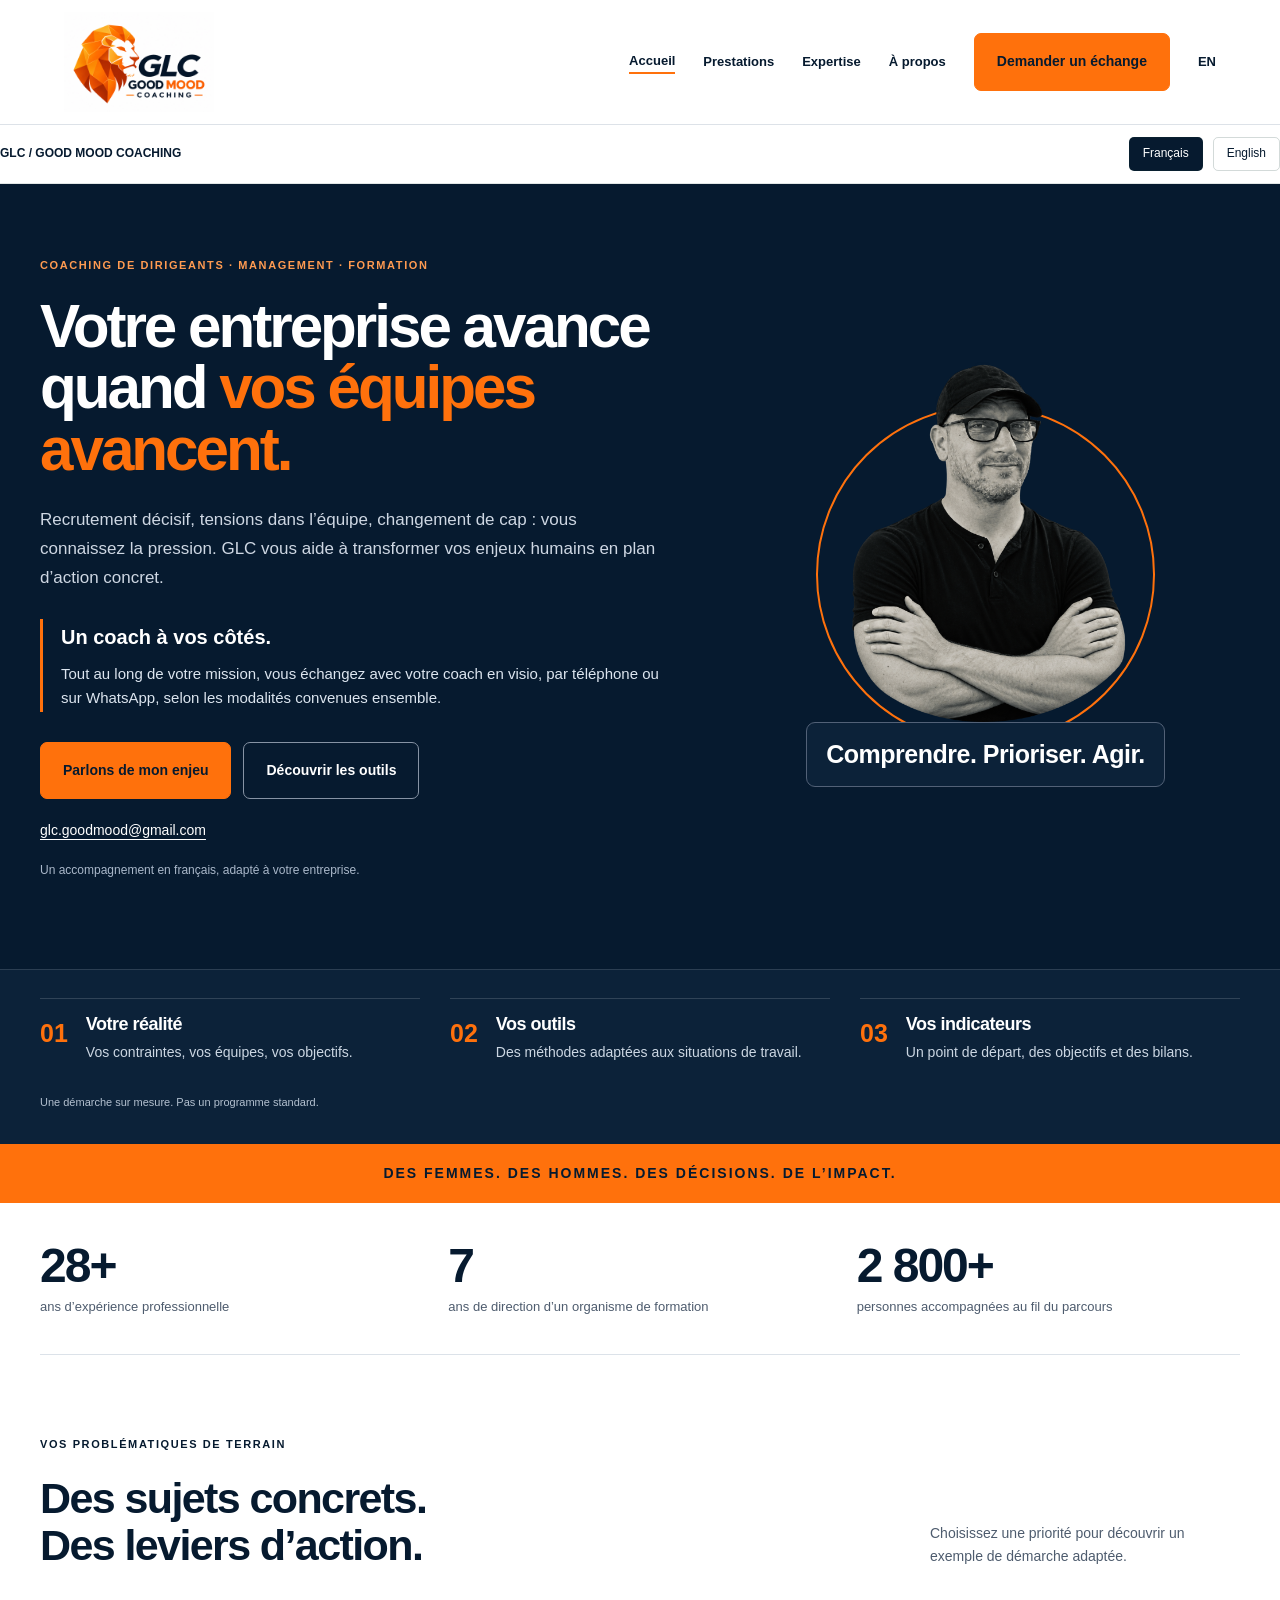
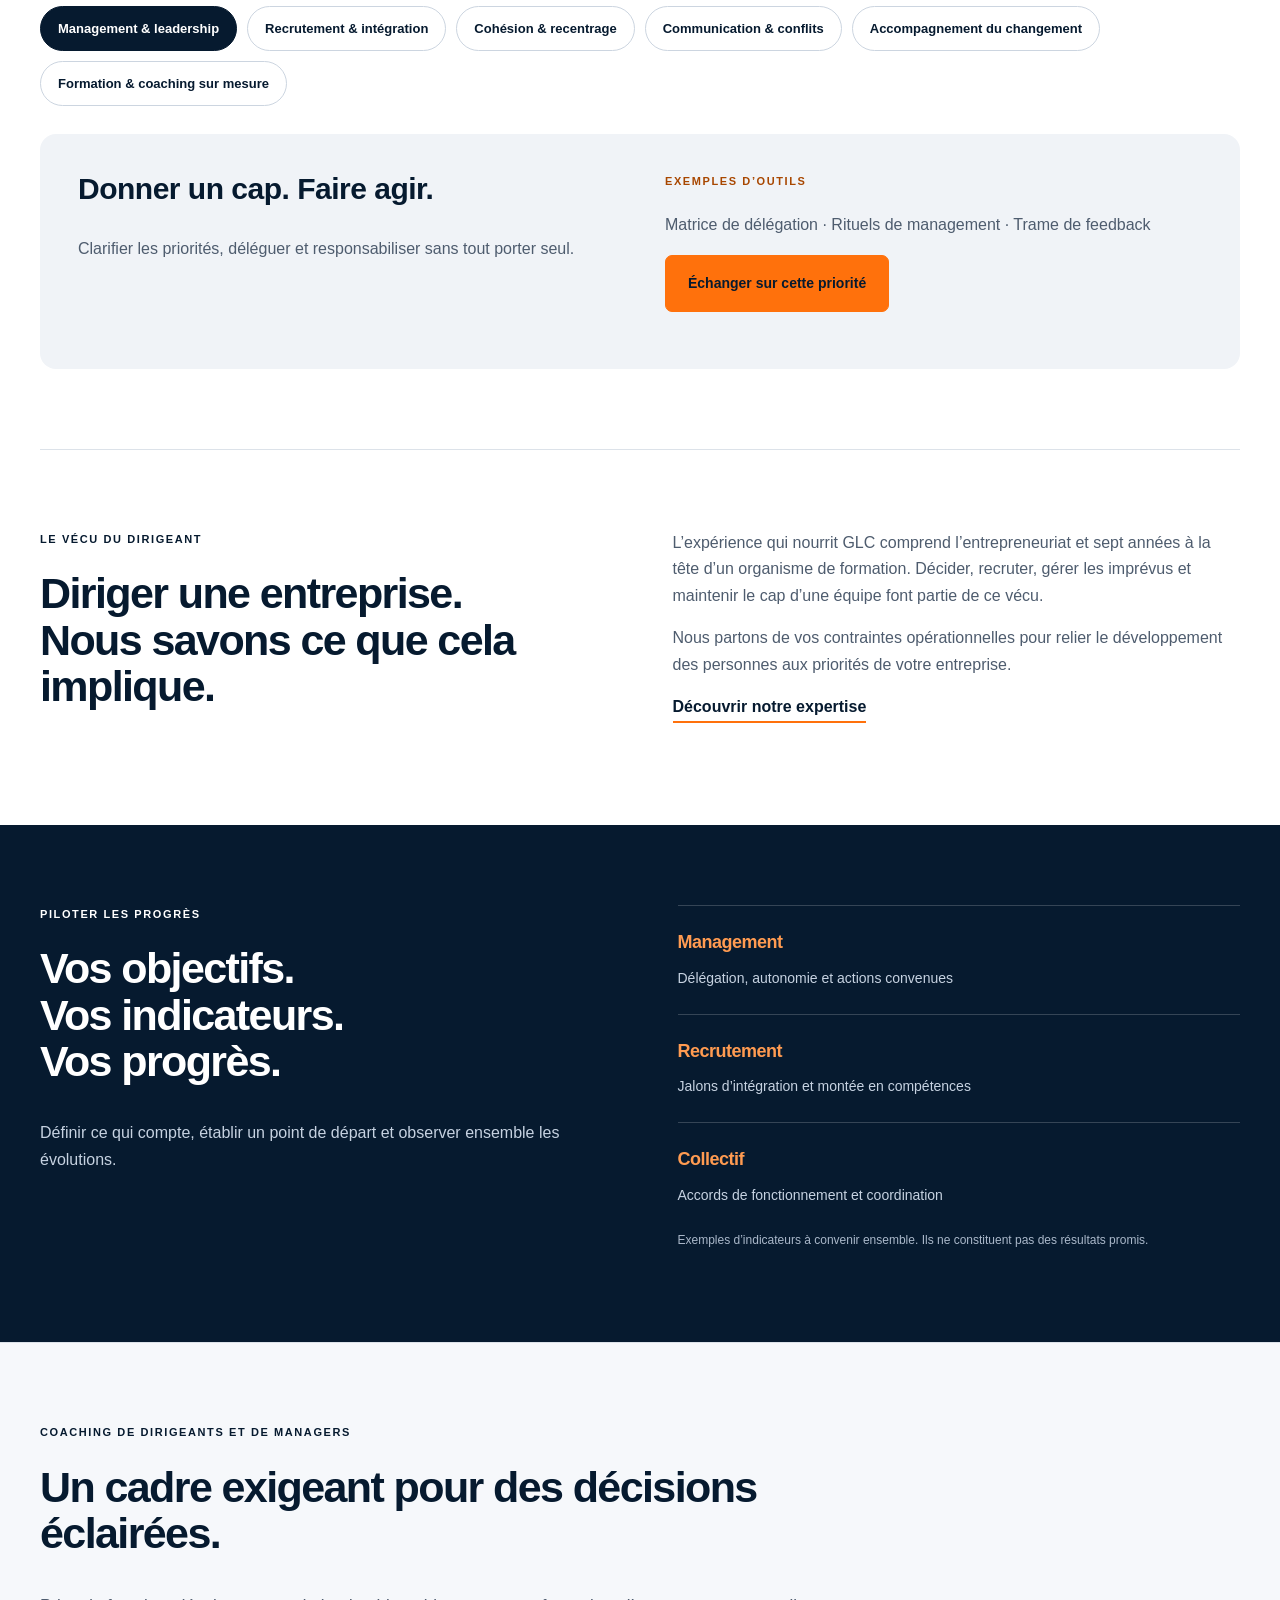
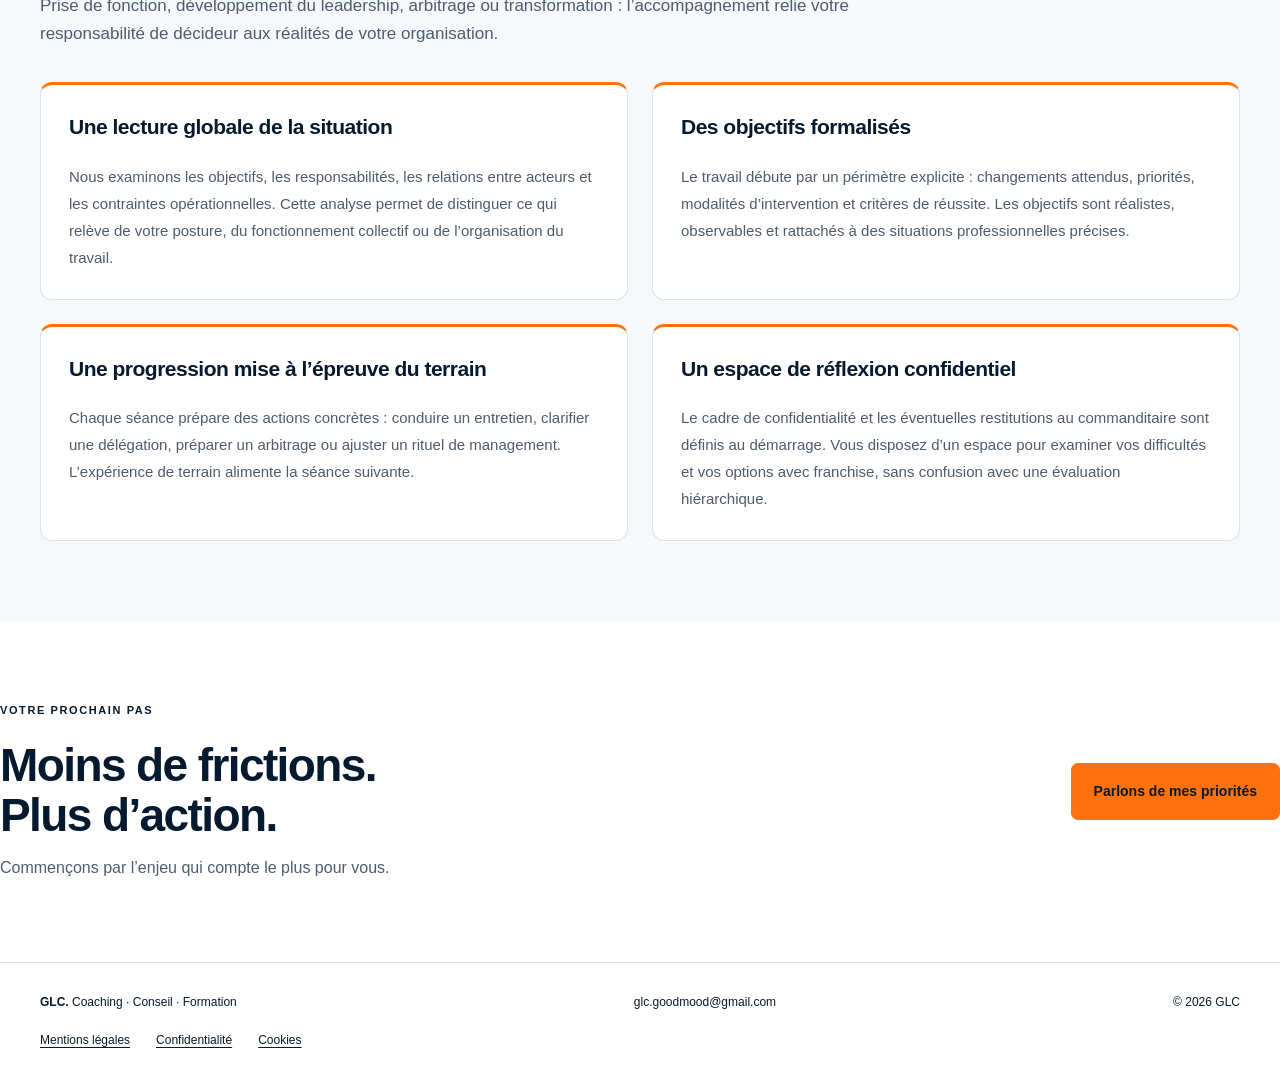
<file: index.html>
<!doctype html><html lang="fr"><head><meta charset="UTF-8"><meta name="viewport" content="width=device-width, initial-scale=1"><title>Coaching de dirigeants & formation des managers | GLC</title><meta name="description" content="GLC : coaching de dirigeants, formation de managers et accompagnement des équipes. Plus de 28 ans d’expérience au service de l’humain et des organisations."><meta name="theme-color" content="#061a2f"><link rel="stylesheet" href="style.css"></head><body><header><a class="logo" href="index.html" aria-label="GLC accueil"><img src="glc-good-mood-coaching.jpeg" alt="GLC Good Mood Coaching" width="1536" height="1024"></a><nav aria-label="Navigation principale"><a href="index.html" aria-current="page" >Accueil</a><a href="prestations.html" >Prestations</a><a href="expertise.html" >Expertise</a><a href="a-propos.html" >À propos</a><a href="contact.html" class="btn" >Demander un échange</a><a href="en-index.html" lang="en" aria-label="Read this page in English">EN</a></nav></header><main><div class="language-entry wrap"><b>GLC / GOOD MOOD COACHING</b><span><a href="index.html" aria-current="true">Français</a><a href="en-index.html" >English</a></span></div><section class="hero-band"><div class="wrap hero"><div><span class="eyebrow">Coaching de dirigeants · Management · Formation</span><h1>Votre entreprise avance<br>quand <em>vos équipes avancent.</em></h1><p class="intro">Recrutement décisif, tensions dans l’équipe, changement de cap : vous connaissez la pression. GLC vous aide à transformer vos enjeux humains en plan d’action concret.</p><div class="coach-availability"><strong>Un coach à vos côtés.</strong><p>Tout au long de votre mission, vous échangez avec votre coach en visio, par téléphone ou sur WhatsApp, selon les modalités convenues ensemble.</p></div><div class="actions"><a class="btn" href="contact.html">Parlons de mon enjeu</a><a class="btn light" href="#outils">Découvrir les outils</a></div><a class="hero-email" href="mailto:glc.goodmood@gmail.com">glc.goodmood@gmail.com</a><p class="note">Un accompagnement en français, adapté à votre entreprise.</p></div><div class="hero-companion"><div class="welcome-portrait"><div class="portrait-medallion"><img src="greg-portrait-transparent.png" alt="Coach GLC" width="1254" height="1254"></div></div><p class="portrait-signature">Comprendre. Prioriser. Agir.</p></div></div></section><section class="method-overview" aria-label="Notre démarche"><div class="wrap"><aside class="impact-board"><span class="eyebrow">VOTRE ENJEU → VOTRE PLAN</span><h2>Comprendre. Prioriser. Agir.</h2><div class="board-row"><b>01</b><div><h3>Votre réalité</h3><p>Vos contraintes, vos équipes, vos objectifs.</p></div></div><div class="board-row"><b>02</b><div><h3>Vos outils</h3><p>Des méthodes adaptées aux situations de travail.</p></div></div><div class="board-row"><b>03</b><div><h3>Vos indicateurs</h3><p>Un point de départ, des objectifs et des bilans.</p></div></div><span class="board-note">Une démarche sur mesure. Pas un programme standard.</span></aside></div></section><div class="signal-strip">DES FEMMES. DES HOMMES. DES DÉCISIONS. DE L’IMPACT.</div><div class="wrap"><div class="stats"><div class="stat"><b>28+</b><span>ans d’expérience professionnelle</span></div><div class="stat"><b>7</b><span>ans de direction d’un organisme de formation</span></div><div class="stat"><b>2 800+</b><span>personnes accompagnées au fil du parcours</span></div></div><section class="section" id="outils"><div class="section-head"><div><span class="eyebrow">VOS PROBLÉMATIQUES DE TERRAIN</span><h2>Des sujets concrets.<br>Des leviers d’action.</h2></div><p>Choisissez une priorité pour découvrir un exemple de démarche adaptée.</p></div><div class="challenge-tabs" role="group" aria-label="Votre priorité"><button class="challenge-tab" type="button" data-index="0" aria-pressed="true">Management & leadership</button><button class="challenge-tab" type="button" data-index="1" aria-pressed="false">Recrutement & intégration</button><button class="challenge-tab" type="button" data-index="2" aria-pressed="false">Cohésion & recentrage</button><button class="challenge-tab" type="button" data-index="3" aria-pressed="false">Communication & conflits</button><button class="challenge-tab" type="button" data-index="4" aria-pressed="false">Accompagnement du changement</button><button class="challenge-tab" type="button" data-index="5" aria-pressed="false">Formation & coaching sur mesure</button><div class="challenge-panel" id="challenge-panel" aria-live="polite"></div></div></section><section class="section founder"><div><span class="eyebrow">LE VÉCU DU DIRIGEANT</span><h2>Diriger une entreprise.<br>Nous savons ce que cela implique.</h2></div><div><p>L’expérience qui nourrit GLC comprend l’entrepreneuriat et sept années à la tête d’un organisme de formation. Décider, recruter, gérer les imprévus et maintenir le cap d’une équipe font partie de ce vécu.</p><p>Nous partons de vos contraintes opérationnelles pour relier le développement des personnes aux priorités de votre entreprise.</p><a href="expertise.html" class="text-link">Découvrir notre expertise</a></div></section></div><section class="dark section"><div class="wrap split"><div><span class="eyebrow">PILOTER LES PROGRÈS</span><h2>Vos objectifs.<br>Vos indicateurs.<br>Vos progrès.</h2><p>Définir ce qui compte, établir un point de départ et observer ensemble les évolutions.</p></div><div class="metrics-list"><div class="step"><h3>Management</h3><p>Délégation, autonomie et actions convenues</p></div><div class="step"><h3>Recrutement</h3><p>Jalons d’intégration et montée en compétences</p></div><div class="step"><h3>Collectif</h3><p>Accords de fonctionnement et coordination</p></div><p class="note">Exemples d’indicateurs à convenir ensemble. Ils ne constituent pas des résultats promis.</p></div></div></section><section class="section professional-section"><div class="wrap"><span class="eyebrow">COACHING DE DIRIGEANTS ET DE MANAGERS</span><h2>Un cadre exigeant pour des décisions éclairées.</h2><p class="section-intro">Prise de fonction, développement du leadership, arbitrage ou transformation : l’accompagnement relie votre responsabilité de décideur aux réalités de votre organisation.</p><div class="professional-grid"><article class="professional-card"><h3>Une lecture globale de la situation</h3><p>Nous examinons les objectifs, les responsabilités, les relations entre acteurs et les contraintes opérationnelles. Cette analyse permet de distinguer ce qui relève de votre posture, du fonctionnement collectif ou de l’organisation du travail.</p></article><article class="professional-card"><h3>Des objectifs formalisés</h3><p>Le travail débute par un périmètre explicite : changements attendus, priorités, modalités d’intervention et critères de réussite. Les objectifs sont réalistes, observables et rattachés à des situations professionnelles précises.</p></article><article class="professional-card"><h3>Une progression mise à l’épreuve du terrain</h3><p>Chaque séance prépare des actions concrètes : conduire un entretien, clarifier une délégation, préparer un arbitrage ou ajuster un rituel de management. L’expérience de terrain alimente la séance suivante.</p></article><article class="professional-card"><h3>Un espace de réflexion confidentiel</h3><p>Le cadre de confidentialité et les éventuelles restitutions au commanditaire sont définis au démarrage. Vous disposez d’un espace pour examiner vos difficultés et vos options avec franchise, sans confusion avec une évaluation hiérarchique.</p></article></div></div></section><section class="section wrap cta"><div><span class="eyebrow">VOTRE PROCHAIN PAS</span><h2>Moins de frictions.<br>Plus d’action.</h2><p>Commençons par l’enjeu qui compte le plus pour vous.</p></div><a class="btn" href="contact.html">Parlons de mes priorités</a></section><script>const challenges=[["management", "Management & leadership", "Donner un cap. Faire agir.", "Clarifier les priorités, déléguer et responsabiliser sans tout porter seul.", "Matrice de délégation · Rituels de management · Trame de feedback", "Autonomie, actions réalisées, temps consacré aux urgences"], ["recrutement", "Recrutement & intégration", "Choisir avec méthode. Intégrer avec soin.", "Objectiver les critères de recrutement et anticiper les difficultés d’intégration.", "Fiche de poste · Grille d’entretien structurée · Parcours 30/60/90 jours", "Jalons d’intégration, compétences acquises, points de vigilance"], ["equipes", "Cohésion & recentrage", "Une équipe. Un cap. Des engagements.", "Clarifier les rôles, recréer du dialogue et recentrer l’équipe sur ses objectifs.", "Cartographie des rôles · Atelier d’alignement · Engagements collectifs", "Clarté des responsabilités, coopération, suivi des engagements"], ["conflits", "Communication & conflits", "Sortir des tensions. Retrouver l’action.", "Comprendre les désaccords et préparer des échanges exigeants et constructifs.", "Analyse des situations · Trame d’entretien difficile · Accords de fonctionnement", "Points de blocage, accords suivis, qualité du dialogue"], ["changement", "Accompagnement du changement", "Transformer sans perdre le collectif.", "Donner du sens, écouter les résistances et préparer les managers à la transition.", "Cartographie des acteurs · Analyse des impacts · Plan de communication", "Adoption des nouvelles pratiques, freins identifiés, avancement"], ["formation", "Formation & coaching sur mesure", "Des outils qui sortent de la salle.", "Développer les compétences à partir de vos situations, de vos métiers et de vos contraintes.", "Diagnostic des besoins · Mises en situation · Plan de transfert au poste", "Compétences observées, application au travail, progression individuelle"]];const panel=document.getElementById('challenge-panel');function selectChallenge(i){const s=challenges[i];document.querySelectorAll('.challenge-tab').forEach((b,n)=>b.setAttribute('aria-pressed',String(n===i)));panel.replaceChildren();const copy=document.createElement('div');const h=document.createElement('h3');h.textContent=s[2];const p=document.createElement('p');p.textContent=s[3];copy.append(h,p);const tool=document.createElement('div');const label=document.createElement('span');label.className='eyebrow';label.textContent="EXEMPLES D\u2019OUTILS";const desc=document.createElement('p');desc.textContent=s[4];const a=document.createElement('a');a.className='btn';a.href='contact.html?besoin='+s[0];a.textContent="\u00c9changer sur cette priorit\u00e9";tool.append(label,desc,a);panel.append(copy,tool);}document.querySelectorAll('.challenge-tab').forEach(b=>b.addEventListener('click',()=>selectChallenge(Number(b.dataset.index))));selectChallenge(0);</script></main><footer><div class="wrap foot"><span><b>GLC.</b> Coaching · Conseil · Formation</span><a href="mailto:glc.goodmood@gmail.com">glc.goodmood@gmail.com</a><span>© 2026 GLC</span></div><div class="wrap legal-links"><a href="mentions-legales.html">Mentions légales</a><a href="mentions-legales.html#confidentialite">Confidentialité</a><a href="mentions-legales.html#cookies">Cookies</a></div></footer></body></html>
</file>
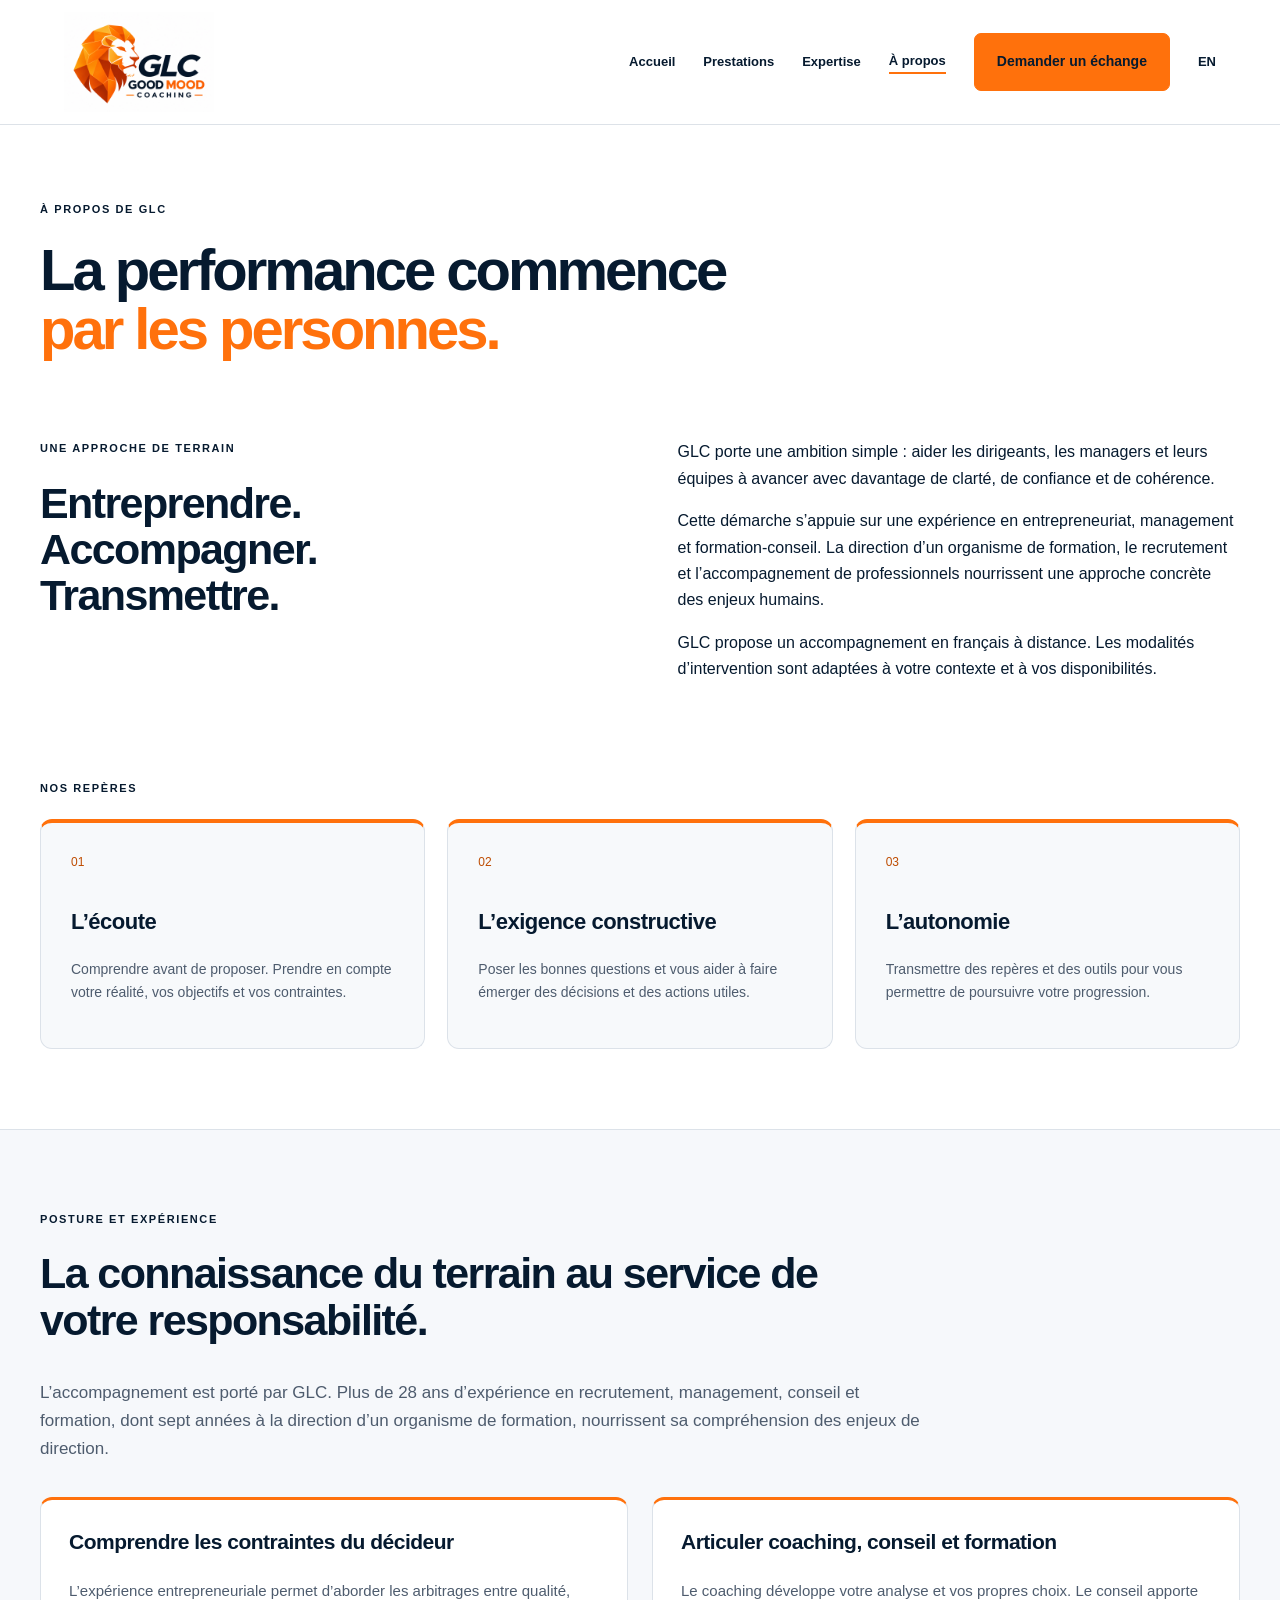
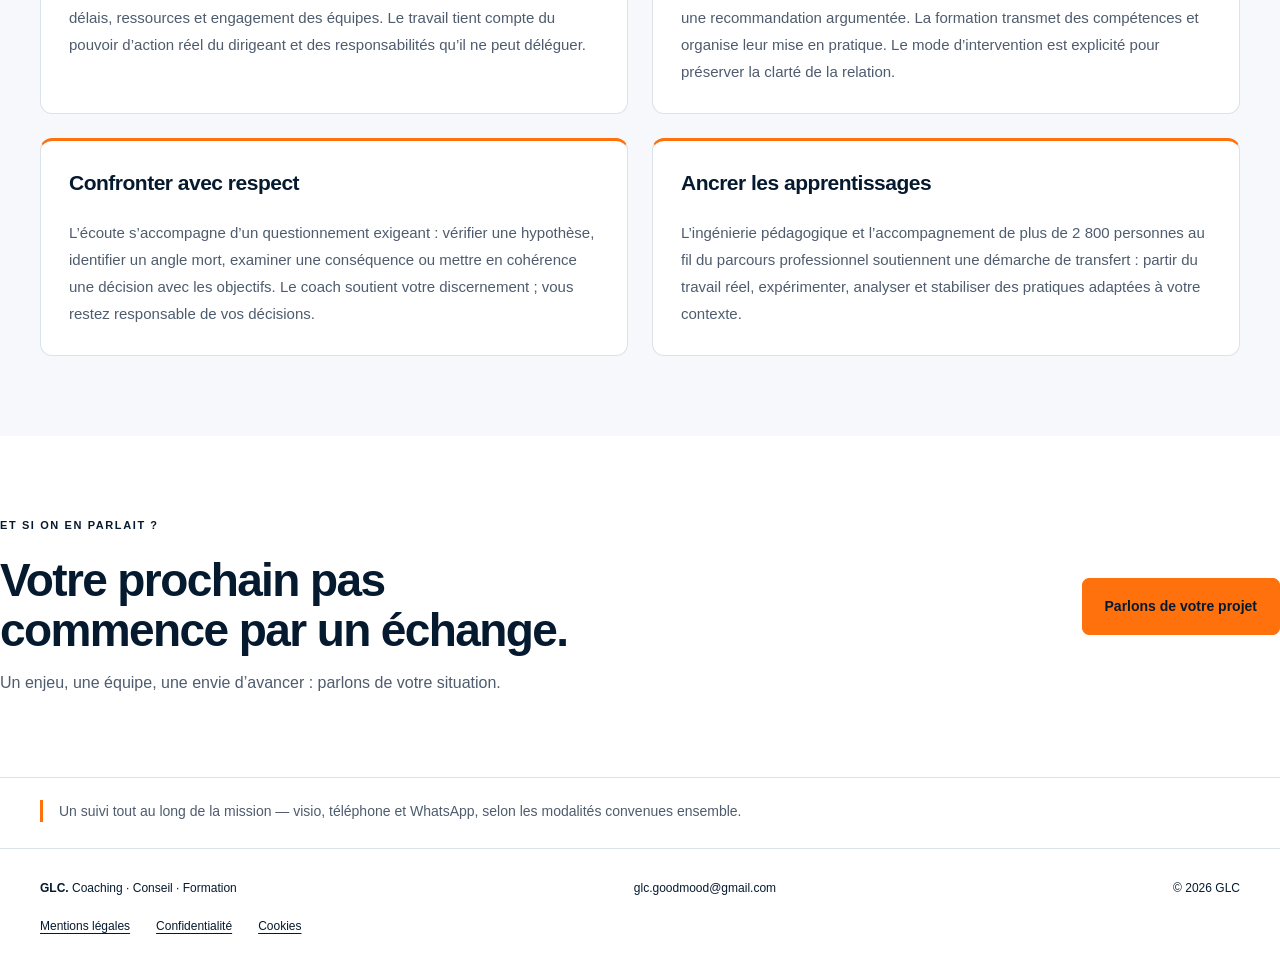
<file: a-propos.html>
<!doctype html><html lang="fr"><head><meta charset="UTF-8"><meta name="viewport" content="width=device-width, initial-scale=1"><title>À propos | GLC</title><meta name="description" content="GLC : coaching de dirigeants, formation de managers et accompagnement des équipes. Plus de 28 ans d’expérience au service de l’humain et des organisations."><meta name="theme-color" content="#061a2f"><link rel="stylesheet" href="style.css"></head><body><header><a class="logo" href="index.html" aria-label="GLC accueil"><img src="glc-good-mood-coaching.jpeg" alt="GLC Good Mood Coaching" width="1536" height="1024"></a><nav aria-label="Navigation principale"><a href="index.html" >Accueil</a><a href="prestations.html" >Prestations</a><a href="expertise.html" >Expertise</a><a href="a-propos.html" aria-current="page" >À propos</a><a href="contact.html" class="btn" >Demander un échange</a><a href="en-a-propos.html" lang="en" aria-label="Read this page in English">EN</a></nav></header><main><div class="wrap"><div class="page-head"><span class="eyebrow">À propos de GLC</span><h1>La performance commence<br><em>par les personnes.</em></h1></div><section class="split section" style="padding-top:10px"><div><span class="eyebrow">Une approche de terrain</span><h2>Entreprendre.<br>Accompagner.<br>Transmettre.</h2></div><div><p>GLC porte une ambition simple : aider les dirigeants, les managers et leurs équipes à avancer avec davantage de clarté, de confiance et de cohérence.</p><p>Cette démarche s’appuie sur une expérience en entrepreneuriat, management et formation-conseil. La direction d’un organisme de formation, le recrutement et l’accompagnement de professionnels nourrissent une approche concrète des enjeux humains.</p><p>GLC propose un accompagnement en français à distance. Les modalités d’intervention sont adaptées à votre contexte et à vos disponibilités.</p></div></section><section class="section" style="padding-top:0"><span class="eyebrow">Nos repères</span><div class="cards"><article class="card"><span class="num">01</span><h3>L’écoute</h3><p>Comprendre avant de proposer. Prendre en compte votre réalité, vos objectifs et vos contraintes.</p></article><article class="card"><span class="num">02</span><h3>L’exigence constructive</h3><p>Poser les bonnes questions et vous aider à faire émerger des décisions et des actions utiles.</p></article><article class="card"><span class="num">03</span><h3>L’autonomie</h3><p>Transmettre des repères et des outils pour vous permettre de poursuivre votre progression.</p></article></div></section></div><section class="section professional-section"><div class="wrap"><span class="eyebrow">POSTURE ET EXPÉRIENCE</span><h2>La connaissance du terrain au service de votre responsabilité.</h2><p class="section-intro">L’accompagnement est porté par GLC. Plus de 28 ans d’expérience en recrutement, management, conseil et formation, dont sept années à la direction d’un organisme de formation, nourrissent sa compréhension des enjeux de direction.</p><div class="professional-grid"><article class="professional-card"><h3>Comprendre les contraintes du décideur</h3><p>L’expérience entrepreneuriale permet d’aborder les arbitrages entre qualité, délais, ressources et engagement des équipes. Le travail tient compte du pouvoir d’action réel du dirigeant et des responsabilités qu’il ne peut déléguer.</p></article><article class="professional-card"><h3>Articuler coaching, conseil et formation</h3><p>Le coaching développe votre analyse et vos propres choix. Le conseil apporte une recommandation argumentée. La formation transmet des compétences et organise leur mise en pratique. Le mode d’intervention est explicité pour préserver la clarté de la relation.</p></article><article class="professional-card"><h3>Confronter avec respect</h3><p>L’écoute s’accompagne d’un questionnement exigeant : vérifier une hypothèse, identifier un angle mort, examiner une conséquence ou mettre en cohérence une décision avec les objectifs. Le coach soutient votre discernement ; vous restez responsable de vos décisions.</p></article><article class="professional-card"><h3>Ancrer les apprentissages</h3><p>L’ingénierie pédagogique et l’accompagnement de plus de 2 800 personnes au fil du parcours professionnel soutiennent une démarche de transfert : partir du travail réel, expérimenter, analyser et stabiliser des pratiques adaptées à votre contexte.</p></article></div></div></section><section class="section wrap cta"><div><span class="eyebrow">Et si on en parlait ?</span><h2>Votre prochain pas<br>commence par un échange.</h2><p>Un enjeu, une équipe, une envie d’avancer : parlons de votre situation.</p></div><a class="btn" href="contact.html">Parlons de votre projet</a></section><aside class="availability-reminder wrap"><p>Un suivi tout au long de la mission — visio, téléphone et WhatsApp, selon les modalités convenues ensemble.</p></aside></main><footer><div class="wrap foot"><span><b>GLC.</b> Coaching · Conseil · Formation</span><a href="mailto:glc.goodmood@gmail.com">glc.goodmood@gmail.com</a><span>© 2026 GLC</span></div><div class="wrap legal-links"><a href="mentions-legales.html">Mentions légales</a><a href="mentions-legales.html#confidentialite">Confidentialité</a><a href="mentions-legales.html#cookies">Cookies</a></div></footer></body></html>
</file>
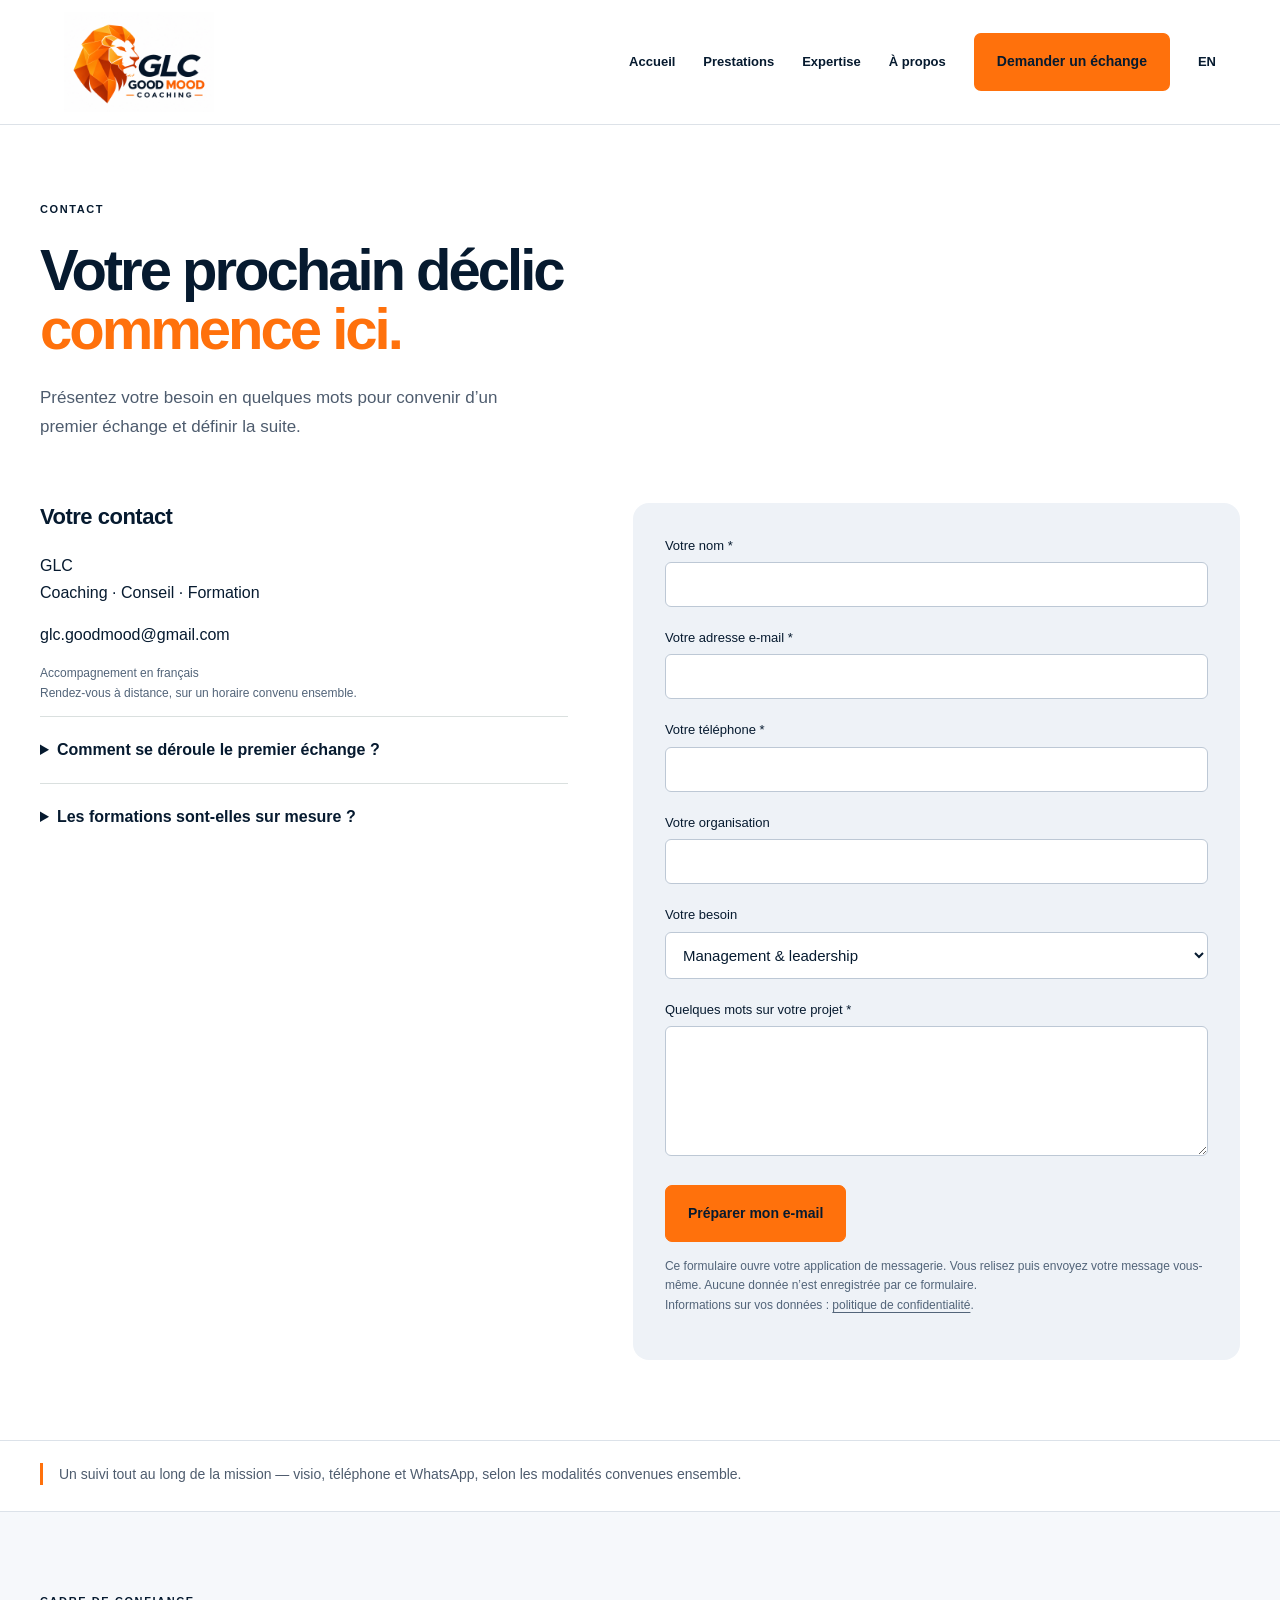
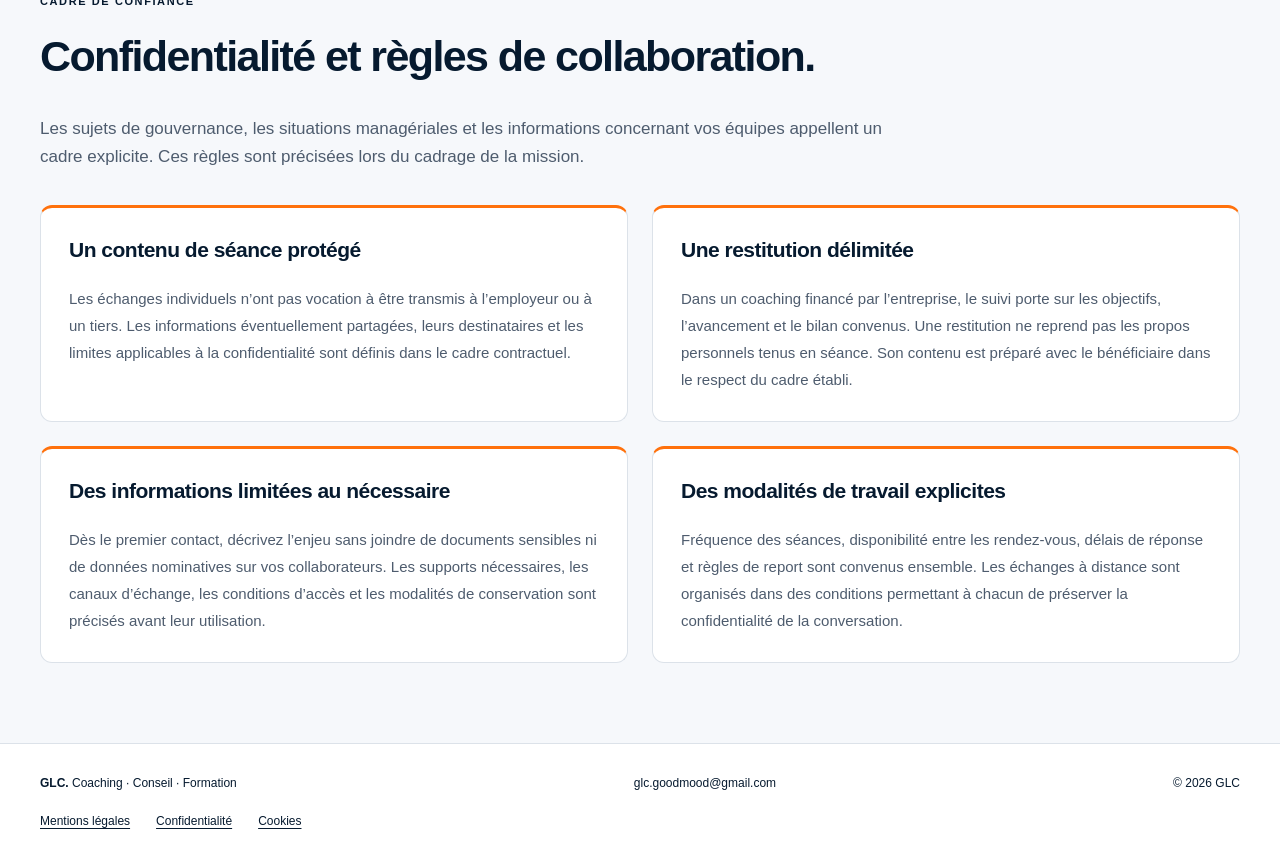
<file: contact.html>
<!doctype html><html lang="fr"><head><meta charset="UTF-8"><meta name="viewport" content="width=device-width, initial-scale=1"><title>Contact | GLC</title><meta name="description" content="GLC : coaching de dirigeants, formation de managers et accompagnement des équipes. Plus de 28 ans d’expérience au service de l’humain et des organisations."><meta name="theme-color" content="#061a2f"><link rel="stylesheet" href="style.css"></head><body><header><a class="logo" href="index.html" aria-label="GLC accueil"><img src="glc-good-mood-coaching.jpeg" alt="GLC Good Mood Coaching" width="1536" height="1024"></a><nav aria-label="Navigation principale"><a href="index.html" >Accueil</a><a href="prestations.html" >Prestations</a><a href="expertise.html" >Expertise</a><a href="a-propos.html" >À propos</a><a href="#contact-form" aria-current="page" class="btn" >Demander un échange</a><a href="en-contact.html" lang="en" aria-label="Read this page in English">EN</a></nav></header><main><div class="wrap"><div class="page-head"><span class="eyebrow">Contact</span><h1>Votre prochain déclic<br><em>commence ici.</em></h1><p class="intro">Présentez votre besoin en quelques mots pour convenir d’un premier échange et définir la suite.</p></div><div class="contact"><div><h3>Votre contact</h3><p>GLC<br>Coaching · Conseil · Formation</p><p><a href="mailto:glc.goodmood@gmail.com">glc.goodmood@gmail.com</a></p><p class="note">Accompagnement en français<br>Rendez-vous à distance, sur un horaire convenu ensemble.</p><details><summary>Comment se déroule le premier échange ?</summary><p>Nous faisons le point sur votre contexte, vos attentes et les possibilités d’accompagnement. Les modalités et le devis sont ensuite définis selon votre besoin.</p></details><details><summary>Les formations sont-elles sur mesure ?</summary><p>Oui. Le programme se construit autour de vos objectifs, du public concerné et des situations rencontrées sur le terrain.</p></details></div><form id="contact-form"><label for="name">Votre nom *</label><input id="name" name="name" autocomplete="name" required><label for="email">Votre adresse e-mail *</label><input id="email" type="email" name="email" autocomplete="email" required><label for="phone">Votre téléphone *</label><input id="phone" name="phone" type="tel" autocomplete="tel" required minlength="6" maxlength="25"><label for="org">Votre organisation</label><input id="org" name="org" autocomplete="organization"><label for="need">Votre besoin</label><select id="need"><option value="management">Management & leadership</option><option value="recrutement">Recrutement & intégration</option><option value="equipes">Cohésion & recentrage</option><option value="conflits">Communication & conflits</option><option value="changement">Accompagnement du changement</option><option value="formation">Formation & coaching sur mesure</option><option value="coaching">Coaching de dirigeants</option><option value="conseil">Conseil & ingénierie pédagogique</option><option value="autre">Autre demande</option></select><label for="message">Quelques mots sur votre projet *</label><textarea id="message" required></textarea><button class="btn" type="submit">Préparer mon e-mail</button><p class="note" style="margin:15px 0 0">Ce formulaire ouvre votre application de messagerie. Vous relisez puis envoyez votre message vous-même. Aucune donnée n’est enregistrée par ce formulaire.</p><p class="note"> Informations sur vos données : <a href="mentions-legales.html#confidentialite">politique de confidentialité</a>.</p><p id="feedback" role="status" class="note"></p></form></div></div><script>const form=document.getElementById('contact-form');const need=document.getElementById('need');const q=new URLSearchParams(location.search).get('besoin');if([...need.options].some(o=>o.value===q))need.value=q;form.addEventListener('submit',e=>{e.preventDefault();const name=document.getElementById('name').value.trim();const email=document.getElementById('email').value.trim();const phone=document.getElementById('phone').value.trim();const org=document.getElementById('org').value.trim();const msg=document.getElementById('message').value.trim();const subject='Demande GLC — '+need.options[need.selectedIndex].text;const body='Bonjour GLC,\n\n'+msg+'\n\nNom : '+name+'\nTéléphone : '+phone+'\nE-mail : '+email+'\nOrganisation : '+org;location.href='mailto:glc.goodmood@gmail.com?subject='+encodeURIComponent(subject)+'&body='+encodeURIComponent(body);document.getElementById('feedback').textContent='Si votre messagerie ne s’ouvre pas, écrivez directement à glc.goodmood@gmail.com.'});</script><aside class="availability-reminder wrap"><p>Un suivi tout au long de la mission — visio, téléphone et WhatsApp, selon les modalités convenues ensemble.</p></aside><section class="section professional-section"><div class="wrap"><span class="eyebrow">CADRE DE CONFIANCE</span><h2>Confidentialité et règles de collaboration.</h2><p class="section-intro">Les sujets de gouvernance, les situations managériales et les informations concernant vos équipes appellent un cadre explicite. Ces règles sont précisées lors du cadrage de la mission.</p><div class="professional-grid"><article class="professional-card"><h3>Un contenu de séance protégé</h3><p>Les échanges individuels n’ont pas vocation à être transmis à l’employeur ou à un tiers. Les informations éventuellement partagées, leurs destinataires et les limites applicables à la confidentialité sont définis dans le cadre contractuel.</p></article><article class="professional-card"><h3>Une restitution délimitée</h3><p>Dans un coaching financé par l’entreprise, le suivi porte sur les objectifs, l’avancement et le bilan convenus. Une restitution ne reprend pas les propos personnels tenus en séance. Son contenu est préparé avec le bénéficiaire dans le respect du cadre établi.</p></article><article class="professional-card"><h3>Des informations limitées au nécessaire</h3><p>Dès le premier contact, décrivez l’enjeu sans joindre de documents sensibles ni de données nominatives sur vos collaborateurs. Les supports nécessaires, les canaux d’échange, les conditions d’accès et les modalités de conservation sont précisés avant leur utilisation.</p></article><article class="professional-card"><h3>Des modalités de travail explicites</h3><p>Fréquence des séances, disponibilité entre les rendez-vous, délais de réponse et règles de report sont convenus ensemble. Les échanges à distance sont organisés dans des conditions permettant à chacun de préserver la confidentialité de la conversation.</p></article></div></div></section></main><footer><div class="wrap foot"><span><b>GLC.</b> Coaching · Conseil · Formation</span><a href="mailto:glc.goodmood@gmail.com">glc.goodmood@gmail.com</a><span>© 2026 GLC</span></div><div class="wrap legal-links"><a href="mentions-legales.html">Mentions légales</a><a href="mentions-legales.html#confidentialite">Confidentialité</a><a href="mentions-legales.html#cookies">Cookies</a></div></footer></body></html>
</file>
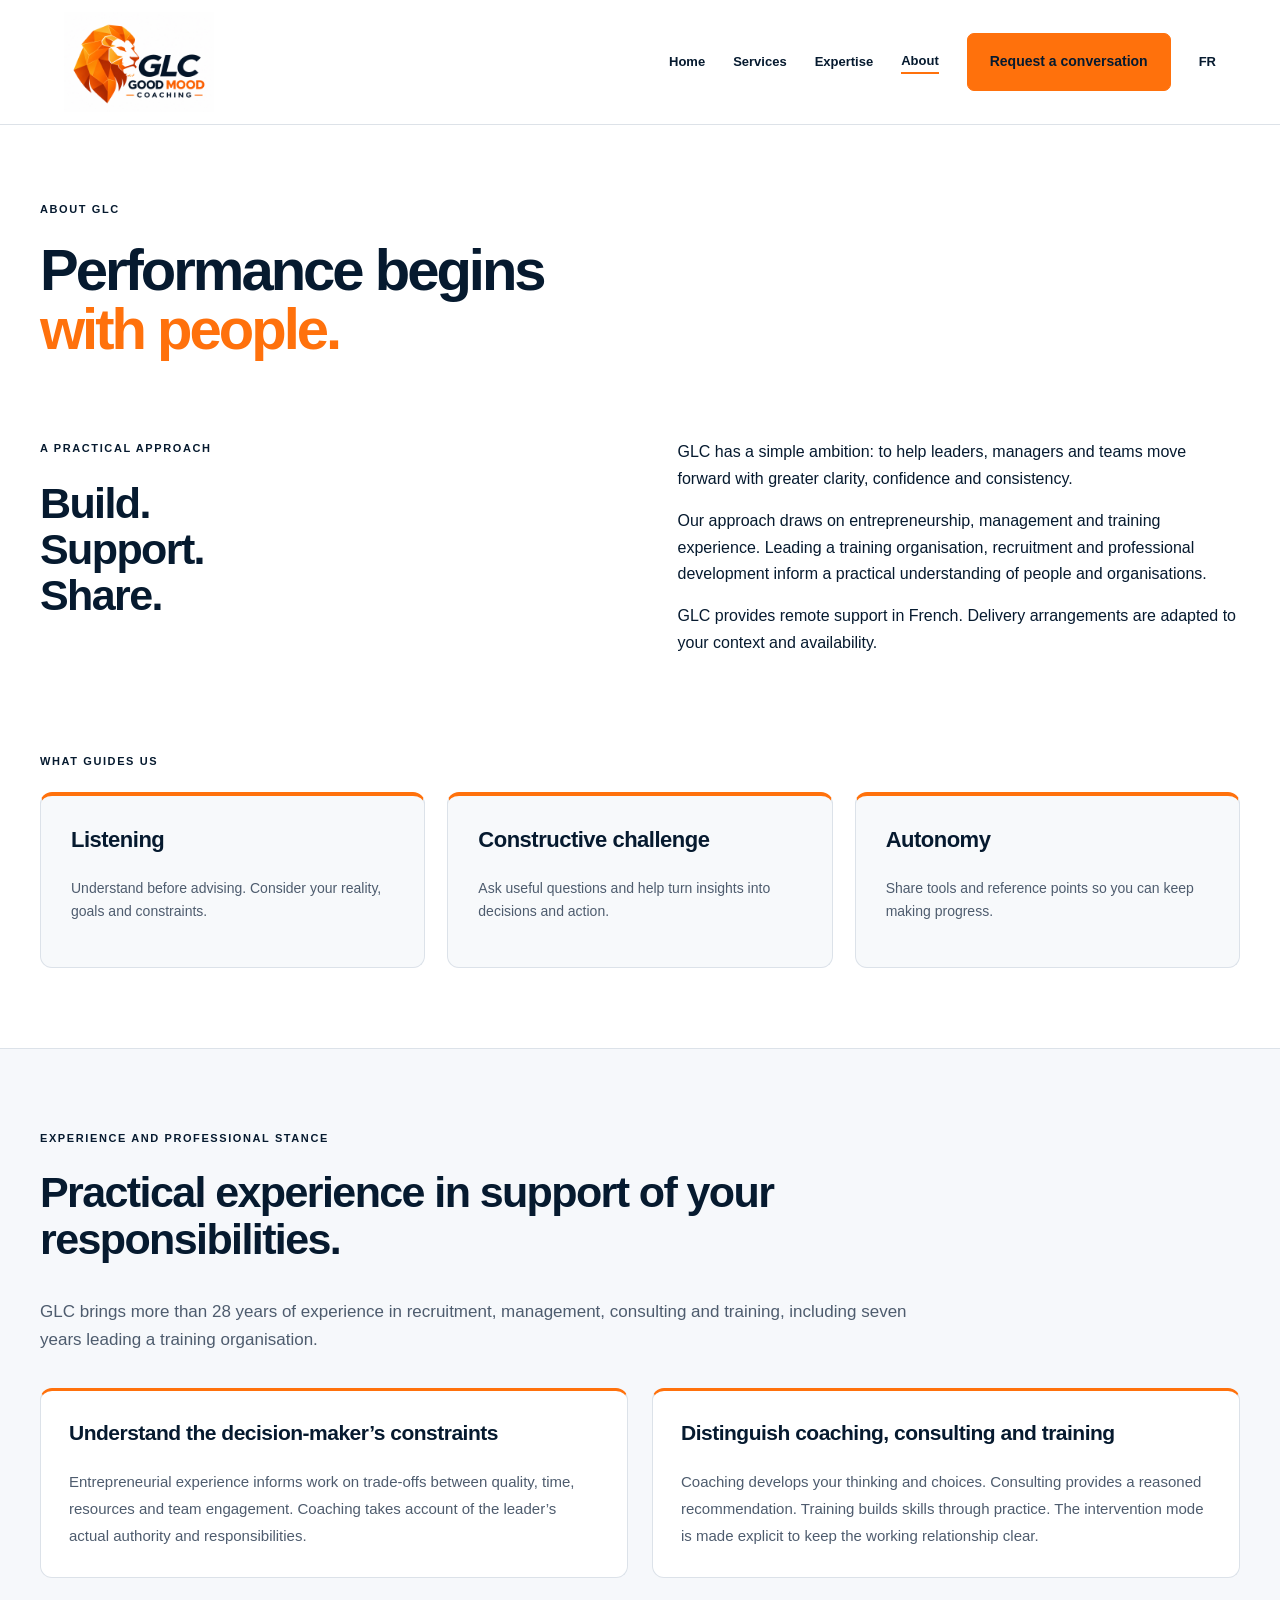
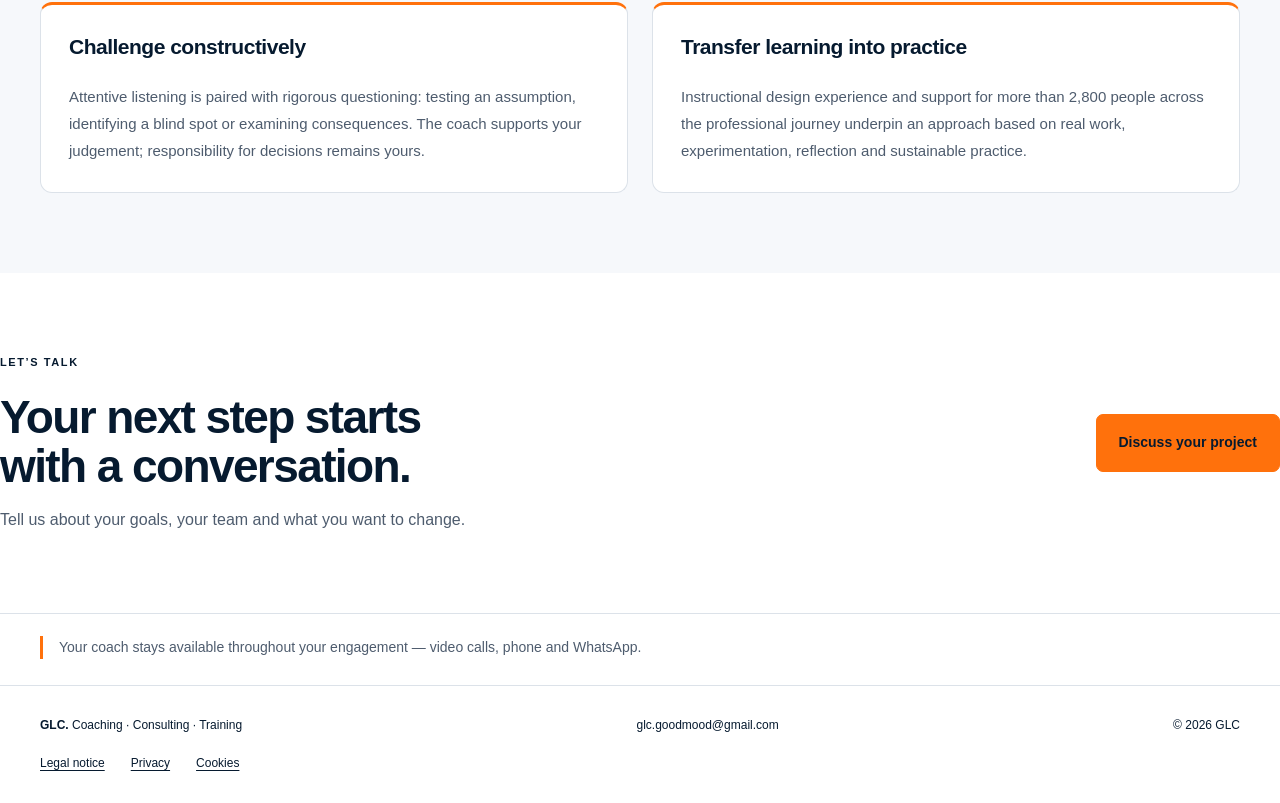
<file: en-a-propos.html>
<!doctype html><html lang="en"><head><meta charset="UTF-8"><meta name="viewport" content="width=device-width, initial-scale=1"><title>About | GLC</title><meta name="description" content="GLC — Executive coaching, manager training and team development. Practical support built on more than 28 years of professional experience."><link rel="stylesheet" href="style.css"></head><body><header><a class="logo" href="en-index.html"><img src="glc-good-mood-coaching.jpeg" alt="GLC Good Mood Coaching" width="1536" height="1024"></a><nav aria-label="Main navigation"><a href="en-index.html" >Home</a><a href="en-prestations.html" >Services</a><a href="en-expertise.html" >Expertise</a><a href="en-a-propos.html" aria-current="page" >About</a><a href="en-contact.html" class="btn" >Request a conversation</a><a href="a-propos.html" lang="fr" aria-label="Lire cette page en français">FR</a></nav></header><main><div class="wrap"><div class="page-head"><span class="eyebrow">About GLC</span><h1>Performance begins<br><em>with people.</em></h1></div><section class="split section" style="padding-top:10px"><div><span class="eyebrow">A practical approach</span><h2>Build.<br>Support.<br>Share.</h2></div><div><p>GLC has a simple ambition: to help leaders, managers and teams move forward with greater clarity, confidence and consistency.</p><p>Our approach draws on entrepreneurship, management and training experience. Leading a training organisation, recruitment and professional development inform a practical understanding of people and organisations.</p><p>GLC provides remote support in French. Delivery arrangements are adapted to your context and availability.</p></div></section><section class="section" style="padding-top:0"><span class="eyebrow">What guides us</span><div class="cards"><article class="card"><h3>Listening</h3><p>Understand before advising. Consider your reality, goals and constraints.</p></article><article class="card"><h3>Constructive challenge</h3><p>Ask useful questions and help turn insights into decisions and action.</p></article><article class="card"><h3>Autonomy</h3><p>Share tools and reference points so you can keep making progress.</p></article></div></section></div><section class="section professional-section"><div class="wrap"><span class="eyebrow">EXPERIENCE AND PROFESSIONAL STANCE</span><h2>Practical experience in support of your responsibilities.</h2><p class="section-intro">GLC brings more than 28 years of experience in recruitment, management, consulting and training, including seven years leading a training organisation.</p><div class="professional-grid"><article class="professional-card"><h3>Understand the decision-maker’s constraints</h3><p>Entrepreneurial experience informs work on trade-offs between quality, time, resources and team engagement. Coaching takes account of the leader’s actual authority and responsibilities.</p></article><article class="professional-card"><h3>Distinguish coaching, consulting and training</h3><p>Coaching develops your thinking and choices. Consulting provides a reasoned recommendation. Training builds skills through practice. The intervention mode is made explicit to keep the working relationship clear.</p></article><article class="professional-card"><h3>Challenge constructively</h3><p>Attentive listening is paired with rigorous questioning: testing an assumption, identifying a blind spot or examining consequences. The coach supports your judgement; responsibility for decisions remains yours.</p></article><article class="professional-card"><h3>Transfer learning into practice</h3><p>Instructional design experience and support for more than 2,800 people across the professional journey underpin an approach based on real work, experimentation, reflection and sustainable practice.</p></article></div></div></section><section class="section wrap cta"><div><span class="eyebrow">Let’s talk</span><h2>Your next step starts<br>with a conversation.</h2><p>Tell us about your goals, your team and what you want to change.</p></div><a class="btn" href="en-contact.html">Discuss your project</a></section><aside class="availability-reminder wrap"><p>Your coach stays available throughout your engagement — video calls, phone and WhatsApp.</p></aside></main><footer><div class="wrap foot"><span><b>GLC.</b> Coaching · Consulting · Training</span><a href="mailto:glc.goodmood@gmail.com">glc.goodmood@gmail.com</a><span>© 2026 GLC</span></div><div class="wrap legal-links"><a href="en-mentions-legales.html">Legal notice</a><a href="en-mentions-legales.html#confidentialite">Privacy</a><a href="en-mentions-legales.html#cookies">Cookies</a></div></footer></body></html>
</file>
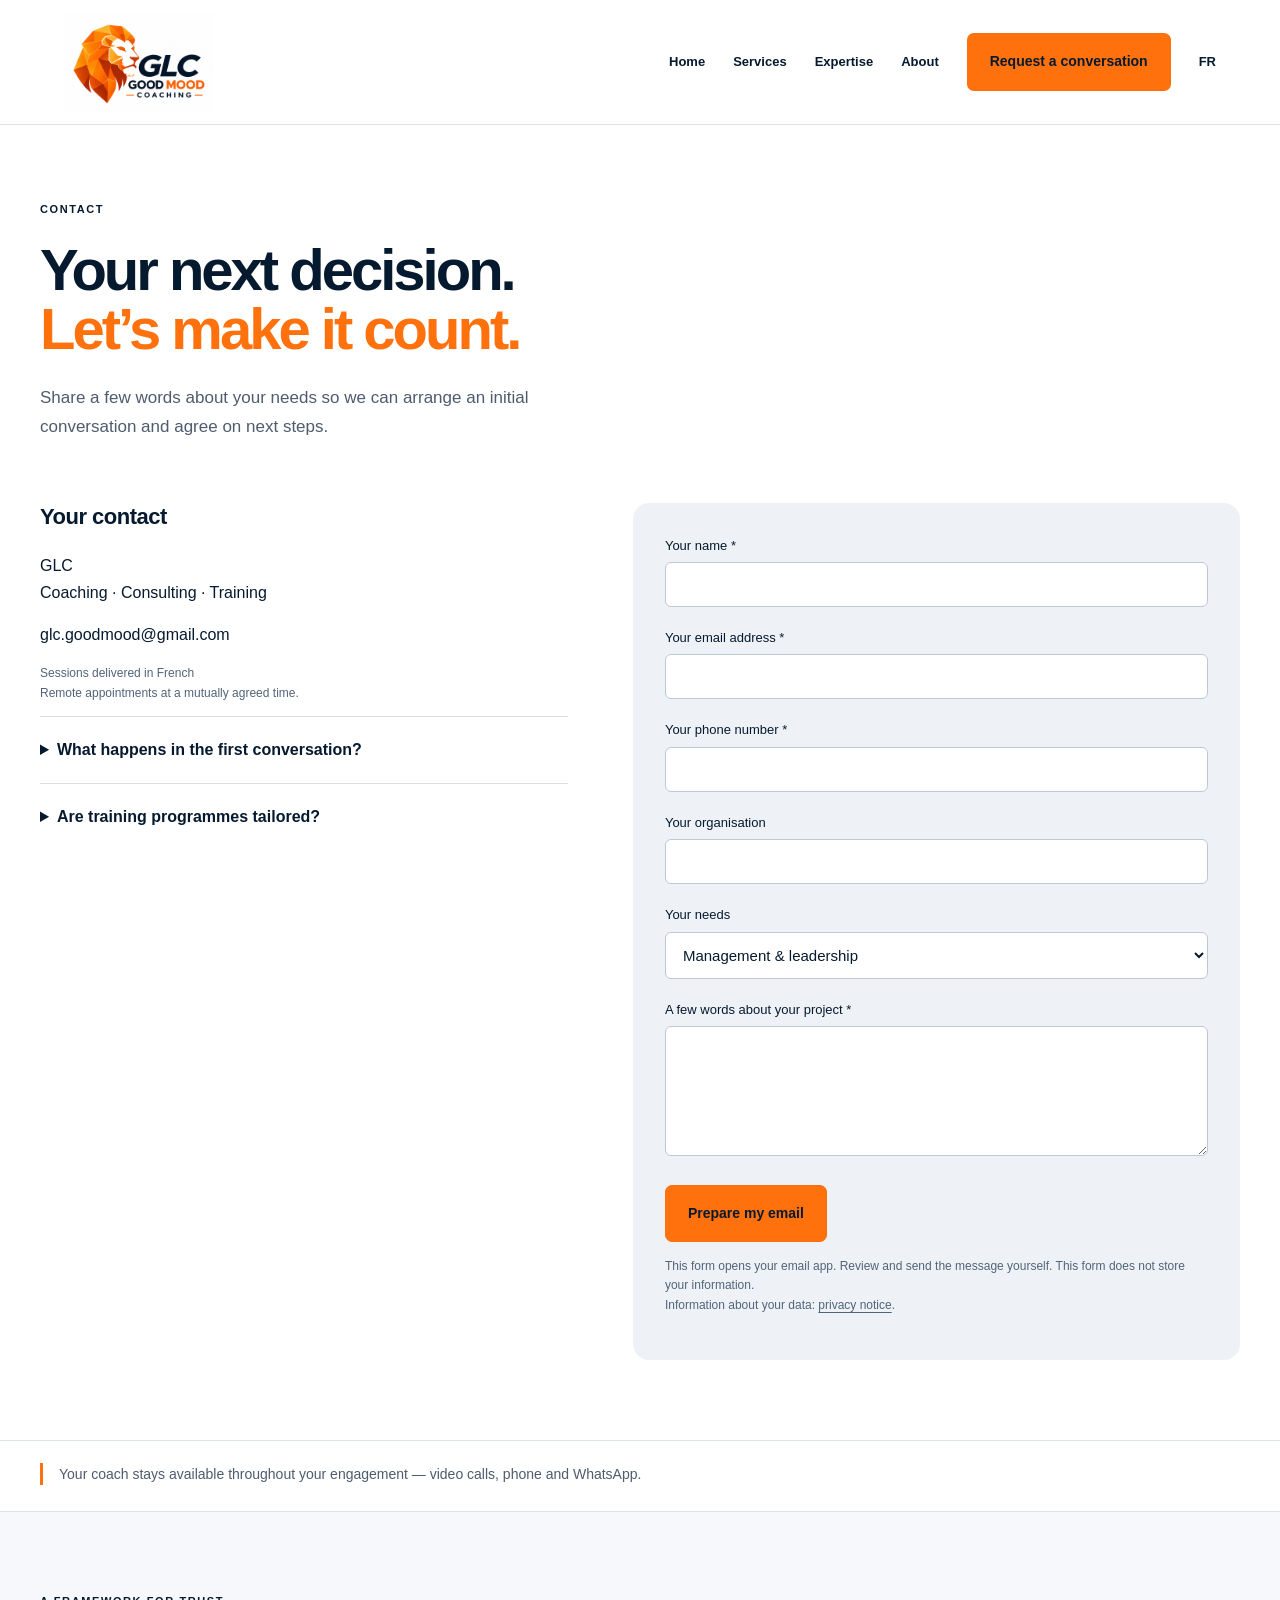
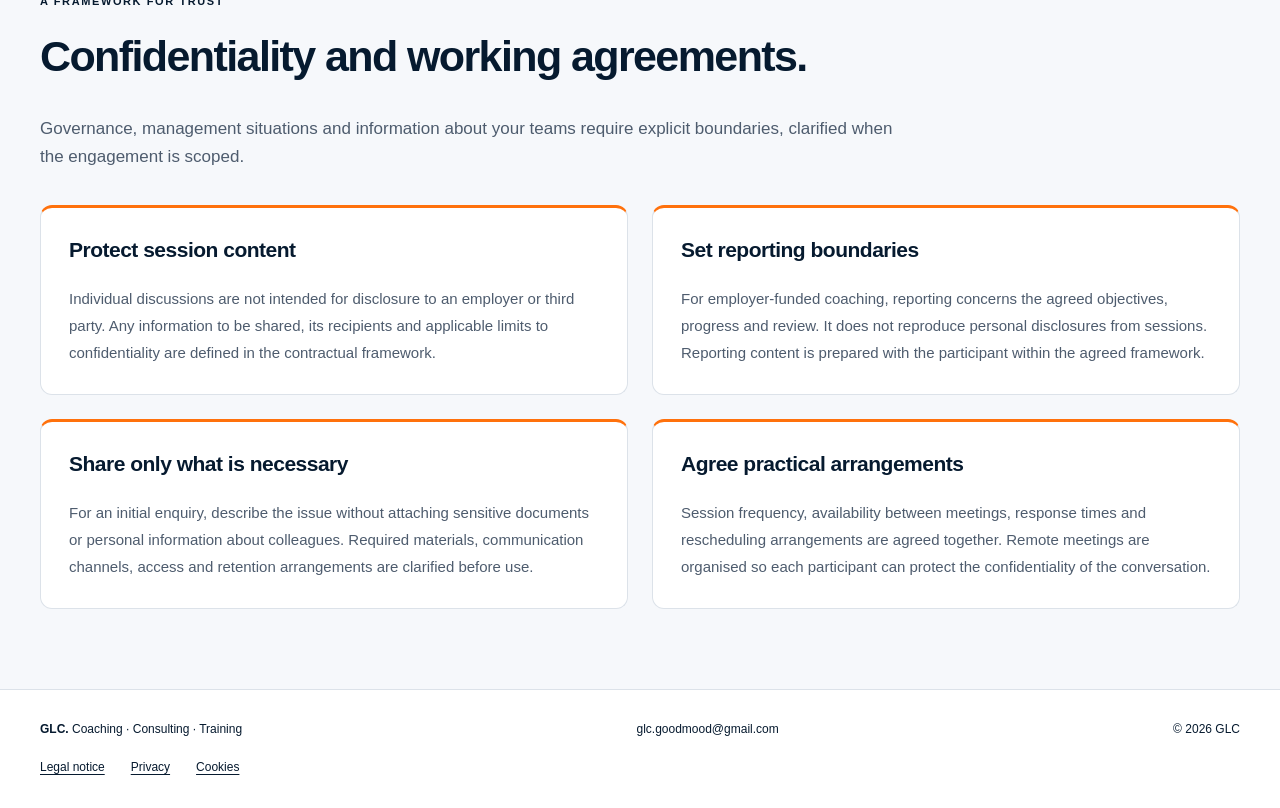
<file: en-contact.html>
<!doctype html><html lang="en"><head><meta charset="UTF-8"><meta name="viewport" content="width=device-width, initial-scale=1"><title>Contact | GLC</title><meta name="description" content="GLC — Executive coaching, manager training and team development. Practical support built on more than 28 years of professional experience."><link rel="stylesheet" href="style.css"></head><body><header><a class="logo" href="en-index.html"><img src="glc-good-mood-coaching.jpeg" alt="GLC Good Mood Coaching" width="1536" height="1024"></a><nav aria-label="Main navigation"><a href="en-index.html" >Home</a><a href="en-prestations.html" >Services</a><a href="en-expertise.html" >Expertise</a><a href="en-a-propos.html" >About</a><a href="#contact-form" aria-current="page" class="btn" >Request a conversation</a><a href="contact.html" lang="fr" aria-label="Lire cette page en français">FR</a></nav></header><main><div class="wrap"><div class="page-head"><span class="eyebrow">Contact</span><h1>Your next decision.<br><em>Let’s make it count.</em></h1><p class="intro">Share a few words about your needs so we can arrange an initial conversation and agree on next steps.</p></div><div class="contact"><div><h3>Your contact</h3><p>GLC<br>Coaching · Consulting · Training</p><p><a href="mailto:glc.goodmood@gmail.com">glc.goodmood@gmail.com</a></p><p class="note">Sessions delivered in French<br>Remote appointments at a mutually agreed time.</p><details><summary>What happens in the first conversation?</summary><p>We discuss your context, expectations and possible ways to help. Arrangements and a quote are then tailored to your needs.</p></details><details><summary>Are training programmes tailored?</summary><p>Yes. Each programme is designed around your objectives, participants and real workplace situations.</p></details></div><form id="contact-form"><label for="name">Your name *</label><input id="name" name="name" autocomplete="name" required><label for="email">Your email address *</label><input id="email" type="email" name="email" autocomplete="email" required><label for="phone">Your phone number *</label><input id="phone" name="phone" type="tel" autocomplete="tel" required minlength="6" maxlength="25"><label for="org">Your organisation</label><input id="org" name="org" autocomplete="organization"><label for="need">Your needs</label><select id="need"><option value="management">Management & leadership</option><option value="recrutement">Recruitment & onboarding</option><option value="equipes">Team alignment & cohesion</option><option value="conflits">Communication & conflict</option><option value="changement">Change support</option><option value="formation">Tailored training & coaching</option><option value="coaching">Executive coaching</option><option value="conseil">Consulting & learning design</option><option value="autre">Other enquiry</option></select><label for="message">A few words about your project *</label><textarea id="message" required></textarea><button class="btn" type="submit">Prepare my email</button><p class="note" style="margin:15px 0 0">This form opens your email app. Review and send the message yourself. This form does not store your information.</p><p class="note"> Information about your data: <a href="en-mentions-legales.html#confidentialite">privacy notice</a>.</p><p id="feedback" role="status" class="note"></p></form></div></div><script>const form=document.getElementById('contact-form');const need=document.getElementById('need');const q=new URLSearchParams(location.search).get('besoin');if([...need.options].some(o=>o.value===q))need.value=q;form.addEventListener('submit',e=>{e.preventDefault();const name=document.getElementById('name').value.trim();const email=document.getElementById('email').value.trim();const phone=document.getElementById('phone').value.trim();const org=document.getElementById('org').value.trim();const msg=document.getElementById('message').value.trim();const subject='GLC enquiry — '+need.options[need.selectedIndex].text;const body='Hello GLC,\n\n'+msg+'\n\nName: '+name+'\nPhone: '+phone+'\nE-mail : '+email+'\nOrganisation: '+org;location.href='mailto:glc.goodmood@gmail.com?subject='+encodeURIComponent(subject)+'&body='+encodeURIComponent(body);document.getElementById('feedback').textContent='If your email app does not open, write directly to glc.goodmood@gmail.com.'});</script><aside class="availability-reminder wrap"><p>Your coach stays available throughout your engagement — video calls, phone and WhatsApp.</p></aside><section class="section professional-section"><div class="wrap"><span class="eyebrow">A FRAMEWORK FOR TRUST</span><h2>Confidentiality and working agreements.</h2><p class="section-intro">Governance, management situations and information about your teams require explicit boundaries, clarified when the engagement is scoped.</p><div class="professional-grid"><article class="professional-card"><h3>Protect session content</h3><p>Individual discussions are not intended for disclosure to an employer or third party. Any information to be shared, its recipients and applicable limits to confidentiality are defined in the contractual framework.</p></article><article class="professional-card"><h3>Set reporting boundaries</h3><p>For employer-funded coaching, reporting concerns the agreed objectives, progress and review. It does not reproduce personal disclosures from sessions. Reporting content is prepared with the participant within the agreed framework.</p></article><article class="professional-card"><h3>Share only what is necessary</h3><p>For an initial enquiry, describe the issue without attaching sensitive documents or personal information about colleagues. Required materials, communication channels, access and retention arrangements are clarified before use.</p></article><article class="professional-card"><h3>Agree practical arrangements</h3><p>Session frequency, availability between meetings, response times and rescheduling arrangements are agreed together. Remote meetings are organised so each participant can protect the confidentiality of the conversation.</p></article></div></div></section></main><footer><div class="wrap foot"><span><b>GLC.</b> Coaching · Consulting · Training</span><a href="mailto:glc.goodmood@gmail.com">glc.goodmood@gmail.com</a><span>© 2026 GLC</span></div><div class="wrap legal-links"><a href="en-mentions-legales.html">Legal notice</a><a href="en-mentions-legales.html#confidentialite">Privacy</a><a href="en-mentions-legales.html#cookies">Cookies</a></div></footer></body></html>
</file>
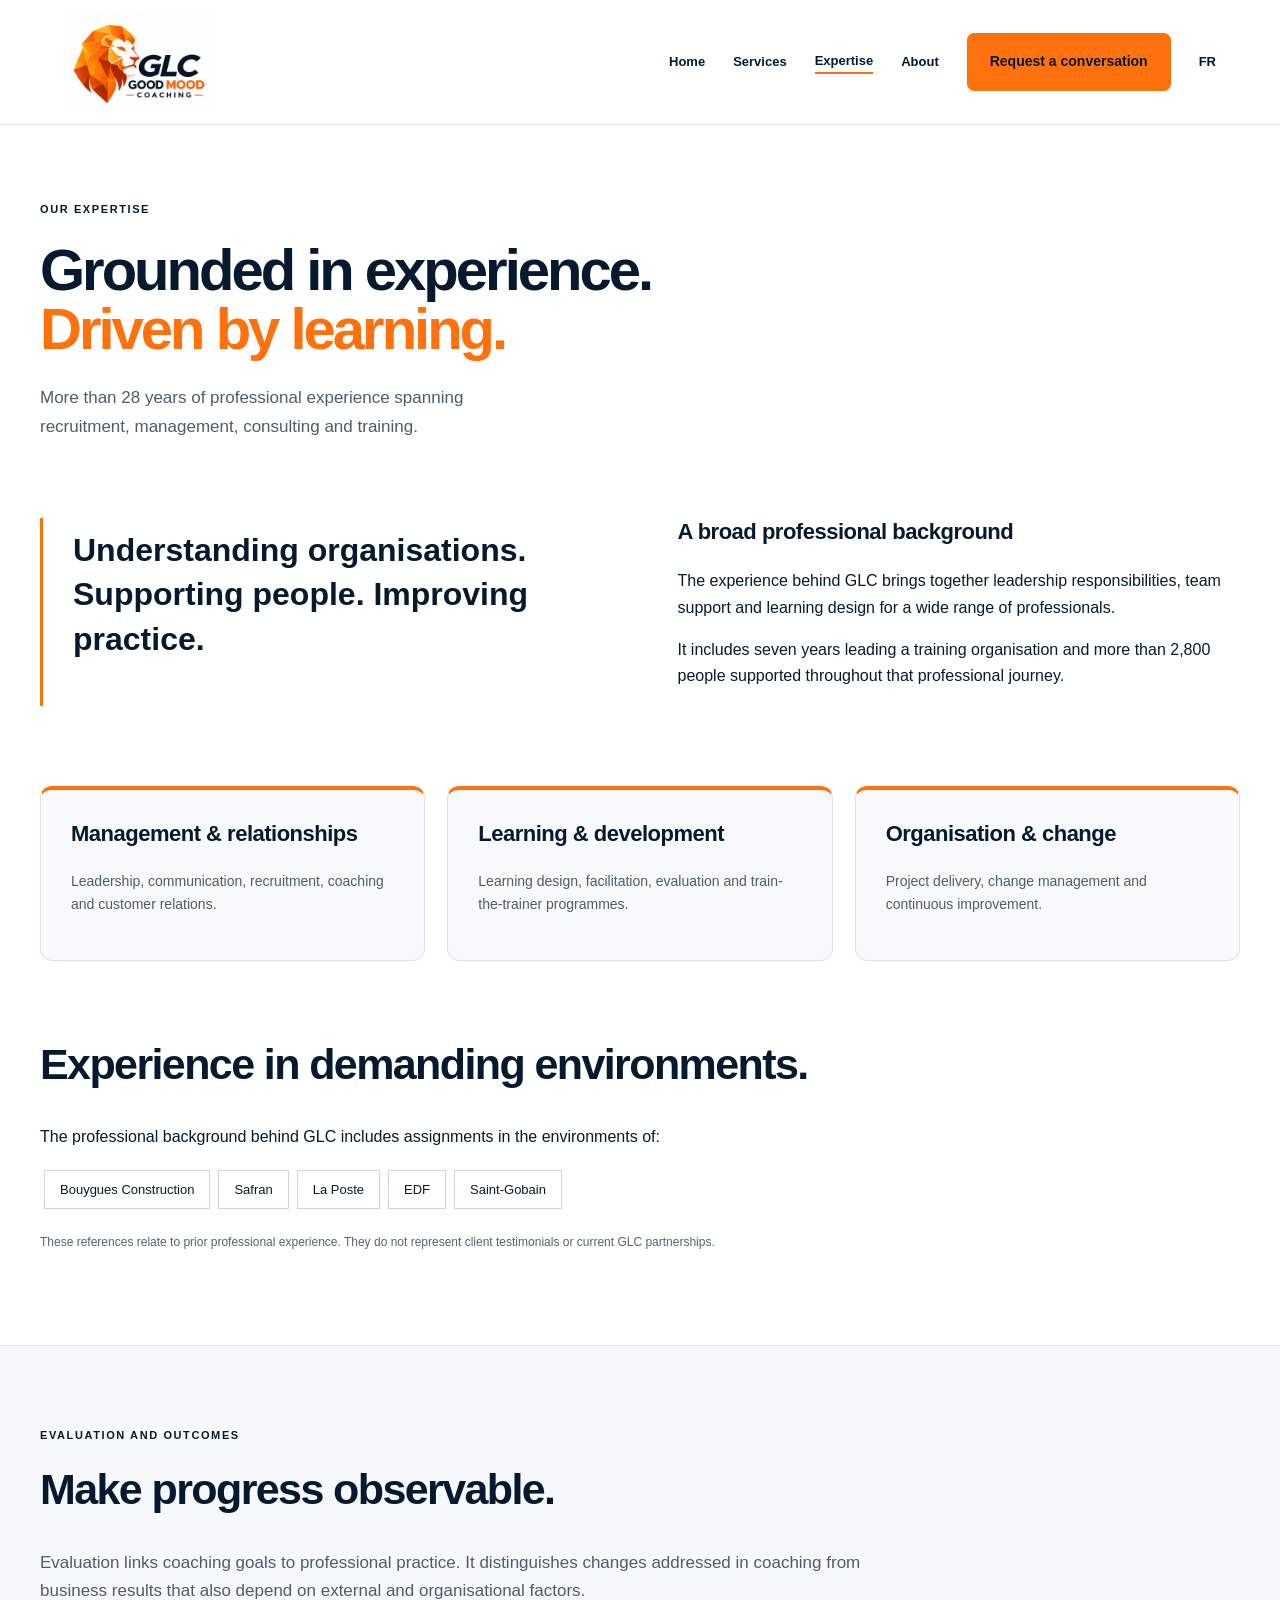
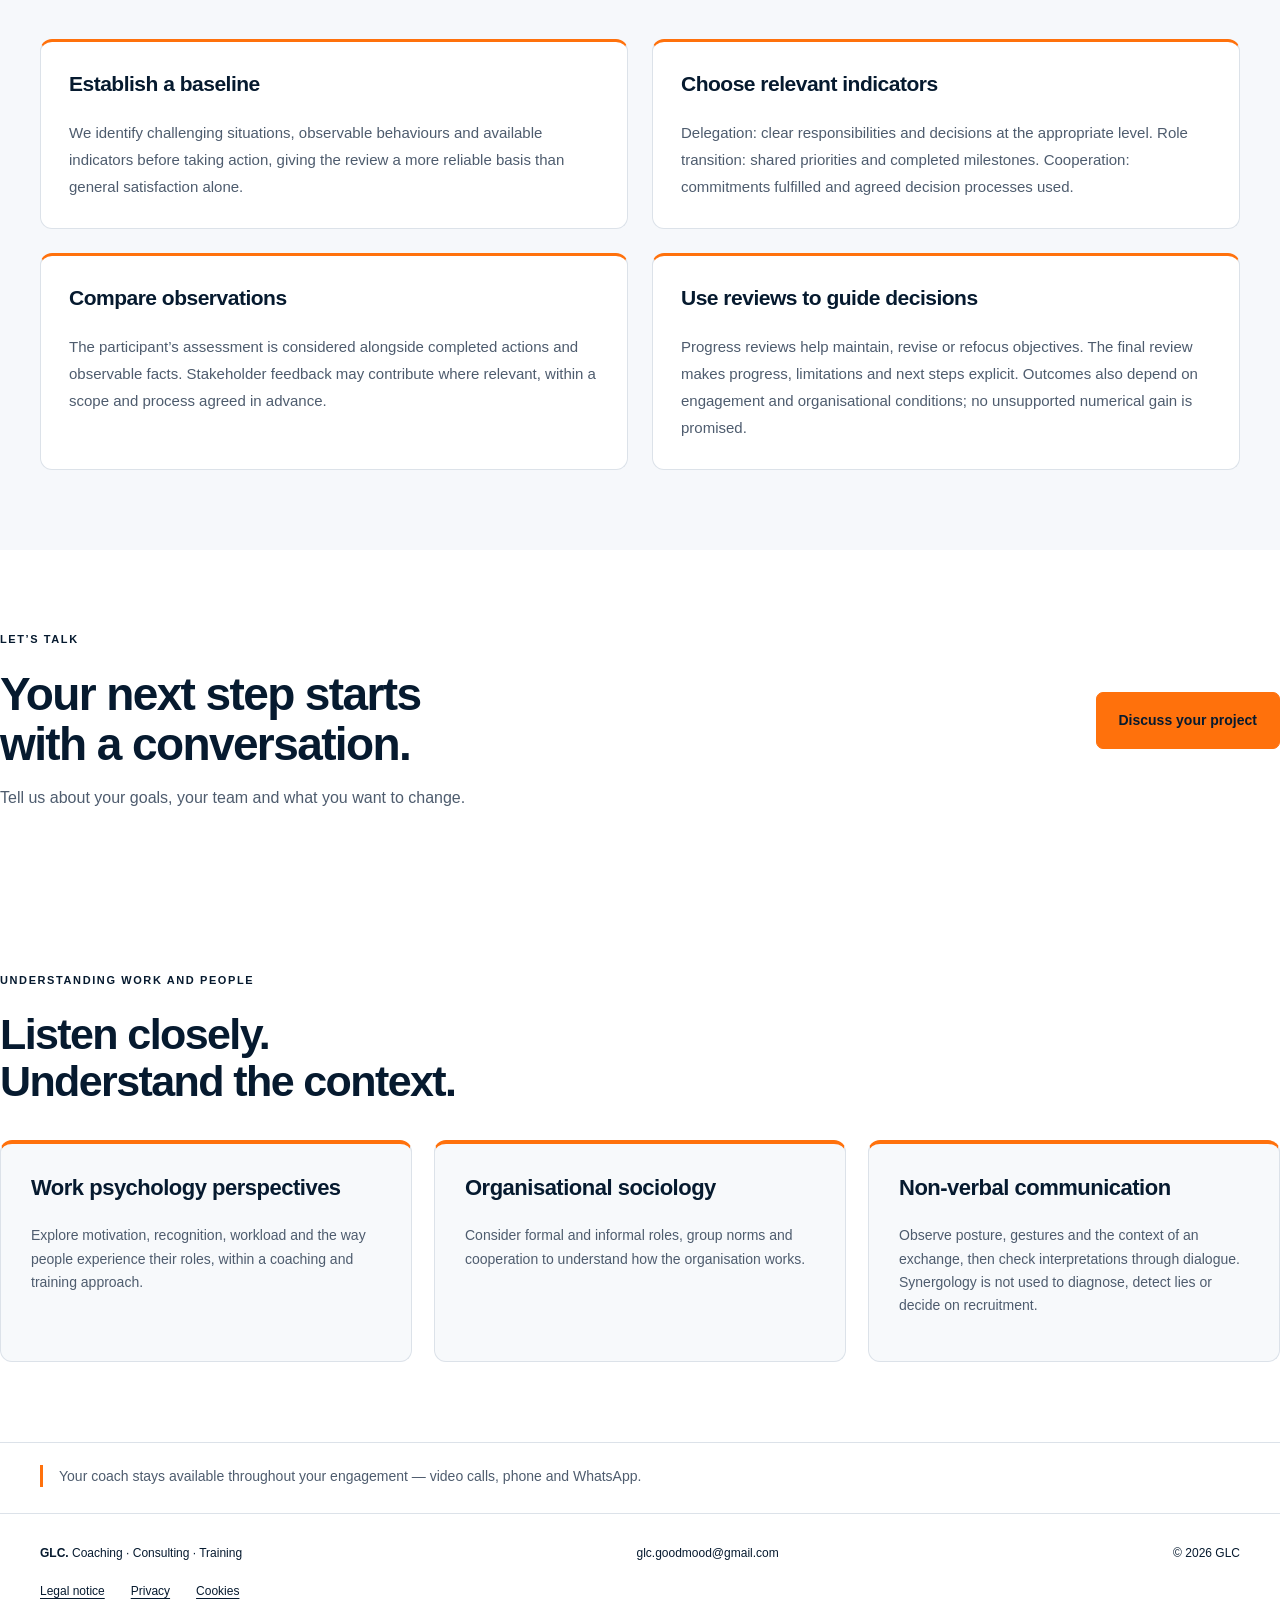
<file: en-expertise.html>
<!doctype html><html lang="en"><head><meta charset="UTF-8"><meta name="viewport" content="width=device-width, initial-scale=1"><title>Expertise | GLC</title><meta name="description" content="GLC — Executive coaching, manager training and team development. Practical support built on more than 28 years of professional experience."><link rel="stylesheet" href="style.css"></head><body><header><a class="logo" href="en-index.html"><img src="glc-good-mood-coaching.jpeg" alt="GLC Good Mood Coaching" width="1536" height="1024"></a><nav aria-label="Main navigation"><a href="en-index.html" >Home</a><a href="en-prestations.html" >Services</a><a href="en-expertise.html" aria-current="page" >Expertise</a><a href="en-a-propos.html" >About</a><a href="en-contact.html" class="btn" >Request a conversation</a><a href="expertise.html" lang="fr" aria-label="Lire cette page en français">FR</a></nav></header><main><div class="wrap"><div class="page-head"><span class="eyebrow">Our expertise</span><h1>Grounded in experience.<br><em>Driven by learning.</em></h1><p class="intro">More than 28 years of professional experience spanning recruitment, management, consulting and training.</p></div><section class="split section" style="padding-top:15px"><blockquote>Understanding organisations. Supporting people. Improving practice.</blockquote><div><h3>A broad professional background</h3><p>The experience behind GLC brings together leadership responsibilities, team support and learning design for a wide range of professionals.</p><p>It includes seven years leading a training organisation and more than 2,800 people supported throughout that professional journey.</p></div></section><section class="section" style="padding-top:0"><div class="cards"><article class="card"><h3>Management & relationships</h3><p>Leadership, communication, recruitment, coaching and customer relations.</p></article><article class="card"><h3>Learning & development</h3><p>Learning design, facilitation, evaluation and train-the-trainer programmes.</p></article><article class="card"><h3>Organisation & change</h3><p>Project delivery, change management and continuous improvement.</p></article></div></section><section class="section" style="padding-top:0"><h2>Experience in demanding environments.</h2><p>The professional background behind GLC includes assignments in the environments of:</p><div><span class="pill">Bouygues Construction</span><span class="pill">Safran</span><span class="pill">La Poste</span><span class="pill">EDF</span><span class="pill">Saint-Gobain</span></div><p class="note" style="margin-top:20px">These references relate to prior professional experience. They do not represent client testimonials or current GLC partnerships.</p></section></div><section class="section professional-section"><div class="wrap"><span class="eyebrow">EVALUATION AND OUTCOMES</span><h2>Make progress observable.</h2><p class="section-intro">Evaluation links coaching goals to professional practice. It distinguishes changes addressed in coaching from business results that also depend on external and organisational factors.</p><div class="professional-grid"><article class="professional-card"><h3>Establish a baseline</h3><p>We identify challenging situations, observable behaviours and available indicators before taking action, giving the review a more reliable basis than general satisfaction alone.</p></article><article class="professional-card"><h3>Choose relevant indicators</h3><p>Delegation: clear responsibilities and decisions at the appropriate level. Role transition: shared priorities and completed milestones. Cooperation: commitments fulfilled and agreed decision processes used.</p></article><article class="professional-card"><h3>Compare observations</h3><p>The participant’s assessment is considered alongside completed actions and observable facts. Stakeholder feedback may contribute where relevant, within a scope and process agreed in advance.</p></article><article class="professional-card"><h3>Use reviews to guide decisions</h3><p>Progress reviews help maintain, revise or refocus objectives. The final review makes progress, limitations and next steps explicit. Outcomes also depend on engagement and organisational conditions; no unsupported numerical gain is promised.</p></article></div></div></section><section class="section wrap cta"><div><span class="eyebrow">Let’s talk</span><h2>Your next step starts<br>with a conversation.</h2><p>Tell us about your goals, your team and what you want to change.</p></div><a class="btn" href="en-contact.html">Discuss your project</a></section><section class="wrap section"><span class="eyebrow">UNDERSTANDING WORK AND PEOPLE</span><h2>Listen closely.<br>Understand the context.</h2><div class="cards"><article class="card"><h3>Work psychology perspectives</h3><p>Explore motivation, recognition, workload and the way people experience their roles, within a coaching and training approach.</p></article><article class="card"><h3>Organisational sociology</h3><p>Consider formal and informal roles, group norms and cooperation to understand how the organisation works.</p></article><article class="card"><h3>Non-verbal communication</h3><p>Observe posture, gestures and the context of an exchange, then check interpretations through dialogue. Synergology is not used to diagnose, detect lies or decide on recruitment.</p></article></div></section><aside class="availability-reminder wrap"><p>Your coach stays available throughout your engagement — video calls, phone and WhatsApp.</p></aside></main><footer><div class="wrap foot"><span><b>GLC.</b> Coaching · Consulting · Training</span><a href="mailto:glc.goodmood@gmail.com">glc.goodmood@gmail.com</a><span>© 2026 GLC</span></div><div class="wrap legal-links"><a href="en-mentions-legales.html">Legal notice</a><a href="en-mentions-legales.html#confidentialite">Privacy</a><a href="en-mentions-legales.html#cookies">Cookies</a></div></footer></body></html>
</file>
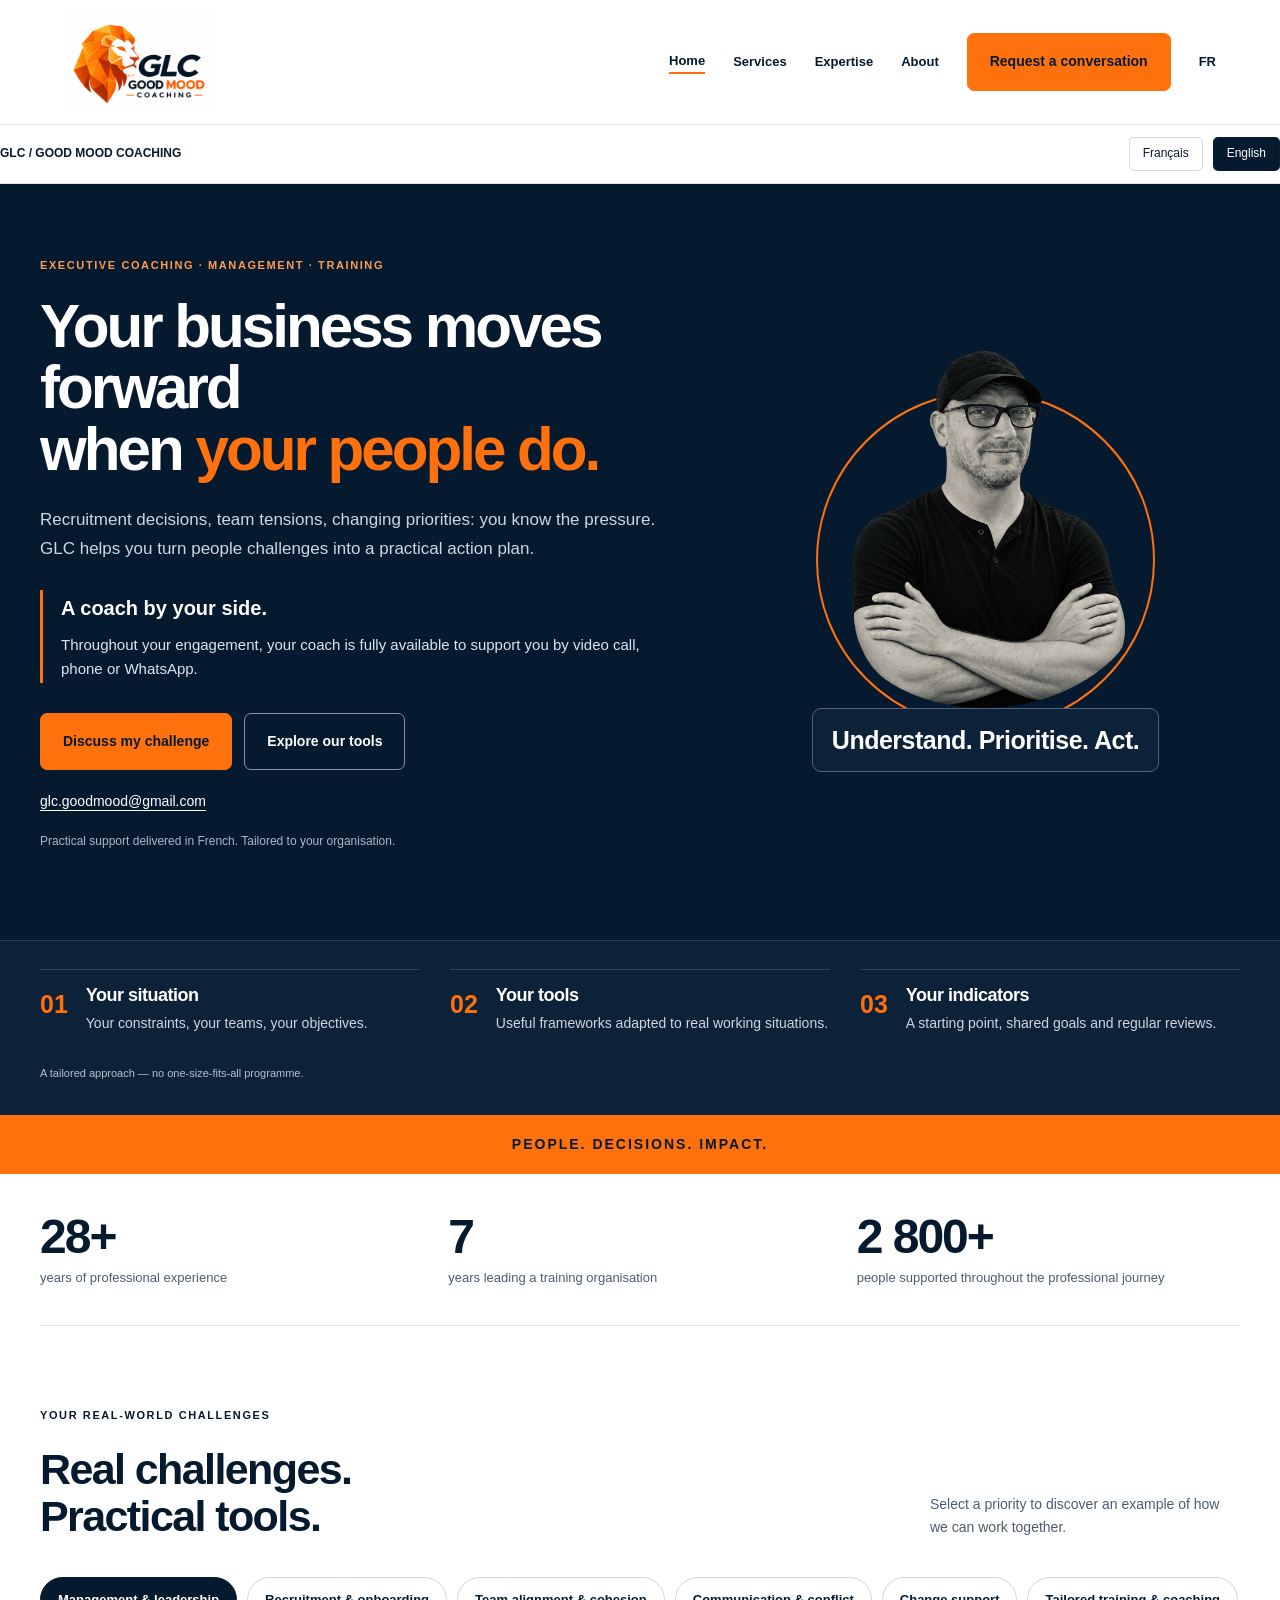
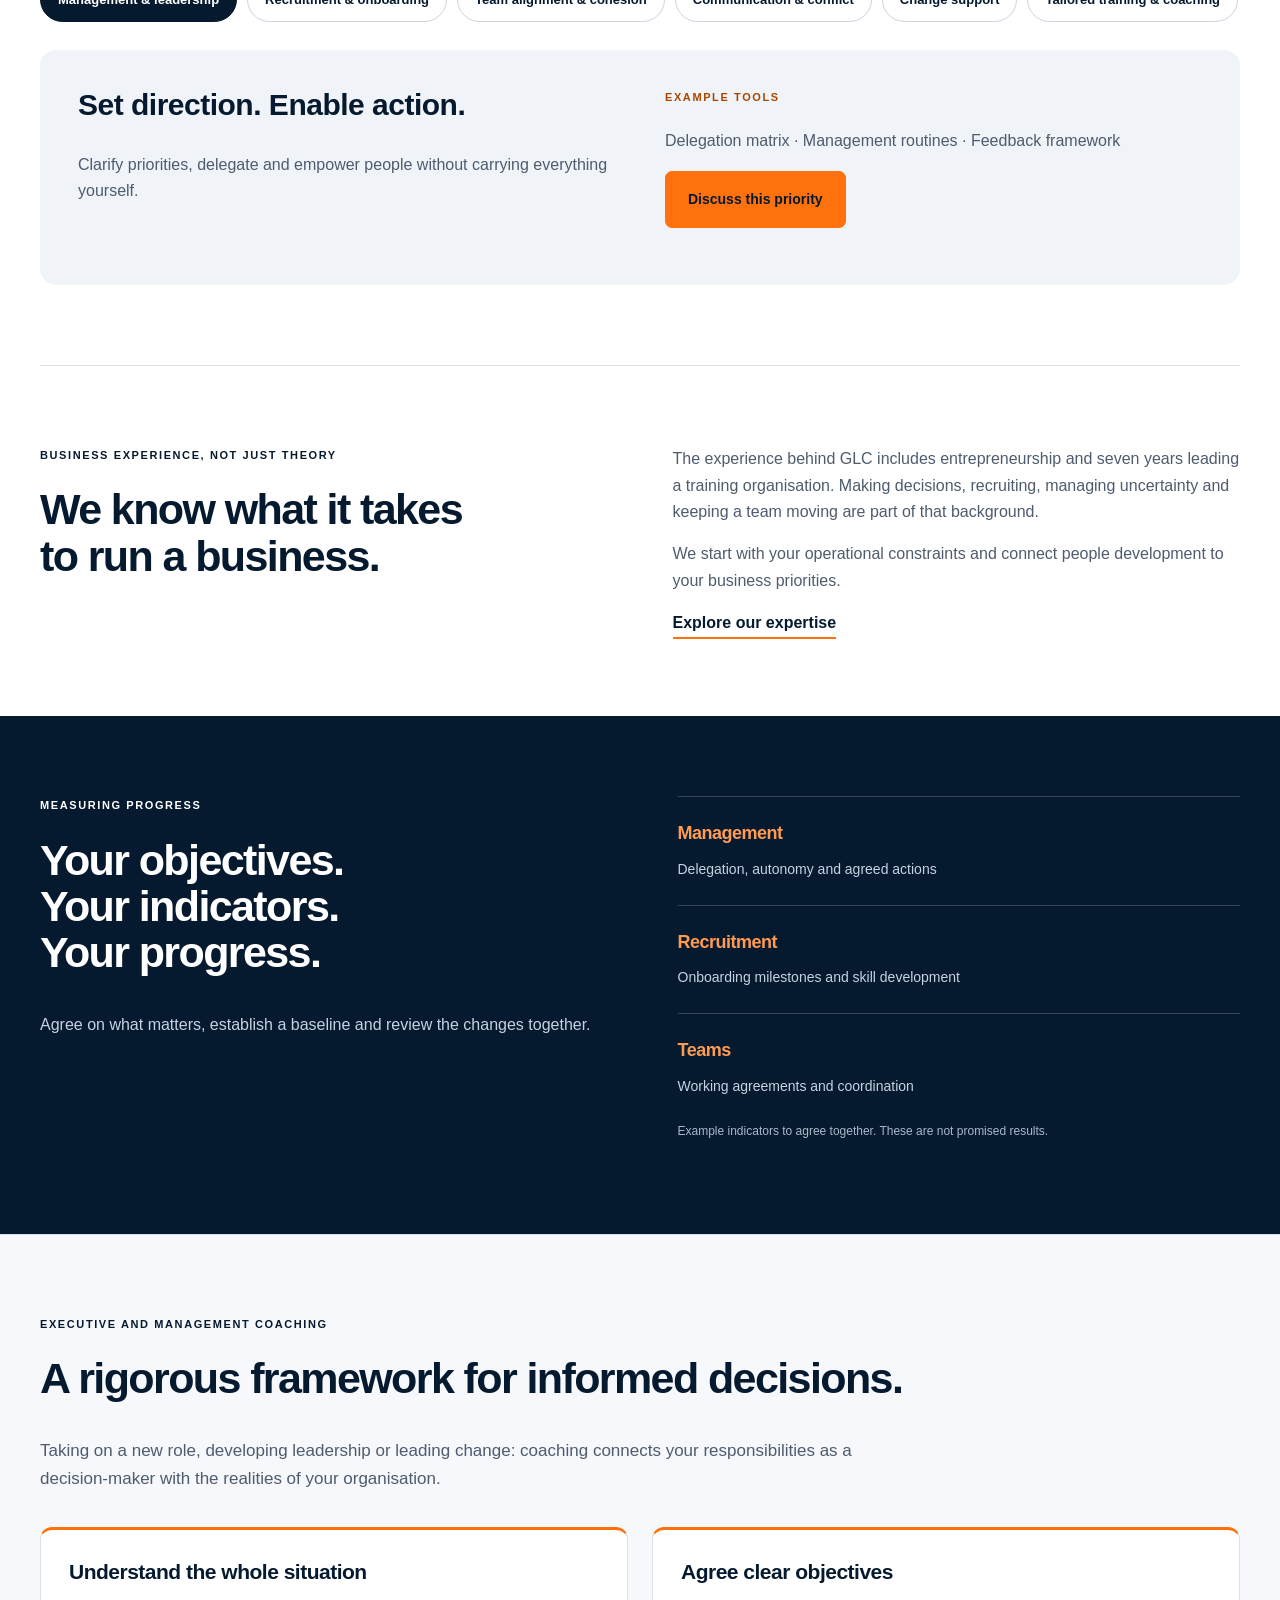
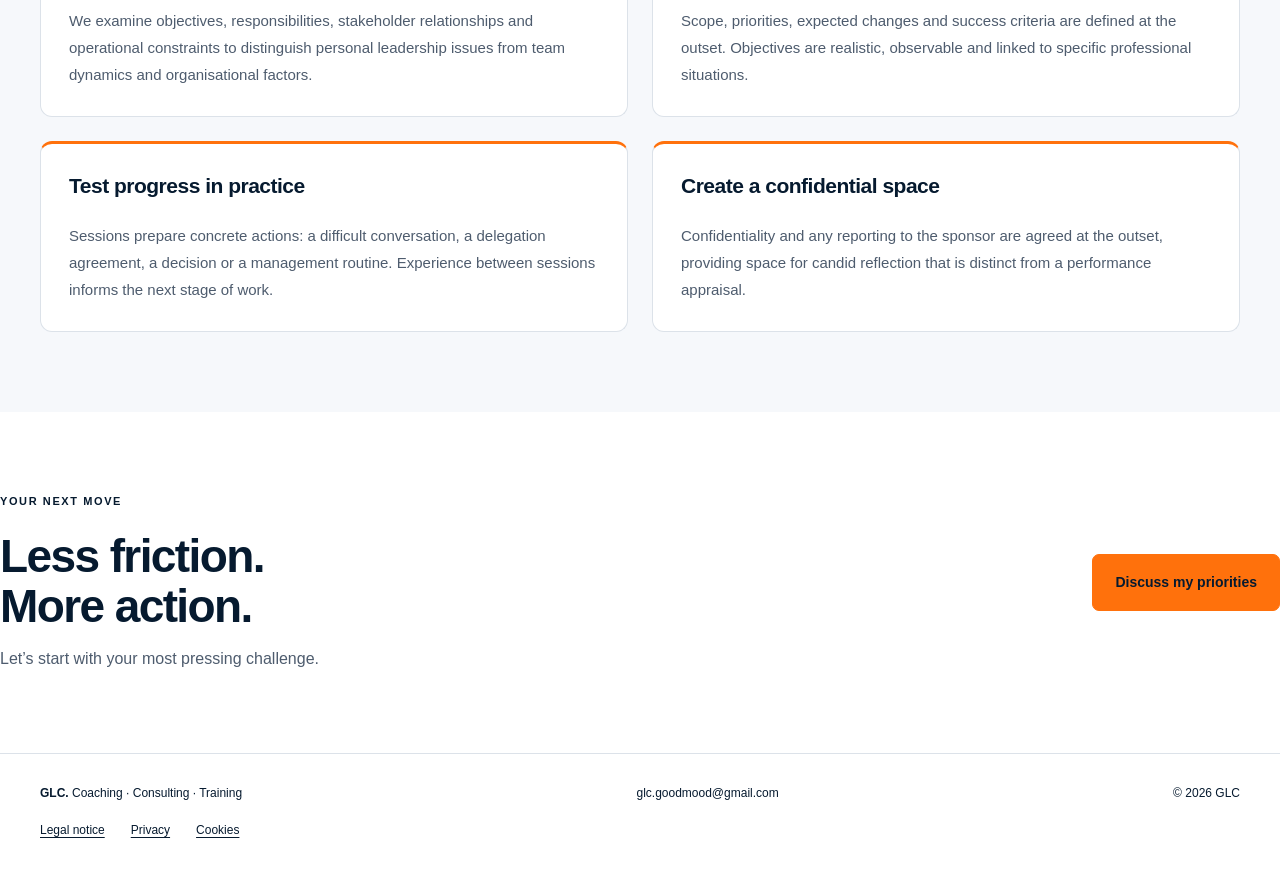
<file: en-index.html>
<!doctype html><html lang="en"><head><meta charset="UTF-8"><meta name="viewport" content="width=device-width, initial-scale=1"><title>Executive coaching & manager training | GLC</title><meta name="description" content="GLC — Executive coaching, manager training and team development. Practical support built on more than 28 years of professional experience."><link rel="stylesheet" href="style.css"></head><body><header><a class="logo" href="en-index.html"><img src="glc-good-mood-coaching.jpeg" alt="GLC Good Mood Coaching" width="1536" height="1024"></a><nav aria-label="Main navigation"><a href="en-index.html" aria-current="page" >Home</a><a href="en-prestations.html" >Services</a><a href="en-expertise.html" >Expertise</a><a href="en-a-propos.html" >About</a><a href="en-contact.html" class="btn" >Request a conversation</a><a href="index.html" lang="fr" aria-label="Lire cette page en français">FR</a></nav></header><main><div class="language-entry wrap"><b>GLC / GOOD MOOD COACHING</b><span><a href="index.html" >Français</a><a href="en-index.html" aria-current="true">English</a></span></div><section class="hero-band"><div class="wrap hero"><div><span class="eyebrow">Executive coaching · Management · Training</span><h1>Your business moves forward<br>when <em>your people do.</em></h1><p class="intro">Recruitment decisions, team tensions, changing priorities: you know the pressure. GLC helps you turn people challenges into a practical action plan.</p><div class="coach-availability"><strong>A coach by your side.</strong><p>Throughout your engagement, your coach is fully available to support you by video call, phone or WhatsApp.</p></div><div class="actions"><a class="btn" href="en-contact.html">Discuss my challenge</a><a class="btn light" href="#outils">Explore our tools</a></div><a class="hero-email" href="mailto:glc.goodmood@gmail.com">glc.goodmood@gmail.com</a><p class="note">Practical support delivered in French. Tailored to your organisation.</p></div><div class="hero-companion"><div class="welcome-portrait"><div class="portrait-medallion"><img src="greg-portrait-transparent.png" alt="Coach GLC" width="1254" height="1254"></div></div><p class="portrait-signature">Understand. Prioritise. Act.</p></div></div></section><section class="method-overview" aria-label="Our approach"><div class="wrap"><aside class="impact-board"><span class="eyebrow">YOUR CHALLENGE → YOUR PLAN</span><h2>Understand. Prioritise. Act.</h2><div class="board-row"><b>01</b><div><h3>Your situation</h3><p>Your constraints, your teams, your objectives.</p></div></div><div class="board-row"><b>02</b><div><h3>Your tools</h3><p>Useful frameworks adapted to real working situations.</p></div></div><div class="board-row"><b>03</b><div><h3>Your indicators</h3><p>A starting point, shared goals and regular reviews.</p></div></div><span class="board-note">A tailored approach — no one-size-fits-all programme.</span></aside></div></section><div class="signal-strip">PEOPLE. DECISIONS. IMPACT.</div><div class="wrap"><div class="stats"><div class="stat"><b>28+</b><span>years of professional experience</span></div><div class="stat"><b>7</b><span>years leading a training organisation</span></div><div class="stat"><b>2 800+</b><span>people supported throughout the professional journey</span></div></div><section class="section" id="outils"><div class="section-head"><div><span class="eyebrow">YOUR REAL-WORLD CHALLENGES</span><h2>Real challenges.<br>Practical tools.</h2></div><p>Select a priority to discover an example of how we can work together.</p></div><div class="challenge-tabs" role="group" aria-label="Your priority"><button class="challenge-tab" type="button" data-index="0" aria-pressed="true">Management & leadership</button><button class="challenge-tab" type="button" data-index="1" aria-pressed="false">Recruitment & onboarding</button><button class="challenge-tab" type="button" data-index="2" aria-pressed="false">Team alignment & cohesion</button><button class="challenge-tab" type="button" data-index="3" aria-pressed="false">Communication & conflict</button><button class="challenge-tab" type="button" data-index="4" aria-pressed="false">Change support</button><button class="challenge-tab" type="button" data-index="5" aria-pressed="false">Tailored training & coaching</button><div class="challenge-panel" id="challenge-panel" aria-live="polite"></div></div></section><section class="section founder"><div><span class="eyebrow">BUSINESS EXPERIENCE, NOT JUST THEORY</span><h2>We know what it takes<br>to run a business.</h2></div><div><p>The experience behind GLC includes entrepreneurship and seven years leading a training organisation. Making decisions, recruiting, managing uncertainty and keeping a team moving are part of that background.</p><p>We start with your operational constraints and connect people development to your business priorities.</p><a href="en-expertise.html" class="text-link">Explore our expertise</a></div></section></div><section class="dark section"><div class="wrap split"><div><span class="eyebrow">MEASURING PROGRESS</span><h2>Your objectives.<br>Your indicators.<br>Your progress.</h2><p>Agree on what matters, establish a baseline and review the changes together.</p></div><div class="metrics-list"><div class="step"><h3>Management</h3><p>Delegation, autonomy and agreed actions</p></div><div class="step"><h3>Recruitment</h3><p>Onboarding milestones and skill development</p></div><div class="step"><h3>Teams</h3><p>Working agreements and coordination</p></div><p class="note">Example indicators to agree together. These are not promised results.</p></div></div></section><section class="section professional-section"><div class="wrap"><span class="eyebrow">EXECUTIVE AND MANAGEMENT COACHING</span><h2>A rigorous framework for informed decisions.</h2><p class="section-intro">Taking on a new role, developing leadership or leading change: coaching connects your responsibilities as a decision-maker with the realities of your organisation.</p><div class="professional-grid"><article class="professional-card"><h3>Understand the whole situation</h3><p>We examine objectives, responsibilities, stakeholder relationships and operational constraints to distinguish personal leadership issues from team dynamics and organisational factors.</p></article><article class="professional-card"><h3>Agree clear objectives</h3><p>Scope, priorities, expected changes and success criteria are defined at the outset. Objectives are realistic, observable and linked to specific professional situations.</p></article><article class="professional-card"><h3>Test progress in practice</h3><p>Sessions prepare concrete actions: a difficult conversation, a delegation agreement, a decision or a management routine. Experience between sessions informs the next stage of work.</p></article><article class="professional-card"><h3>Create a confidential space</h3><p>Confidentiality and any reporting to the sponsor are agreed at the outset, providing space for candid reflection that is distinct from a performance appraisal.</p></article></div></div></section><section class="section wrap cta"><div><span class="eyebrow">YOUR NEXT MOVE</span><h2>Less friction.<br>More action.</h2><p>Let’s start with your most pressing challenge.</p></div><a class="btn" href="en-contact.html">Discuss my priorities</a></section><script>const challenges=[["management", "Management & leadership", "Set direction. Enable action.", "Clarify priorities, delegate and empower people without carrying everything yourself.", "Delegation matrix · Management routines · Feedback framework", "Autonomy, completed actions, time spent handling urgent issues"], ["recrutement", "Recruitment & onboarding", "Hire with structure. Integrate with care.", "Use clear recruitment criteria and anticipate onboarding difficulties.", "Role profile · Structured interview grid · 30/60/90-day onboarding plan", "Onboarding milestones, acquired skills, areas to watch"], ["equipes", "Team alignment & cohesion", "One team. One direction. Shared commitments.", "Clarify roles, rebuild dialogue and focus the team on shared objectives.", "Role mapping · Alignment workshop · Team commitments", "Role clarity, cooperation, progress against commitments"], ["conflits", "Communication & conflict", "Move beyond tension. Get back to action.", "Understand disagreements and prepare constructive, focused conversations.", "Situation analysis · Difficult-conversation framework · Working agreements", "Blockers, follow-through on agreements, quality of dialogue"], ["changement", "Change support", "Transform without losing your team.", "Make change meaningful, listen to concerns and prepare managers for transition.", "Stakeholder mapping · Impact assessment · Communication plan", "Adoption of practices, identified barriers, progress"], ["formation", "Tailored training & coaching", "Tools that work beyond the workshop.", "Build skills around your situations, roles and practical constraints.", "Needs assessment · Role-play · Workplace application plan", "Observed skills, workplace application, individual progress"]];const panel=document.getElementById('challenge-panel');function selectChallenge(i){const s=challenges[i];document.querySelectorAll('.challenge-tab').forEach((b,n)=>b.setAttribute('aria-pressed',String(n===i)));panel.replaceChildren();const copy=document.createElement('div');const h=document.createElement('h3');h.textContent=s[2];const p=document.createElement('p');p.textContent=s[3];copy.append(h,p);const tool=document.createElement('div');const label=document.createElement('span');label.className='eyebrow';label.textContent="EXAMPLE TOOLS";const desc=document.createElement('p');desc.textContent=s[4];const a=document.createElement('a');a.className='btn';a.href='en-contact.html?besoin='+s[0];a.textContent="Discuss this priority";tool.append(label,desc,a);panel.append(copy,tool);}document.querySelectorAll('.challenge-tab').forEach(b=>b.addEventListener('click',()=>selectChallenge(Number(b.dataset.index))));selectChallenge(0);</script></main><footer><div class="wrap foot"><span><b>GLC.</b> Coaching · Consulting · Training</span><a href="mailto:glc.goodmood@gmail.com">glc.goodmood@gmail.com</a><span>© 2026 GLC</span></div><div class="wrap legal-links"><a href="en-mentions-legales.html">Legal notice</a><a href="en-mentions-legales.html#confidentialite">Privacy</a><a href="en-mentions-legales.html#cookies">Cookies</a></div></footer></body></html>
</file>
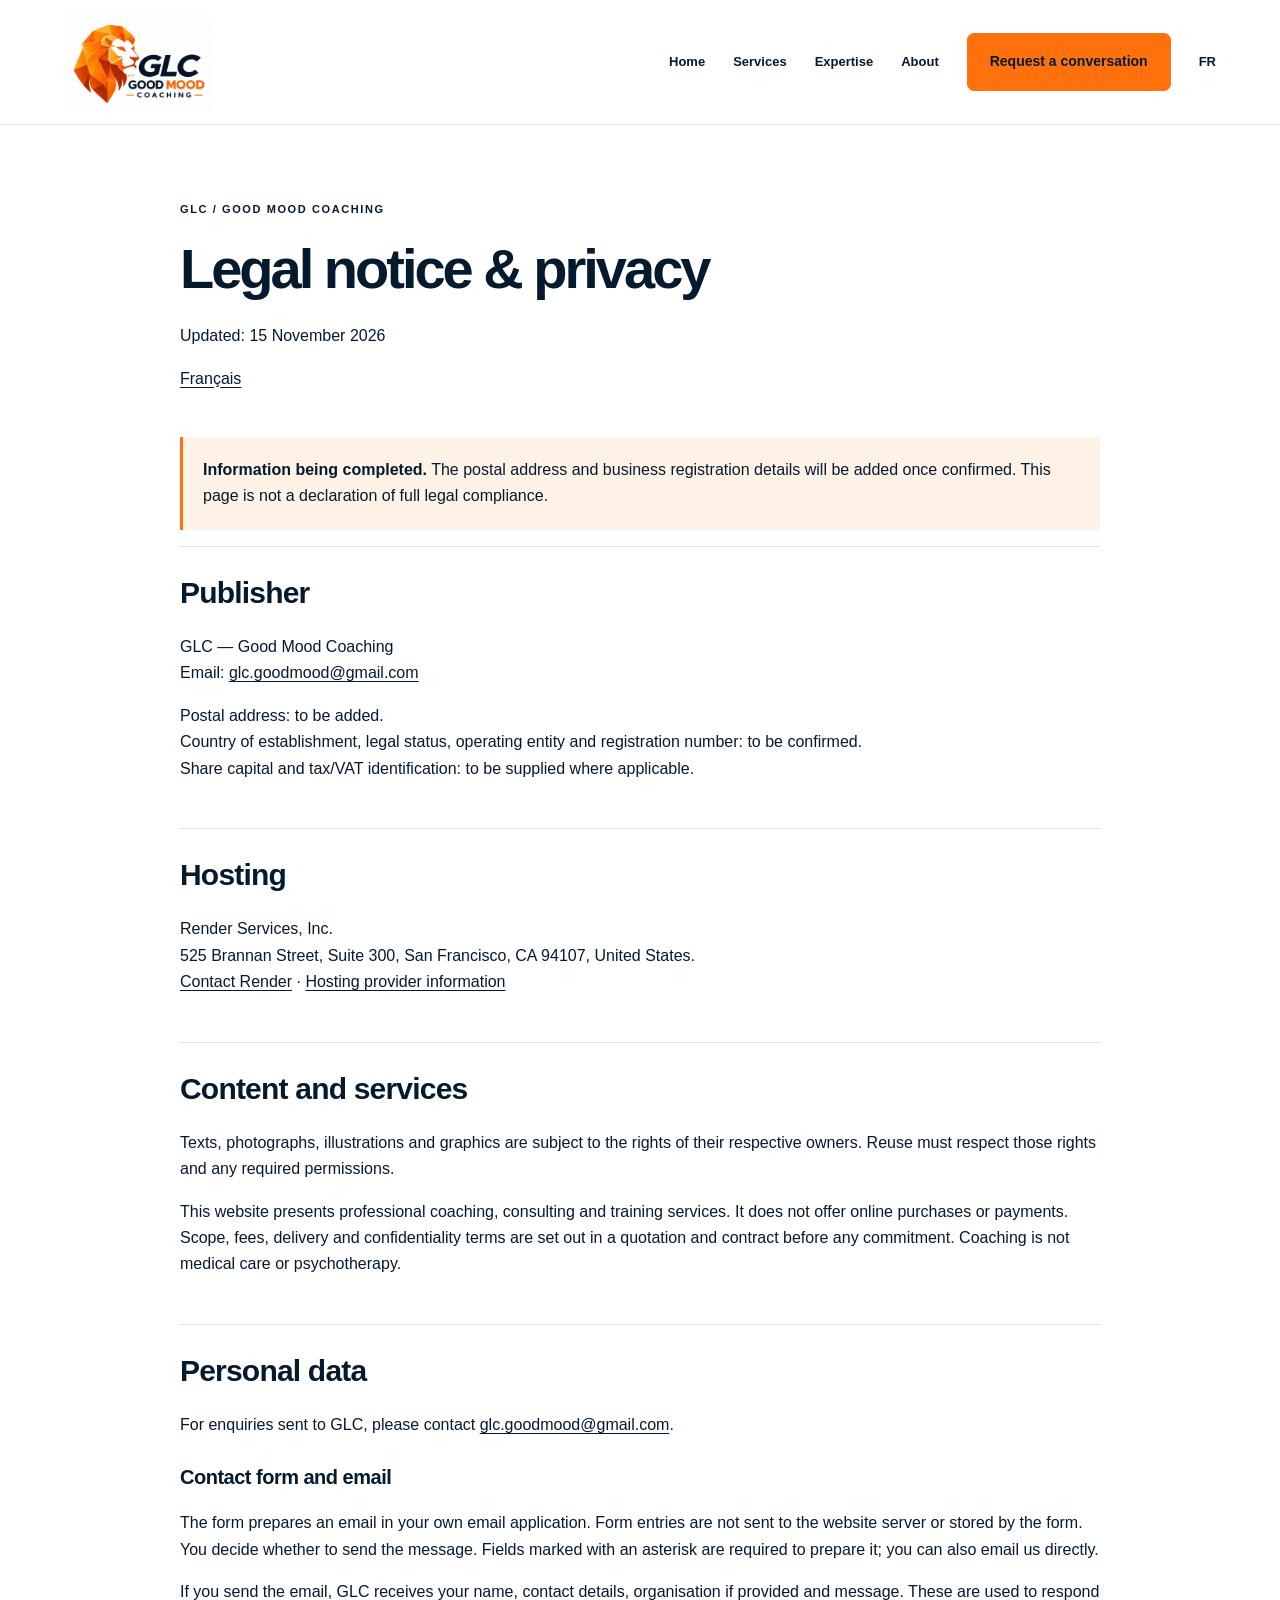
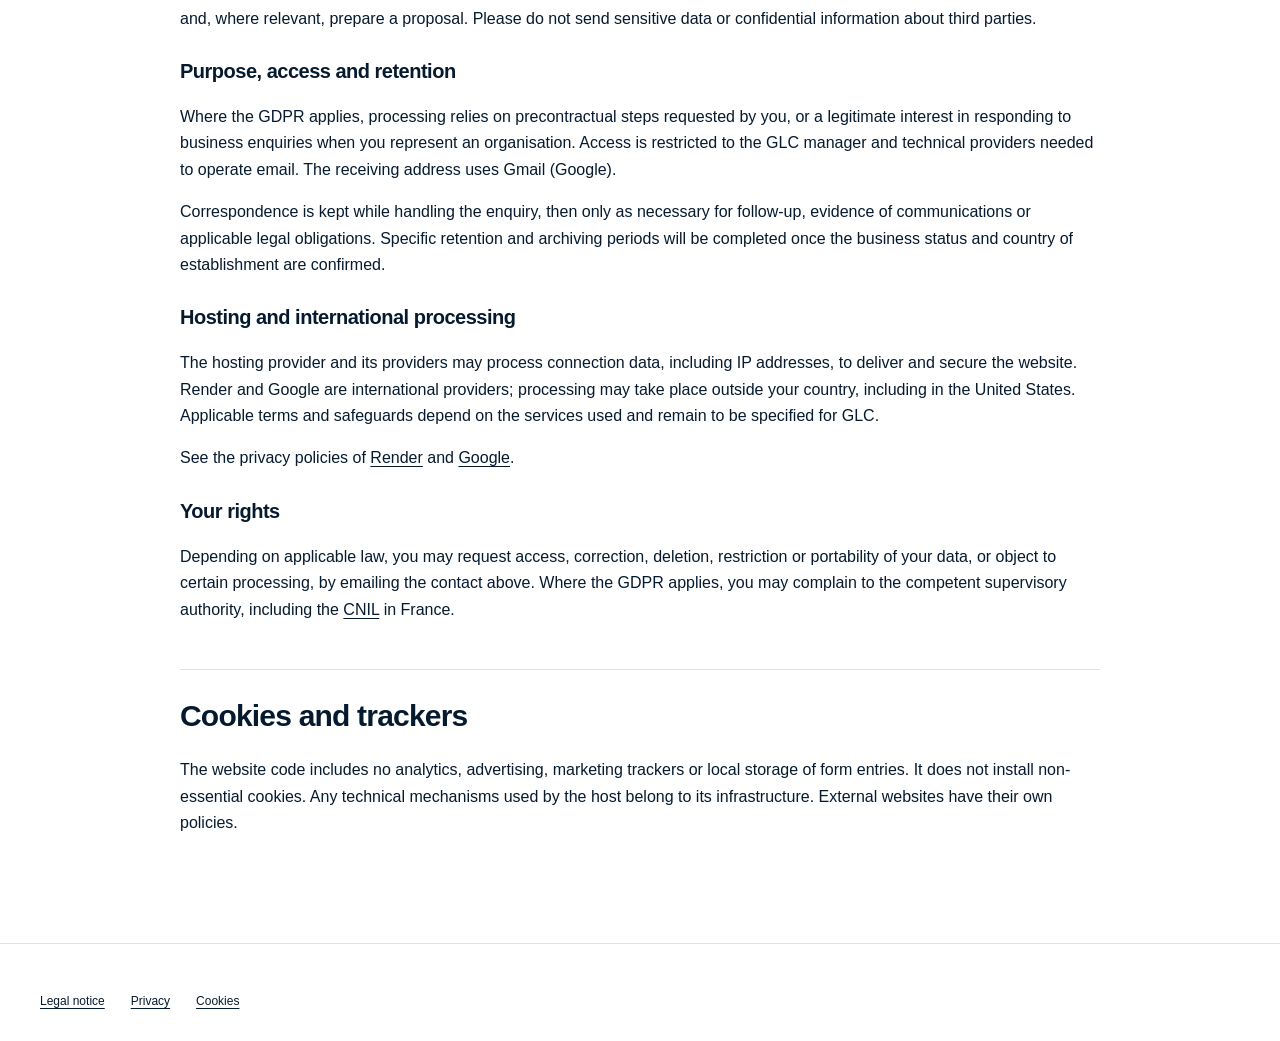
<file: en-mentions-legales.html>
<!doctype html><html lang="en"><head><meta charset="UTF-8"><meta name="viewport" content="width=device-width, initial-scale=1"><title>Legal notice & privacy | GLC</title><link rel="stylesheet" href="style.css"></head><body><header><a class="logo" href="en-index.html"><img src="glc-good-mood-coaching.jpeg" alt="GLC Good Mood Coaching" width="1536" height="1024"></a><nav aria-label="Main navigation"><a href="en-index.html" >Home</a><a href="en-prestations.html" >Services</a><a href="en-expertise.html" >Expertise</a><a href="en-a-propos.html" >About</a><a href="en-contact.html" class="btn" >Request a conversation</a><a href="mentions-legales.html" lang="fr" aria-label="Lire cette page en français">FR</a></nav></header><main class="wrap legal-page"><div class="page-head"><span class="eyebrow">GLC / GOOD MOOD COACHING</span><h1>Legal notice & privacy</h1><p>Updated: 15 November 2026</p><a href="mentions-legales.html">Français</a></div><p class="legal-pending"><strong>Information being completed.</strong> The postal address and business registration details will be added once confirmed. This page is not a declaration of full legal compliance.</p>
<section><h2>Publisher</h2><p>GLC — Good Mood Coaching<br>Email: <a href="mailto:glc.goodmood@gmail.com">glc.goodmood@gmail.com</a></p><p>Postal address: to be added.<br>Country of establishment, legal status, operating entity and registration number: to be confirmed.<br>Share capital and tax/VAT identification: to be supplied where applicable.</p></section>
<section><h2>Hosting</h2><p>Render Services, Inc.<br>525 Brannan Street, Suite 300, San Francisco, CA 94107, United States.<br><a href="https://render.com/contact">Contact Render</a> · <a href="https://render.com/terms">Hosting provider information</a></p></section>
<section><h2>Content and services</h2><p>Texts, photographs, illustrations and graphics are subject to the rights of their respective owners. Reuse must respect those rights and any required permissions.</p><p>This website presents professional coaching, consulting and training services. It does not offer online purchases or payments. Scope, fees, delivery and confidentiality terms are set out in a quotation and contract before any commitment. Coaching is not medical care or psychotherapy.</p></section>
<section id="confidentialite"><h2>Personal data</h2><p>For enquiries sent to GLC, please contact <a href="mailto:glc.goodmood@gmail.com">glc.goodmood@gmail.com</a>.</p><h3>Contact form and email</h3><p>The form prepares an email in your own email application. Form entries are not sent to the website server or stored by the form. You decide whether to send the message. Fields marked with an asterisk are required to prepare it; you can also email us directly.</p><p>If you send the email, GLC receives your name, contact details, organisation if provided and message. These are used to respond and, where relevant, prepare a proposal. Please do not send sensitive data or confidential information about third parties.</p><h3>Purpose, access and retention</h3><p>Where the GDPR applies, processing relies on precontractual steps requested by you, or a legitimate interest in responding to business enquiries when you represent an organisation. Access is restricted to the GLC manager and technical providers needed to operate email. The receiving address uses Gmail (Google).</p><p>Correspondence is kept while handling the enquiry, then only as necessary for follow-up, evidence of communications or applicable legal obligations. Specific retention and archiving periods will be completed once the business status and country of establishment are confirmed.</p><h3>Hosting and international processing</h3><p>The hosting provider and its providers may process connection data, including IP addresses, to deliver and secure the website. Render and Google are international providers; processing may take place outside your country, including in the United States. Applicable terms and safeguards depend on the services used and remain to be specified for GLC.</p><p>See the privacy policies of <a href="https://render.com/privacy">Render</a> and <a href="https://policies.google.com/privacy?hl=en">Google</a>.</p><h3>Your rights</h3><p>Depending on applicable law, you may request access, correction, deletion, restriction or portability of your data, or object to certain processing, by emailing the contact above. Where the GDPR applies, you may complain to the competent supervisory authority, including the <a href="https://www.cnil.fr/en">CNIL</a> in France.</p></section>
<section id="cookies"><h2>Cookies and trackers</h2><p>The website code includes no analytics, advertising, marketing trackers or local storage of form entries. It does not install non-essential cookies. Any technical mechanisms used by the host belong to its infrastructure. External websites have their own policies.</p></section></main><footer><div class="wrap legal-links"><a href="en-mentions-legales.html">Legal notice</a><a href="en-mentions-legales.html#confidentialite">Privacy</a><a href="en-mentions-legales.html#cookies">Cookies</a></div></footer></body></html>
</file>
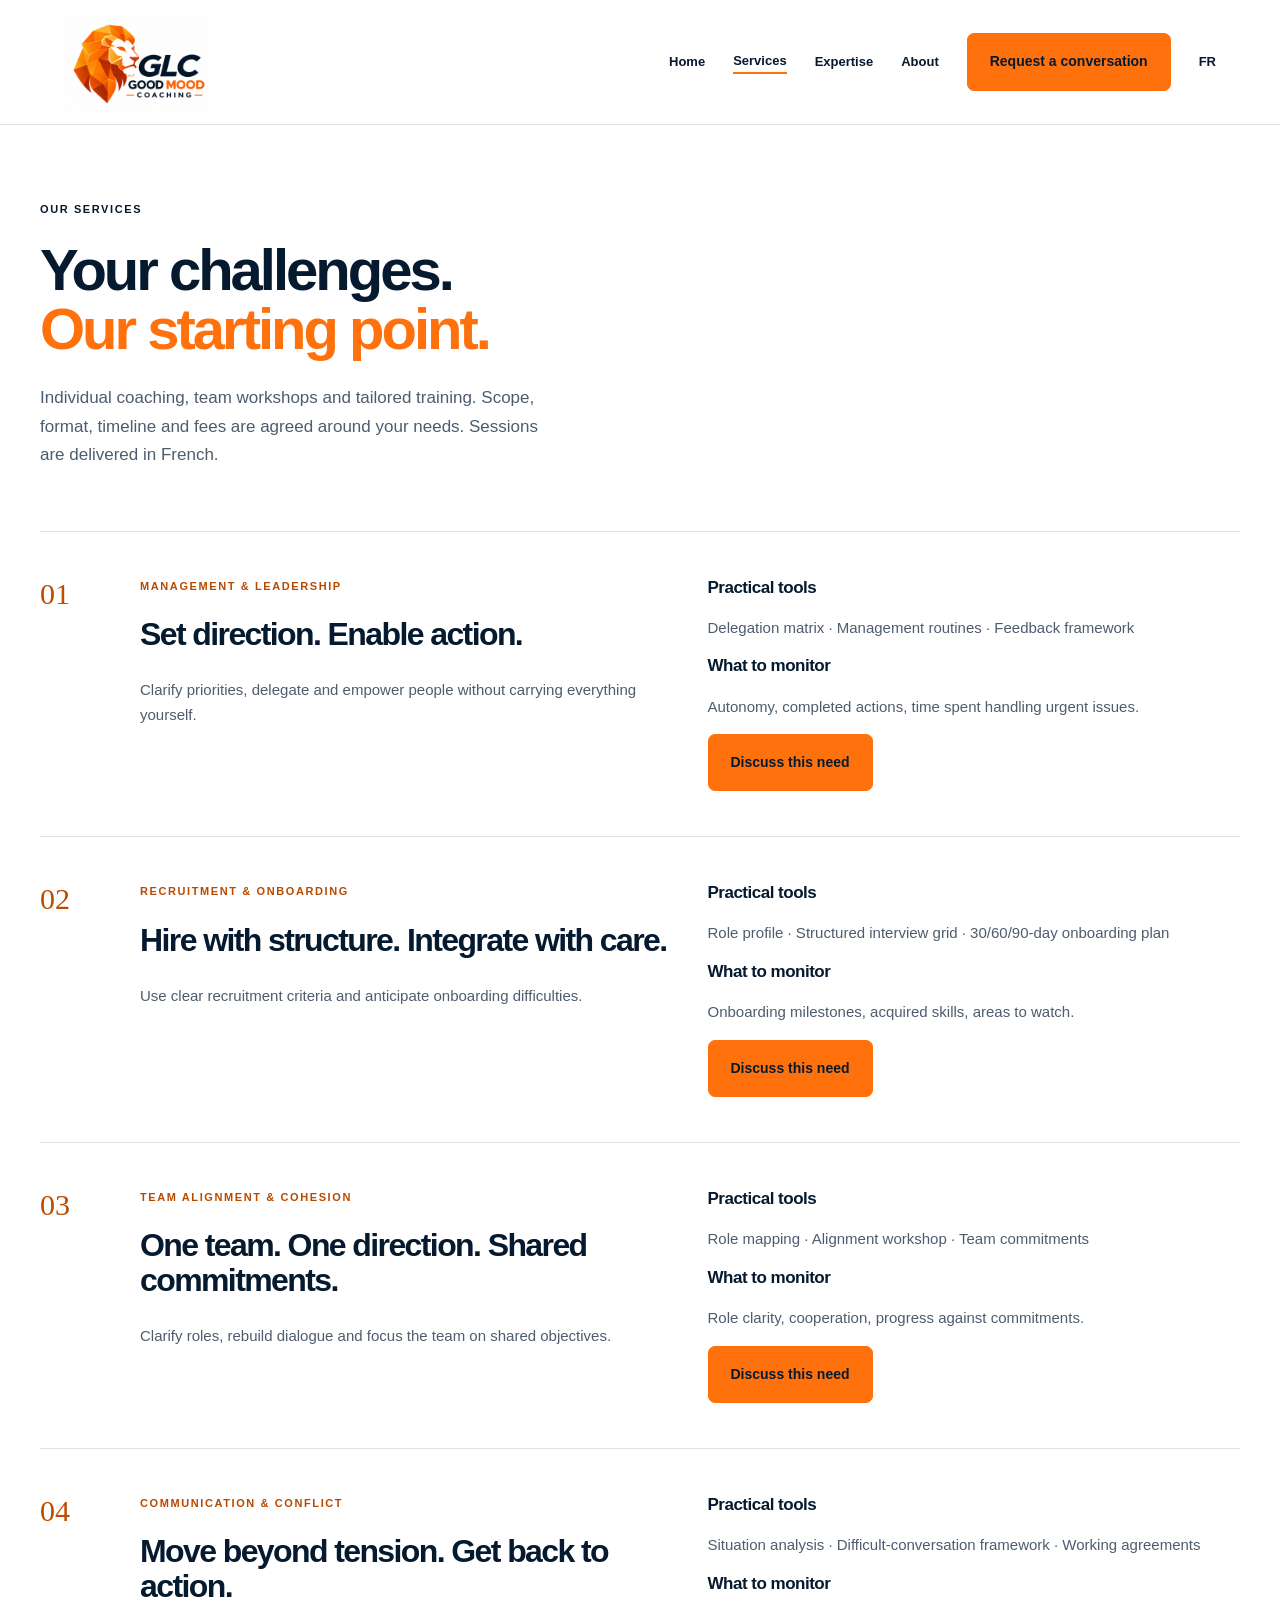
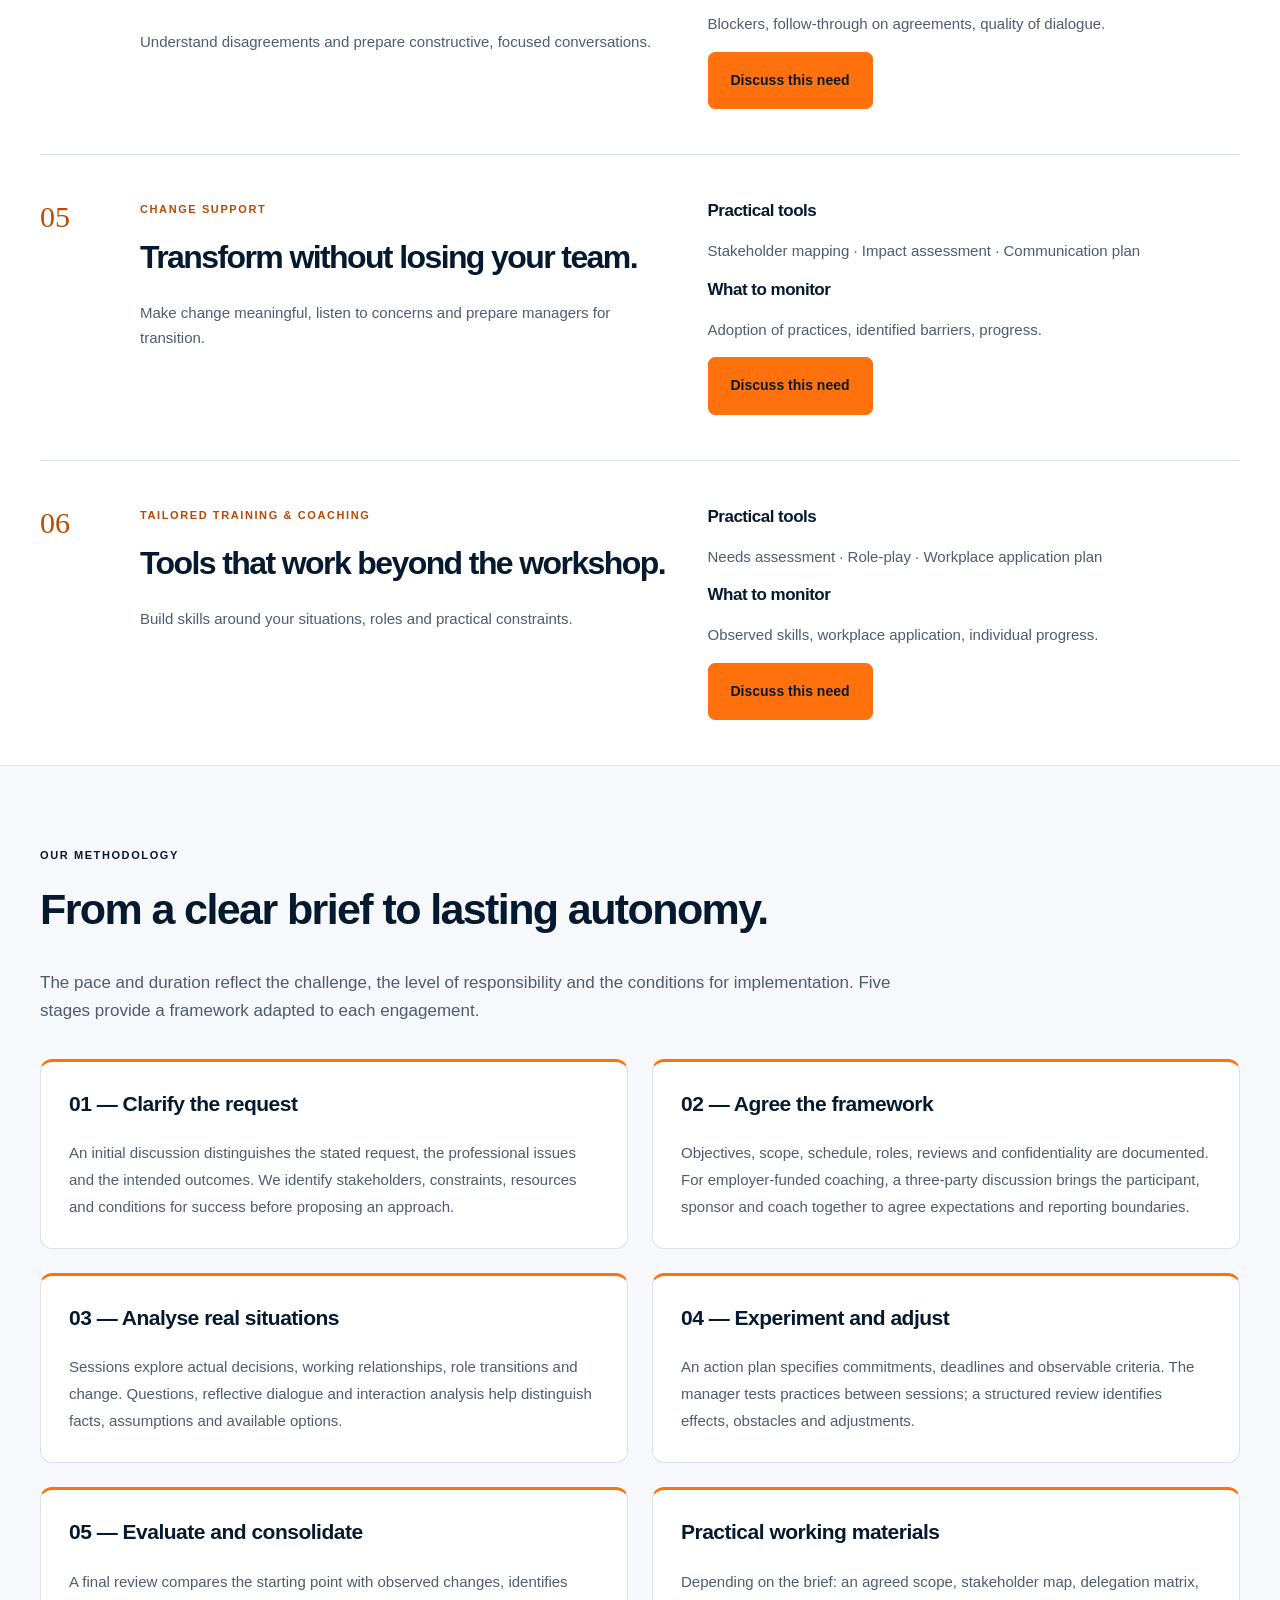
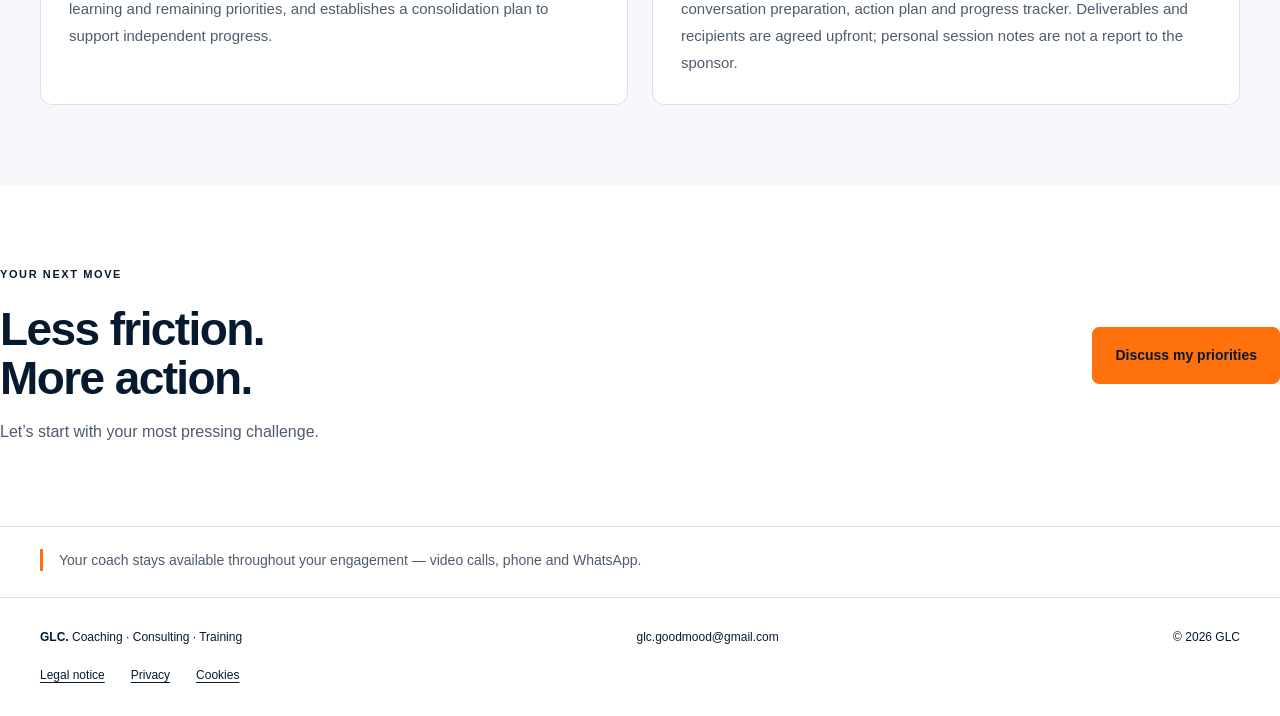
<file: en-prestations.html>
<!doctype html><html lang="en"><head><meta charset="UTF-8"><meta name="viewport" content="width=device-width, initial-scale=1"><title>Services | GLC</title><meta name="description" content="GLC — Executive coaching, manager training and team development. Practical support built on more than 28 years of professional experience."><link rel="stylesheet" href="style.css"></head><body><header><a class="logo" href="en-index.html"><img src="glc-good-mood-coaching.jpeg" alt="GLC Good Mood Coaching" width="1536" height="1024"></a><nav aria-label="Main navigation"><a href="en-index.html" >Home</a><a href="en-prestations.html" aria-current="page" >Services</a><a href="en-expertise.html" >Expertise</a><a href="en-a-propos.html" >About</a><a href="en-contact.html" class="btn" >Request a conversation</a><a href="prestations.html" lang="fr" aria-label="Lire cette page en français">FR</a></nav></header><main><div class="wrap"><div class="page-head"><span class="eyebrow">OUR SERVICES</span><h1>Your challenges.<br><em>Our starting point.</em></h1><p class="intro">Individual coaching, team workshops and tailored training. Scope, format, timeline and fees are agreed around your needs. Sessions are delivered in French.</p></div><section class="detail" id="management"><span class="num">01</span><div><span class="eyebrow">Management & leadership</span><h2>Set direction. Enable action.</h2><p>Clarify priorities, delegate and empower people without carrying everything yourself.</p></div><div><h3>Practical tools</h3><p>Delegation matrix · Management routines · Feedback framework</p><h3>What to monitor</h3><p>Autonomy, completed actions, time spent handling urgent issues.</p><a class="btn" href="en-contact.html?besoin=management">Discuss this need</a></div></section><section class="detail" id="recrutement"><span class="num">02</span><div><span class="eyebrow">Recruitment & onboarding</span><h2>Hire with structure. Integrate with care.</h2><p>Use clear recruitment criteria and anticipate onboarding difficulties.</p></div><div><h3>Practical tools</h3><p>Role profile · Structured interview grid · 30/60/90-day onboarding plan</p><h3>What to monitor</h3><p>Onboarding milestones, acquired skills, areas to watch.</p><a class="btn" href="en-contact.html?besoin=recrutement">Discuss this need</a></div></section><section class="detail" id="equipes"><span class="num">03</span><div><span class="eyebrow">Team alignment & cohesion</span><h2>One team. One direction. Shared commitments.</h2><p>Clarify roles, rebuild dialogue and focus the team on shared objectives.</p></div><div><h3>Practical tools</h3><p>Role mapping · Alignment workshop · Team commitments</p><h3>What to monitor</h3><p>Role clarity, cooperation, progress against commitments.</p><a class="btn" href="en-contact.html?besoin=equipes">Discuss this need</a></div></section><section class="detail" id="conflits"><span class="num">04</span><div><span class="eyebrow">Communication & conflict</span><h2>Move beyond tension. Get back to action.</h2><p>Understand disagreements and prepare constructive, focused conversations.</p></div><div><h3>Practical tools</h3><p>Situation analysis · Difficult-conversation framework · Working agreements</p><h3>What to monitor</h3><p>Blockers, follow-through on agreements, quality of dialogue.</p><a class="btn" href="en-contact.html?besoin=conflits">Discuss this need</a></div></section><section class="detail" id="changement"><span class="num">05</span><div><span class="eyebrow">Change support</span><h2>Transform without losing your team.</h2><p>Make change meaningful, listen to concerns and prepare managers for transition.</p></div><div><h3>Practical tools</h3><p>Stakeholder mapping · Impact assessment · Communication plan</p><h3>What to monitor</h3><p>Adoption of practices, identified barriers, progress.</p><a class="btn" href="en-contact.html?besoin=changement">Discuss this need</a></div></section><section class="detail" id="formation"><span class="num">06</span><div><span class="eyebrow">Tailored training & coaching</span><h2>Tools that work beyond the workshop.</h2><p>Build skills around your situations, roles and practical constraints.</p></div><div><h3>Practical tools</h3><p>Needs assessment · Role-play · Workplace application plan</p><h3>What to monitor</h3><p>Observed skills, workplace application, individual progress.</p><a class="btn" href="en-contact.html?besoin=formation">Discuss this need</a></div></section></div><section class="section professional-section"><div class="wrap"><span class="eyebrow">OUR METHODOLOGY</span><h2>From a clear brief to lasting autonomy.</h2><p class="section-intro">The pace and duration reflect the challenge, the level of responsibility and the conditions for implementation. Five stages provide a framework adapted to each engagement.</p><div class="professional-grid"><article class="professional-card"><h3>01 — Clarify the request</h3><p>An initial discussion distinguishes the stated request, the professional issues and the intended outcomes. We identify stakeholders, constraints, resources and conditions for success before proposing an approach.</p></article><article class="professional-card"><h3>02 — Agree the framework</h3><p>Objectives, scope, schedule, roles, reviews and confidentiality are documented. For employer-funded coaching, a three-party discussion brings the participant, sponsor and coach together to agree expectations and reporting boundaries.</p></article><article class="professional-card"><h3>03 — Analyse real situations</h3><p>Sessions explore actual decisions, working relationships, role transitions and change. Questions, reflective dialogue and interaction analysis help distinguish facts, assumptions and available options.</p></article><article class="professional-card"><h3>04 — Experiment and adjust</h3><p>An action plan specifies commitments, deadlines and observable criteria. The manager tests practices between sessions; a structured review identifies effects, obstacles and adjustments.</p></article><article class="professional-card"><h3>05 — Evaluate and consolidate</h3><p>A final review compares the starting point with observed changes, identifies learning and remaining priorities, and establishes a consolidation plan to support independent progress.</p></article><article class="professional-card"><h3>Practical working materials</h3><p>Depending on the brief: an agreed scope, stakeholder map, delegation matrix, conversation preparation, action plan and progress tracker. Deliverables and recipients are agreed upfront; personal session notes are not a report to the sponsor.</p></article></div></div></section><section class="section wrap cta"><div><span class="eyebrow">YOUR NEXT MOVE</span><h2>Less friction.<br>More action.</h2><p>Let’s start with your most pressing challenge.</p></div><a class="btn" href="en-contact.html">Discuss my priorities</a></section><aside class="availability-reminder wrap"><p>Your coach stays available throughout your engagement — video calls, phone and WhatsApp.</p></aside></main><footer><div class="wrap foot"><span><b>GLC.</b> Coaching · Consulting · Training</span><a href="mailto:glc.goodmood@gmail.com">glc.goodmood@gmail.com</a><span>© 2026 GLC</span></div><div class="wrap legal-links"><a href="en-mentions-legales.html">Legal notice</a><a href="en-mentions-legales.html#confidentialite">Privacy</a><a href="en-mentions-legales.html#cookies">Cookies</a></div></footer></body></html>
</file>
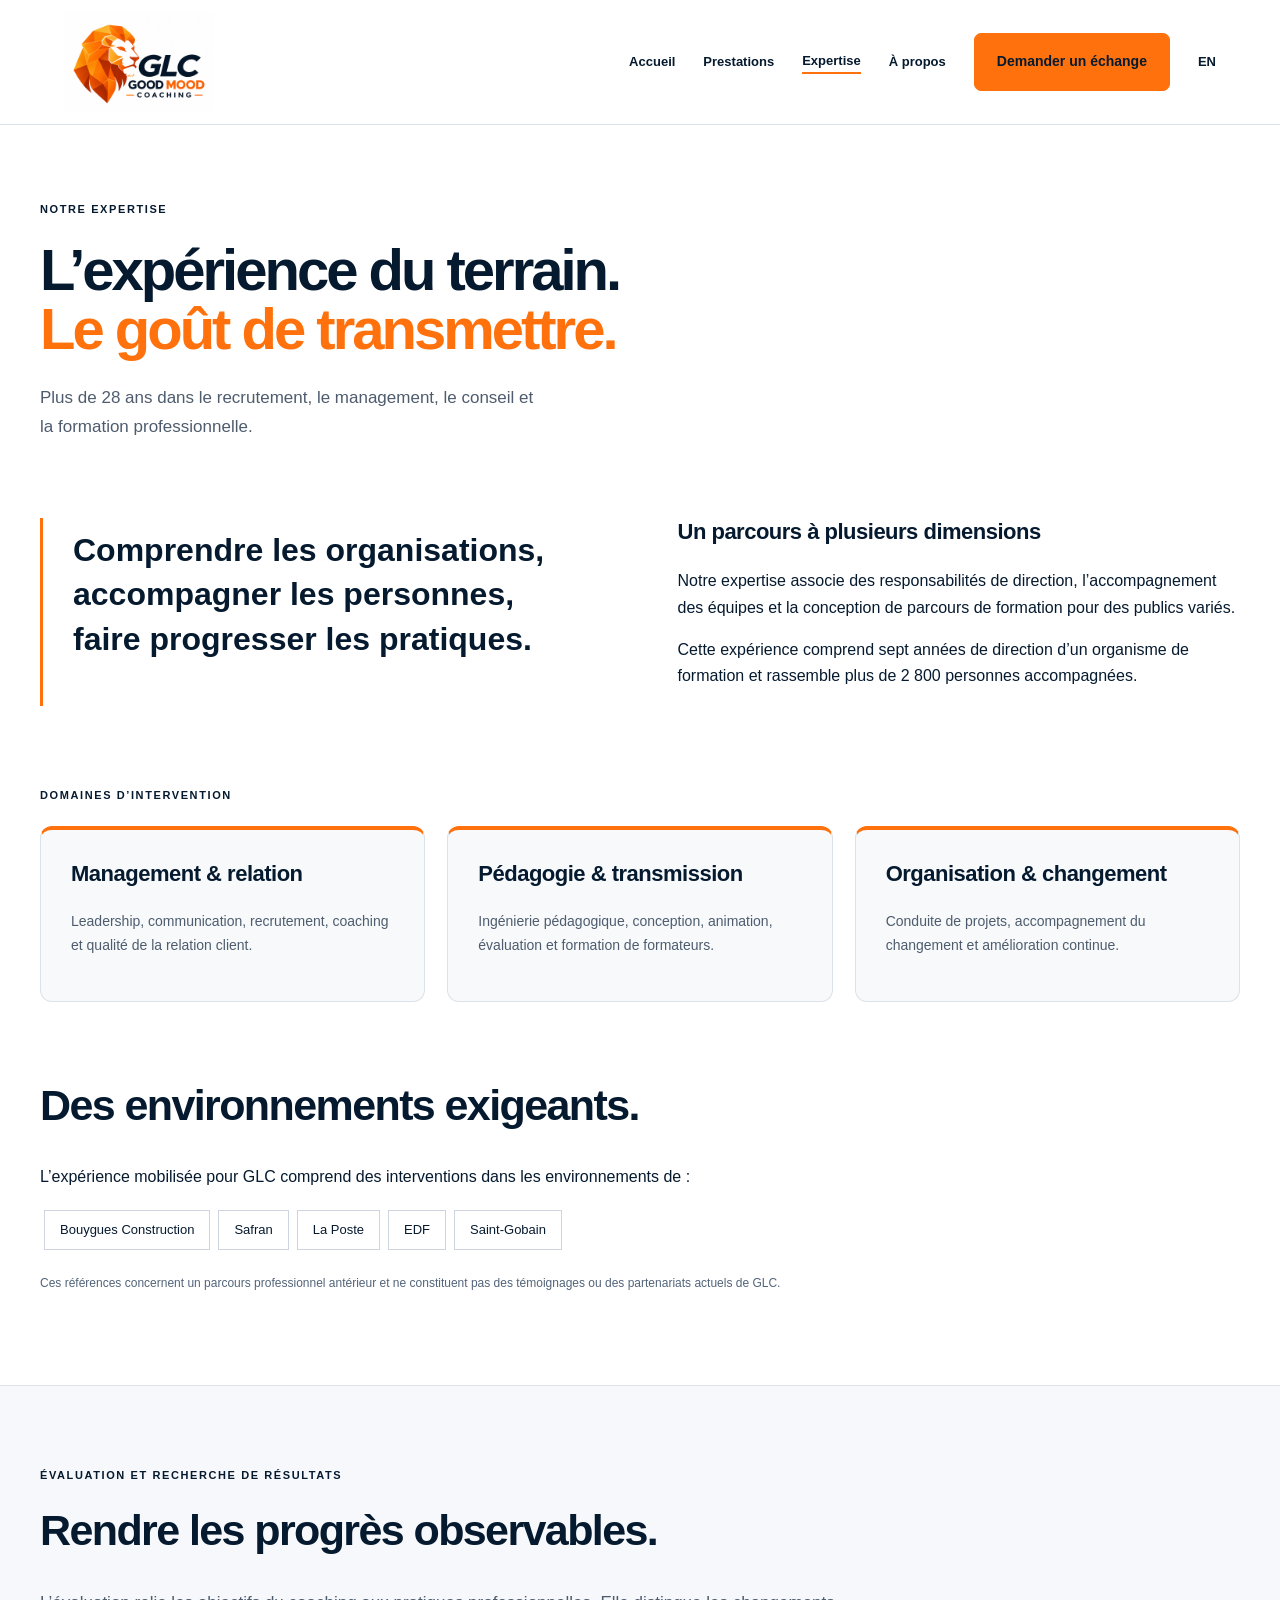
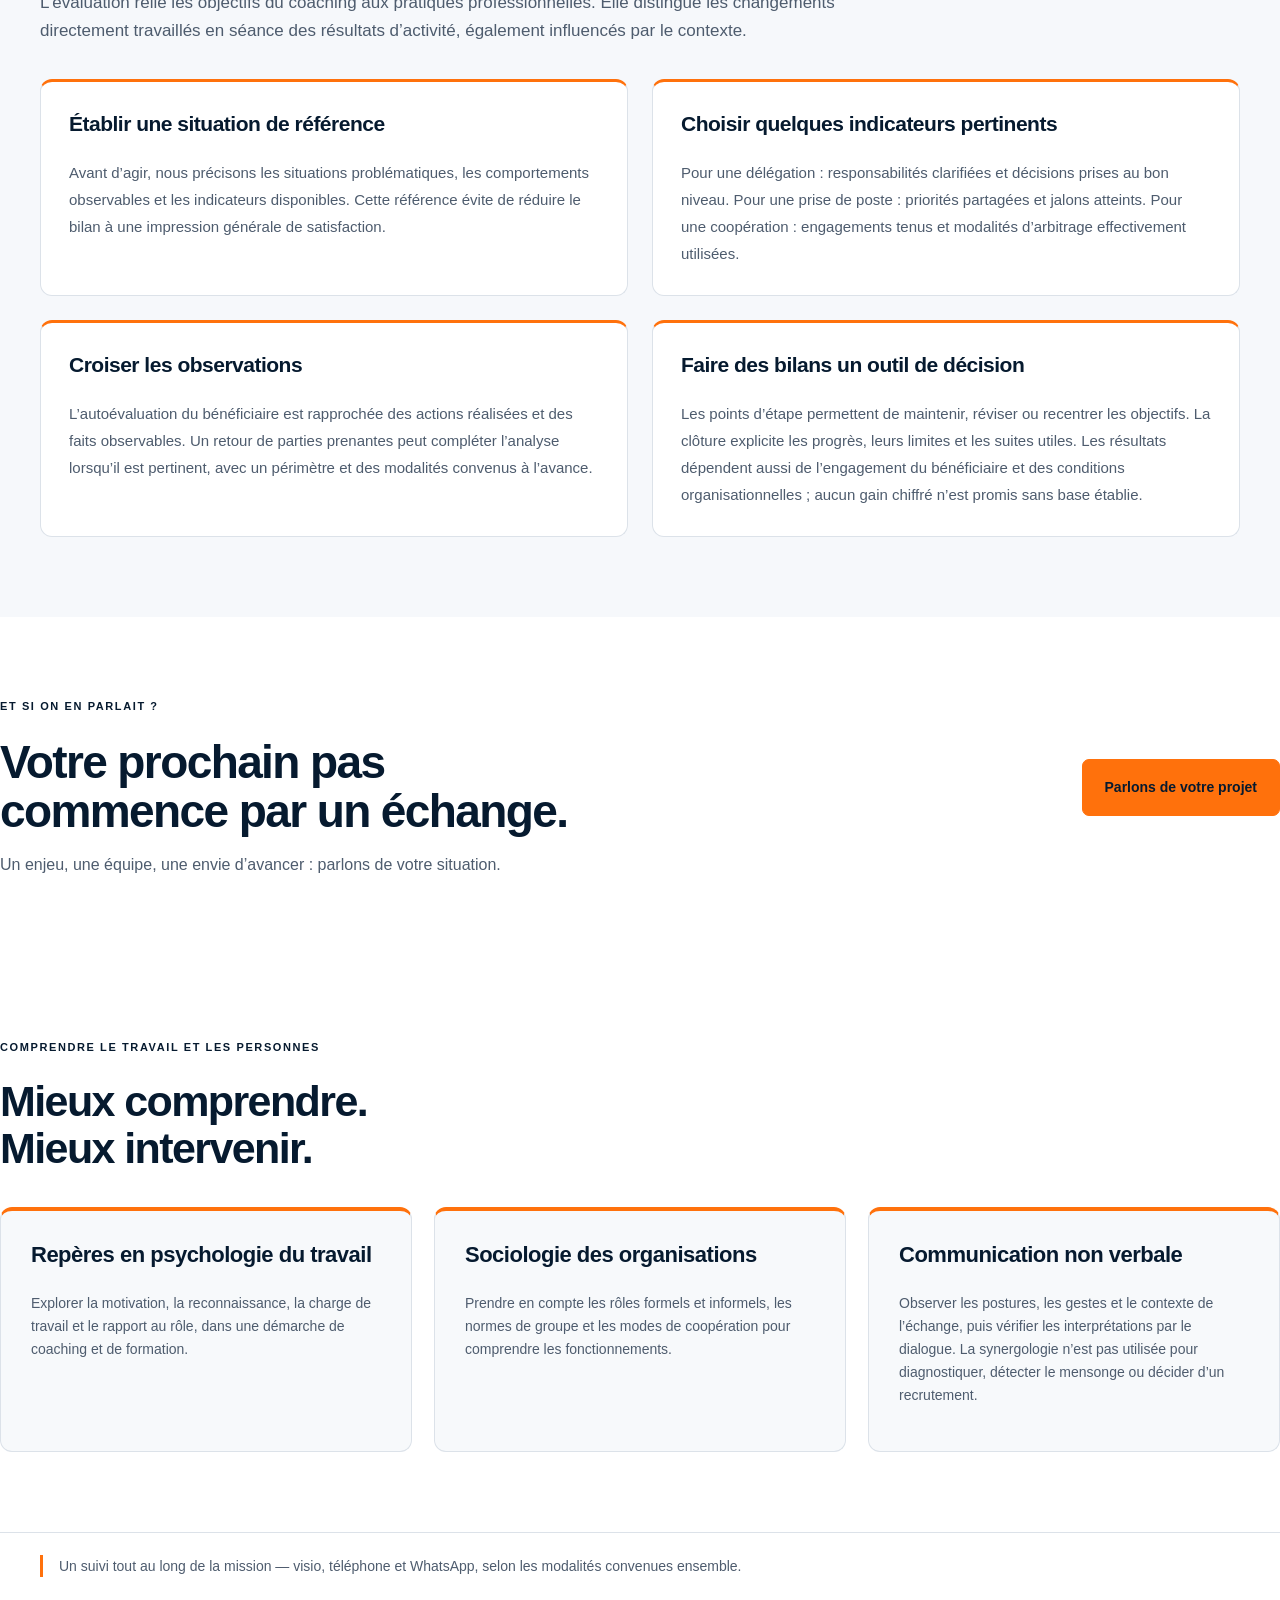
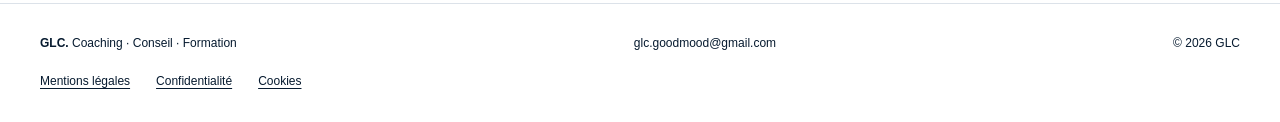
<file: expertise.html>
<!doctype html><html lang="fr"><head><meta charset="UTF-8"><meta name="viewport" content="width=device-width, initial-scale=1"><title>Notre expertise | GLC</title><meta name="description" content="GLC : coaching de dirigeants, formation de managers et accompagnement des équipes. Plus de 28 ans d’expérience au service de l’humain et des organisations."><meta name="theme-color" content="#061a2f"><link rel="stylesheet" href="style.css"></head><body><header><a class="logo" href="index.html" aria-label="GLC accueil"><img src="glc-good-mood-coaching.jpeg" alt="GLC Good Mood Coaching" width="1536" height="1024"></a><nav aria-label="Navigation principale"><a href="index.html" >Accueil</a><a href="prestations.html" >Prestations</a><a href="expertise.html" aria-current="page" >Expertise</a><a href="a-propos.html" >À propos</a><a href="contact.html" class="btn" >Demander un échange</a><a href="en-expertise.html" lang="en" aria-label="Read this page in English">EN</a></nav></header><main><div class="wrap"><div class="page-head"><span class="eyebrow">Notre expertise</span><h1>L’expérience du terrain.<br><em>Le goût de transmettre.</em></h1><p class="intro">Plus de 28 ans dans le recrutement, le management, le conseil et la formation professionnelle.</p></div><section class="split section" style="padding-top:15px"><blockquote>Comprendre les organisations, accompagner les personnes, faire progresser les pratiques.</blockquote><div><h3>Un parcours à plusieurs dimensions</h3><p>Notre expertise associe des responsabilités de direction, l’accompagnement des équipes et la conception de parcours de formation pour des publics variés.</p><p>Cette expérience comprend sept années de direction d’un organisme de formation et rassemble plus de 2 800 personnes accompagnées.</p></div></section><section class="section" style="padding-top:0"><span class="eyebrow">Domaines d’intervention</span><div class="cards"><article class="card"><h3>Management & relation</h3><p>Leadership, communication, recrutement, coaching et qualité de la relation client.</p></article><article class="card"><h3>Pédagogie & transmission</h3><p>Ingénierie pédagogique, conception, animation, évaluation et formation de formateurs.</p></article><article class="card"><h3>Organisation & changement</h3><p>Conduite de projets, accompagnement du changement et amélioration continue.</p></article></div></section><section class="section" style="padding-top:0"><h2>Des environnements exigeants.</h2><p>L’expérience mobilisée pour GLC comprend des interventions dans les environnements de :</p><div><span class="pill">Bouygues Construction</span><span class="pill">Safran</span><span class="pill">La Poste</span><span class="pill">EDF</span><span class="pill">Saint-Gobain</span></div><p class="note" style="margin-top:20px">Ces références concernent un parcours professionnel antérieur et ne constituent pas des témoignages ou des partenariats actuels de GLC.</p></section></div><section class="section professional-section"><div class="wrap"><span class="eyebrow">ÉVALUATION ET RECHERCHE DE RÉSULTATS</span><h2>Rendre les progrès observables.</h2><p class="section-intro">L’évaluation relie les objectifs du coaching aux pratiques professionnelles. Elle distingue les changements directement travaillés en séance des résultats d’activité, également influencés par le contexte.</p><div class="professional-grid"><article class="professional-card"><h3>Établir une situation de référence</h3><p>Avant d’agir, nous précisons les situations problématiques, les comportements observables et les indicateurs disponibles. Cette référence évite de réduire le bilan à une impression générale de satisfaction.</p></article><article class="professional-card"><h3>Choisir quelques indicateurs pertinents</h3><p>Pour une délégation : responsabilités clarifiées et décisions prises au bon niveau. Pour une prise de poste : priorités partagées et jalons atteints. Pour une coopération : engagements tenus et modalités d’arbitrage effectivement utilisées.</p></article><article class="professional-card"><h3>Croiser les observations</h3><p>L’autoévaluation du bénéficiaire est rapprochée des actions réalisées et des faits observables. Un retour de parties prenantes peut compléter l’analyse lorsqu’il est pertinent, avec un périmètre et des modalités convenus à l’avance.</p></article><article class="professional-card"><h3>Faire des bilans un outil de décision</h3><p>Les points d’étape permettent de maintenir, réviser ou recentrer les objectifs. La clôture explicite les progrès, leurs limites et les suites utiles. Les résultats dépendent aussi de l’engagement du bénéficiaire et des conditions organisationnelles ; aucun gain chiffré n’est promis sans base établie.</p></article></div></div></section><section class="section wrap cta"><div><span class="eyebrow">Et si on en parlait ?</span><h2>Votre prochain pas<br>commence par un échange.</h2><p>Un enjeu, une équipe, une envie d’avancer : parlons de votre situation.</p></div><a class="btn" href="contact.html">Parlons de votre projet</a></section><section class="wrap section"><span class="eyebrow">COMPRENDRE LE TRAVAIL ET LES PERSONNES</span><h2>Mieux comprendre.<br>Mieux intervenir.</h2><div class="cards"><article class="card"><h3>Repères en psychologie du travail</h3><p>Explorer la motivation, la reconnaissance, la charge de travail et le rapport au rôle, dans une démarche de coaching et de formation.</p></article><article class="card"><h3>Sociologie des organisations</h3><p>Prendre en compte les rôles formels et informels, les normes de groupe et les modes de coopération pour comprendre les fonctionnements.</p></article><article class="card"><h3>Communication non verbale</h3><p>Observer les postures, les gestes et le contexte de l’échange, puis vérifier les interprétations par le dialogue. La synergologie n’est pas utilisée pour diagnostiquer, détecter le mensonge ou décider d’un recrutement.</p></article></div></section><aside class="availability-reminder wrap"><p>Un suivi tout au long de la mission — visio, téléphone et WhatsApp, selon les modalités convenues ensemble.</p></aside></main><footer><div class="wrap foot"><span><b>GLC.</b> Coaching · Conseil · Formation</span><a href="mailto:glc.goodmood@gmail.com">glc.goodmood@gmail.com</a><span>© 2026 GLC</span></div><div class="wrap legal-links"><a href="mentions-legales.html">Mentions légales</a><a href="mentions-legales.html#confidentialite">Confidentialité</a><a href="mentions-legales.html#cookies">Cookies</a></div></footer></body></html>
</file>
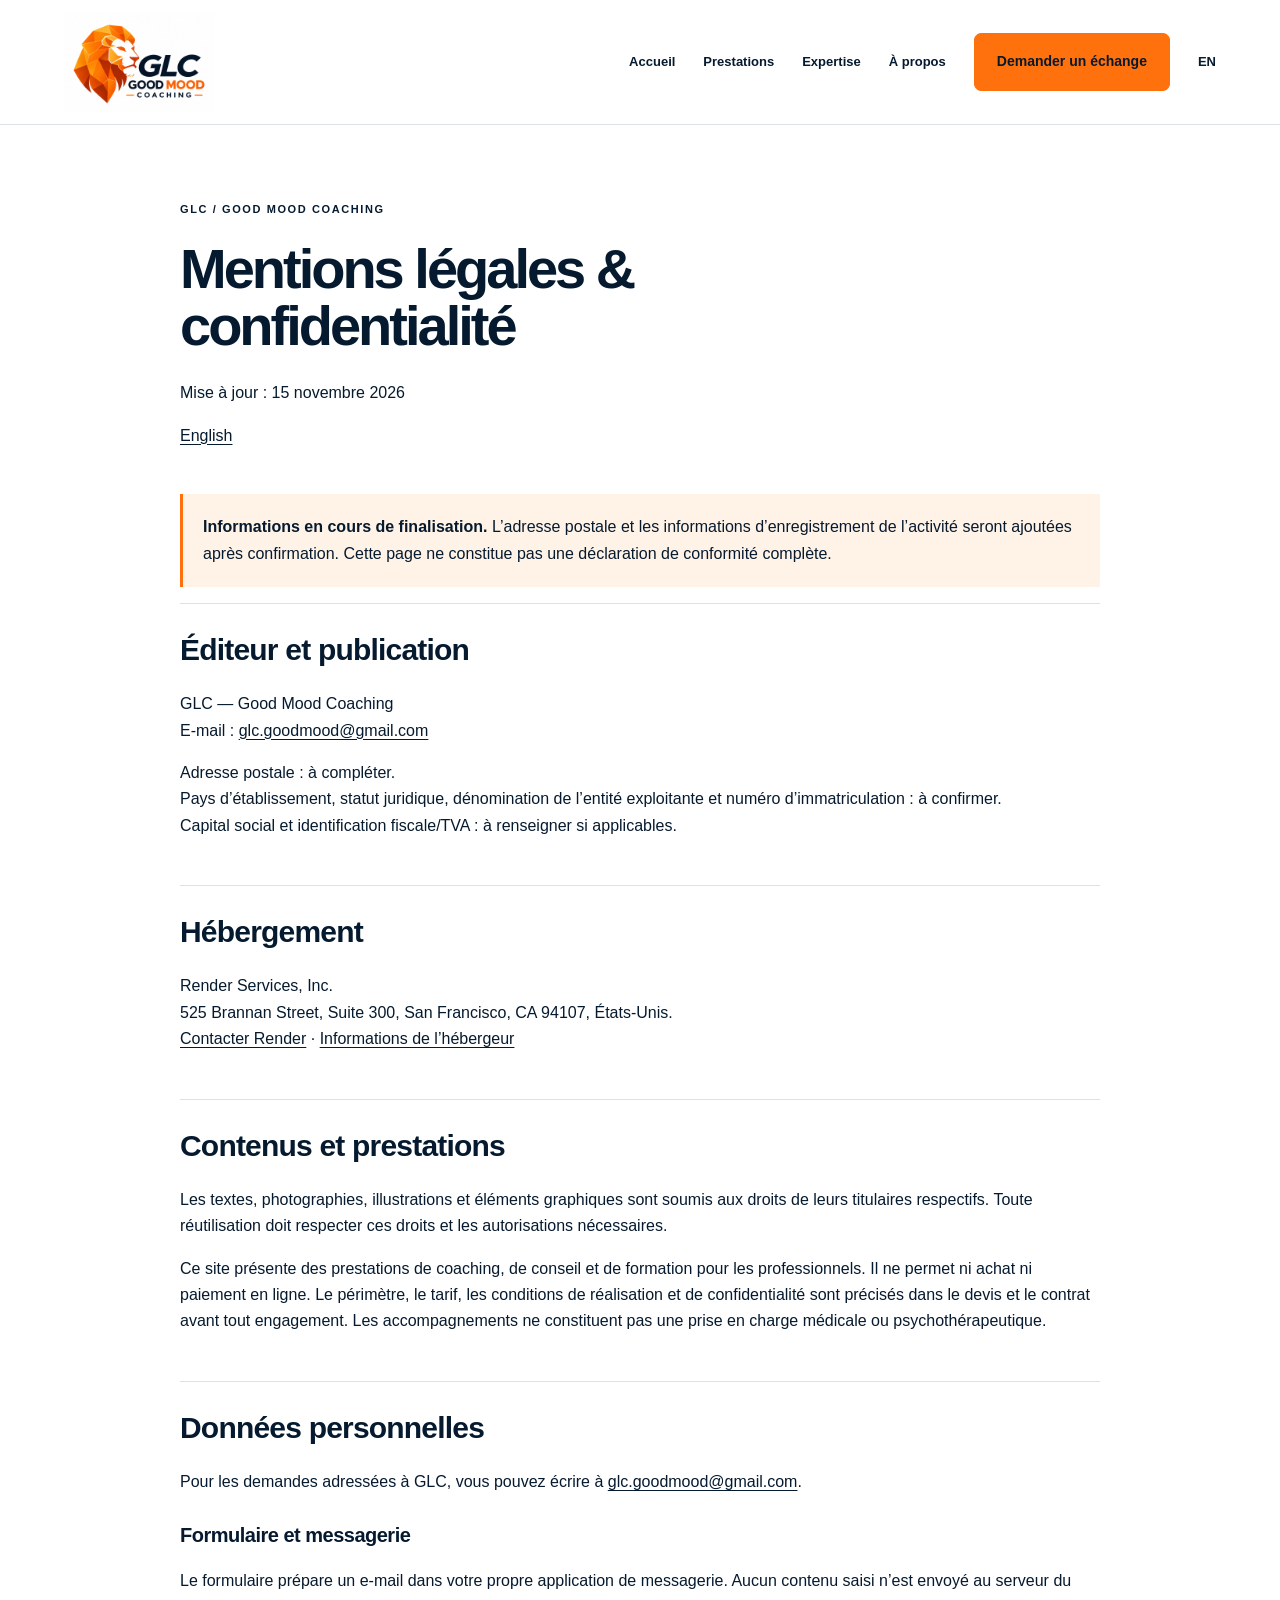
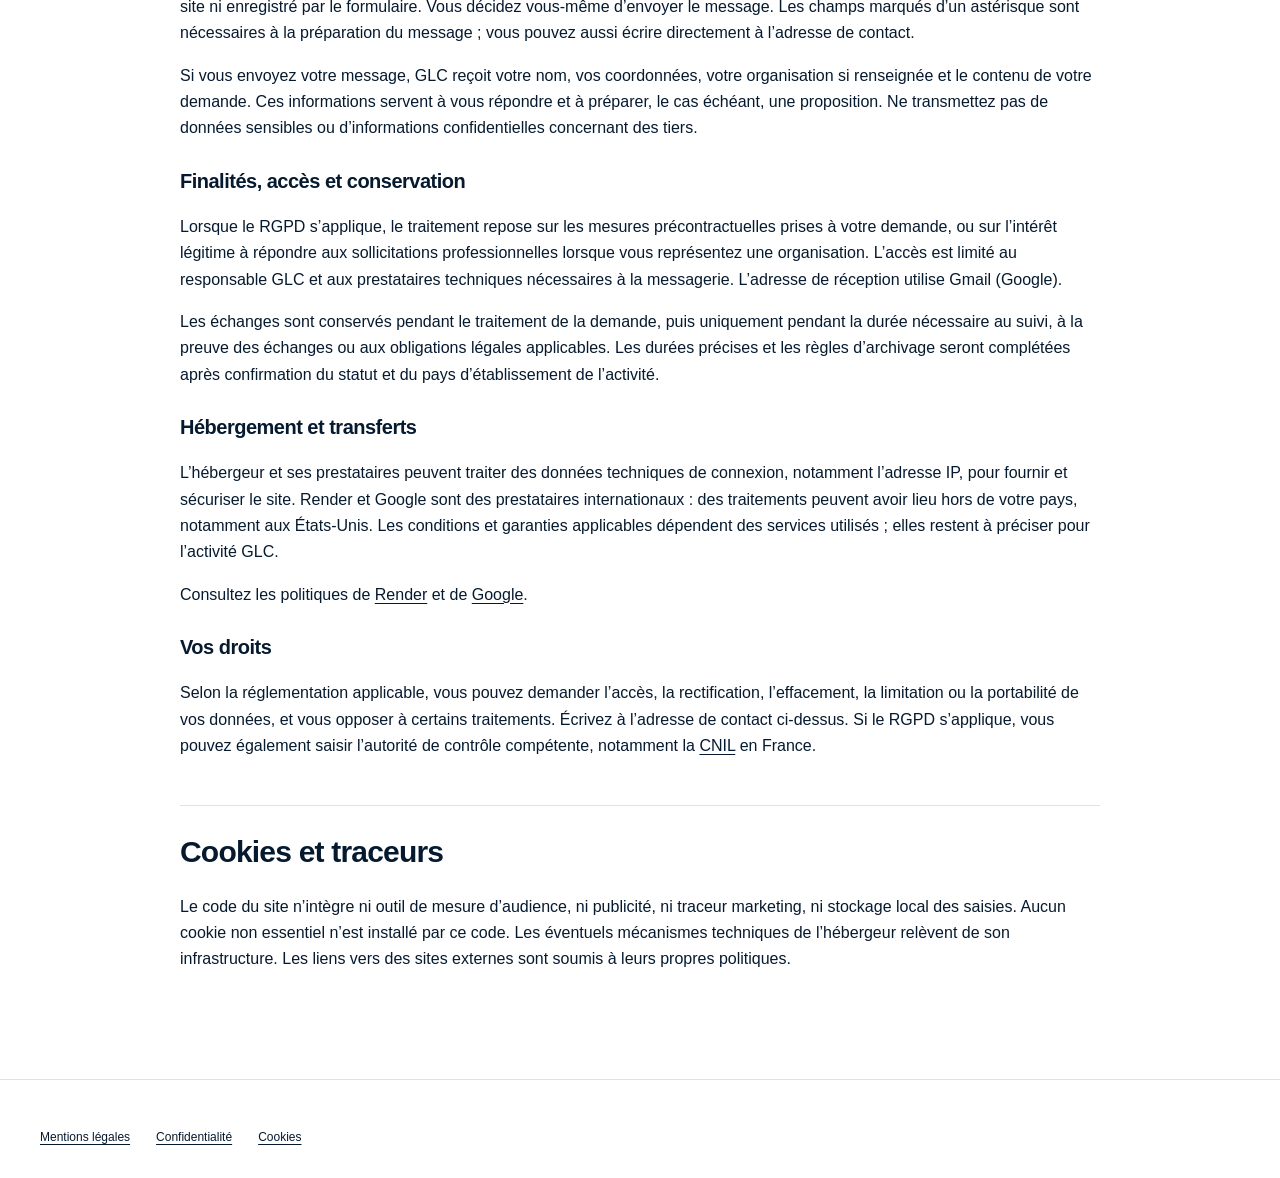
<file: mentions-legales.html>
<!doctype html><html lang="fr"><head><meta charset="UTF-8"><meta name="viewport" content="width=device-width, initial-scale=1"><title>Mentions légales & confidentialité | GLC</title><link rel="stylesheet" href="style.css"></head><body><header><a class="logo" href="index.html" aria-label="GLC accueil"><img src="glc-good-mood-coaching.jpeg" alt="GLC Good Mood Coaching" width="1536" height="1024"></a><nav aria-label="Navigation principale"><a href="index.html" >Accueil</a><a href="prestations.html" >Prestations</a><a href="expertise.html" >Expertise</a><a href="a-propos.html" >À propos</a><a href="contact.html" class="btn" >Demander un échange</a><a href="en-mentions-legales.html" lang="en" aria-label="Read this page in English">EN</a></nav></header><main class="wrap legal-page"><div class="page-head"><span class="eyebrow">GLC / GOOD MOOD COACHING</span><h1>Mentions légales & confidentialité</h1><p>Mise à jour : 15 novembre 2026</p><a href="en-mentions-legales.html">English</a></div><p class="legal-pending"><strong>Informations en cours de finalisation.</strong> L’adresse postale et les informations d’enregistrement de l’activité seront ajoutées après confirmation. Cette page ne constitue pas une déclaration de conformité complète.</p>
<section><h2>Éditeur et publication</h2><p>GLC — Good Mood Coaching<br>E-mail : <a href="mailto:glc.goodmood@gmail.com">glc.goodmood@gmail.com</a></p><p>Adresse postale : à compléter.<br>Pays d’établissement, statut juridique, dénomination de l’entité exploitante et numéro d’immatriculation : à confirmer.<br>Capital social et identification fiscale/TVA : à renseigner si applicables.</p></section>
<section><h2>Hébergement</h2><p>Render Services, Inc.<br>525 Brannan Street, Suite 300, San Francisco, CA 94107, États-Unis.<br><a href="https://render.com/contact">Contacter Render</a> · <a href="https://render.com/terms">Informations de l’hébergeur</a></p></section>
<section><h2>Contenus et prestations</h2><p>Les textes, photographies, illustrations et éléments graphiques sont soumis aux droits de leurs titulaires respectifs. Toute réutilisation doit respecter ces droits et les autorisations nécessaires.</p><p>Ce site présente des prestations de coaching, de conseil et de formation pour les professionnels. Il ne permet ni achat ni paiement en ligne. Le périmètre, le tarif, les conditions de réalisation et de confidentialité sont précisés dans le devis et le contrat avant tout engagement. Les accompagnements ne constituent pas une prise en charge médicale ou psychothérapeutique.</p></section>
<section id="confidentialite"><h2>Données personnelles</h2><p>Pour les demandes adressées à GLC, vous pouvez écrire à <a href="mailto:glc.goodmood@gmail.com">glc.goodmood@gmail.com</a>.</p><h3>Formulaire et messagerie</h3><p>Le formulaire prépare un e-mail dans votre propre application de messagerie. Aucun contenu saisi n’est envoyé au serveur du site ni enregistré par le formulaire. Vous décidez vous-même d’envoyer le message. Les champs marqués d’un astérisque sont nécessaires à la préparation du message ; vous pouvez aussi écrire directement à l’adresse de contact.</p><p>Si vous envoyez votre message, GLC reçoit votre nom, vos coordonnées, votre organisation si renseignée et le contenu de votre demande. Ces informations servent à vous répondre et à préparer, le cas échéant, une proposition. Ne transmettez pas de données sensibles ou d’informations confidentielles concernant des tiers.</p><h3>Finalités, accès et conservation</h3><p>Lorsque le RGPD s’applique, le traitement repose sur les mesures précontractuelles prises à votre demande, ou sur l’intérêt légitime à répondre aux sollicitations professionnelles lorsque vous représentez une organisation. L’accès est limité au responsable GLC et aux prestataires techniques nécessaires à la messagerie. L’adresse de réception utilise Gmail (Google).</p><p>Les échanges sont conservés pendant le traitement de la demande, puis uniquement pendant la durée nécessaire au suivi, à la preuve des échanges ou aux obligations légales applicables. Les durées précises et les règles d’archivage seront complétées après confirmation du statut et du pays d’établissement de l’activité.</p><h3>Hébergement et transferts</h3><p>L’hébergeur et ses prestataires peuvent traiter des données techniques de connexion, notamment l’adresse IP, pour fournir et sécuriser le site. Render et Google sont des prestataires internationaux : des traitements peuvent avoir lieu hors de votre pays, notamment aux États-Unis. Les conditions et garanties applicables dépendent des services utilisés ; elles restent à préciser pour l’activité GLC.</p><p>Consultez les politiques de <a href="https://render.com/privacy">Render</a> et de <a href="https://policies.google.com/privacy?hl=fr">Google</a>.</p><h3>Vos droits</h3><p>Selon la réglementation applicable, vous pouvez demander l’accès, la rectification, l’effacement, la limitation ou la portabilité de vos données, et vous opposer à certains traitements. Écrivez à l’adresse de contact ci-dessus. Si le RGPD s’applique, vous pouvez également saisir l’autorité de contrôle compétente, notamment la <a href="https://www.cnil.fr/fr/adresser-une-plainte">CNIL</a> en France.</p></section>
<section id="cookies"><h2>Cookies et traceurs</h2><p>Le code du site n’intègre ni outil de mesure d’audience, ni publicité, ni traceur marketing, ni stockage local des saisies. Aucun cookie non essentiel n’est installé par ce code. Les éventuels mécanismes techniques de l’hébergeur relèvent de son infrastructure. Les liens vers des sites externes sont soumis à leurs propres politiques.</p></section></main><footer><div class="wrap legal-links"><a href="mentions-legales.html">Mentions légales</a><a href="mentions-legales.html#confidentialite">Confidentialité</a><a href="mentions-legales.html#cookies">Cookies</a></div></footer></body></html>
</file>
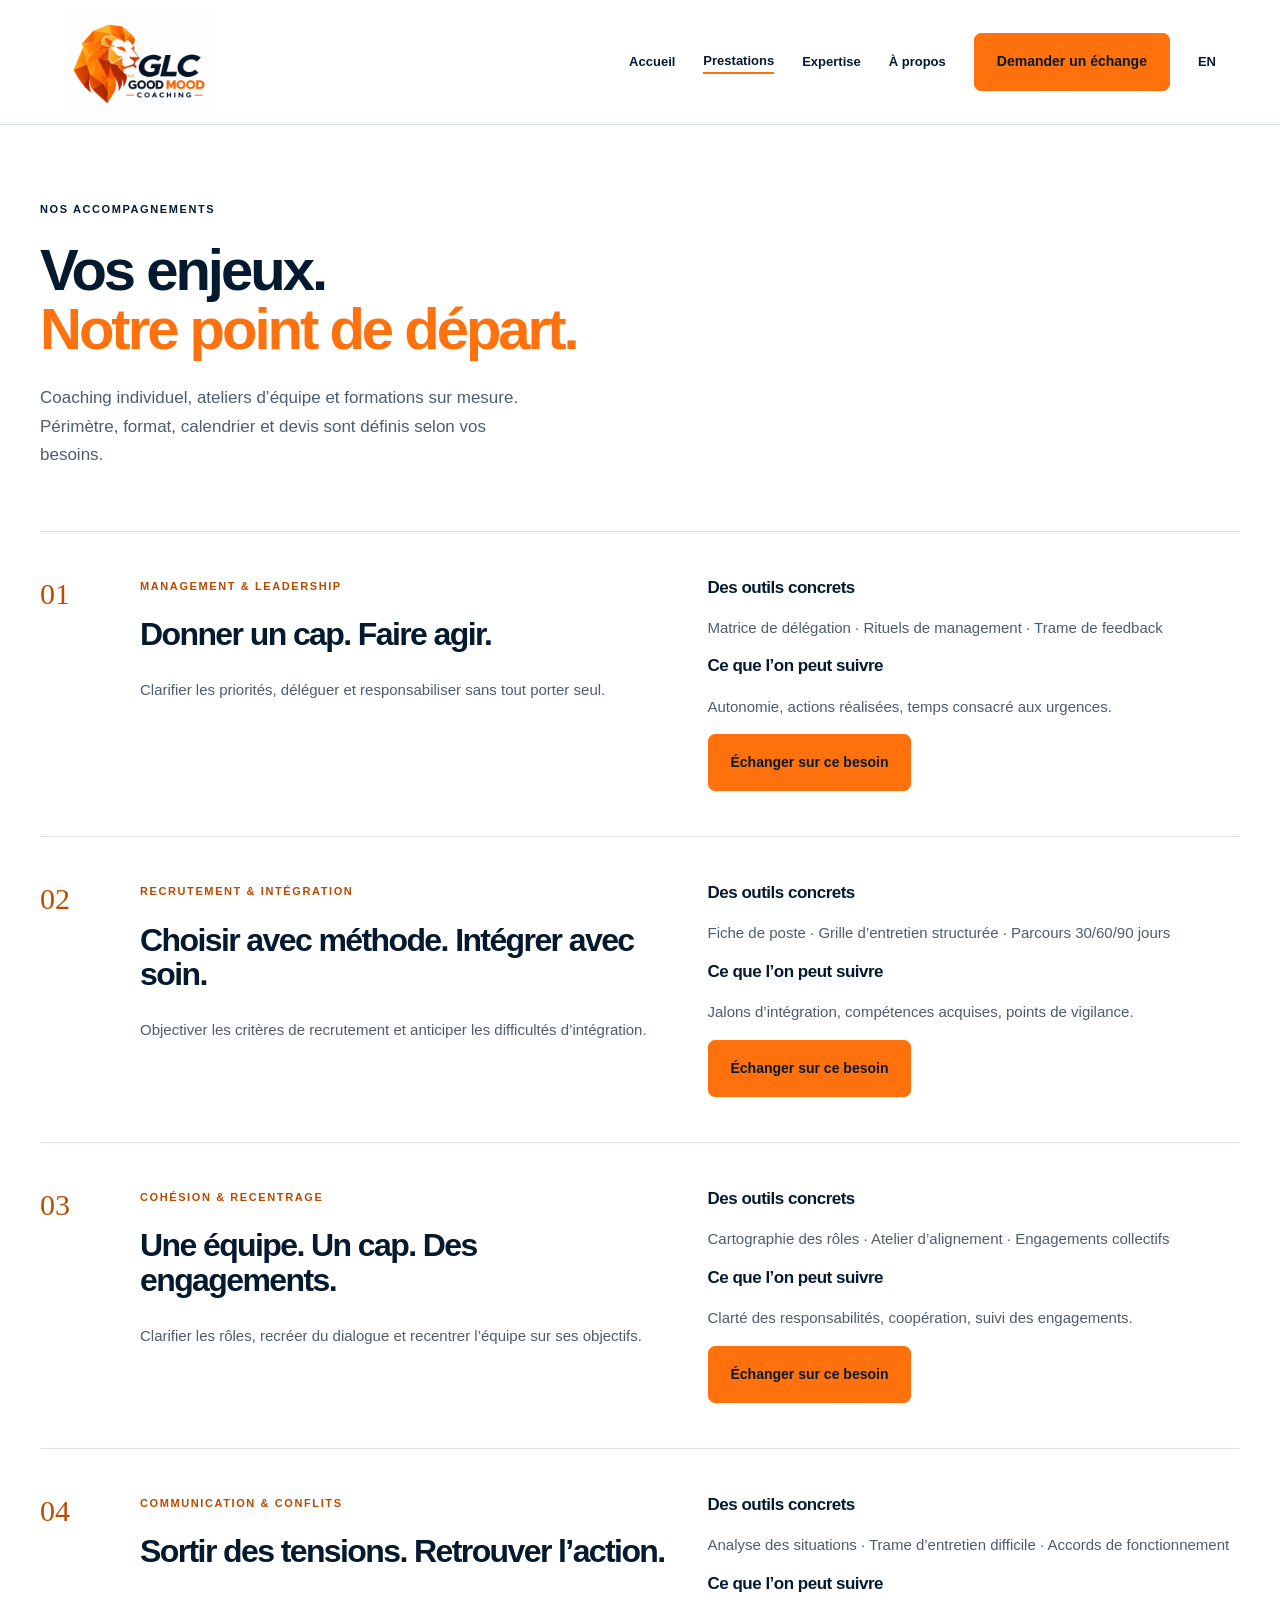
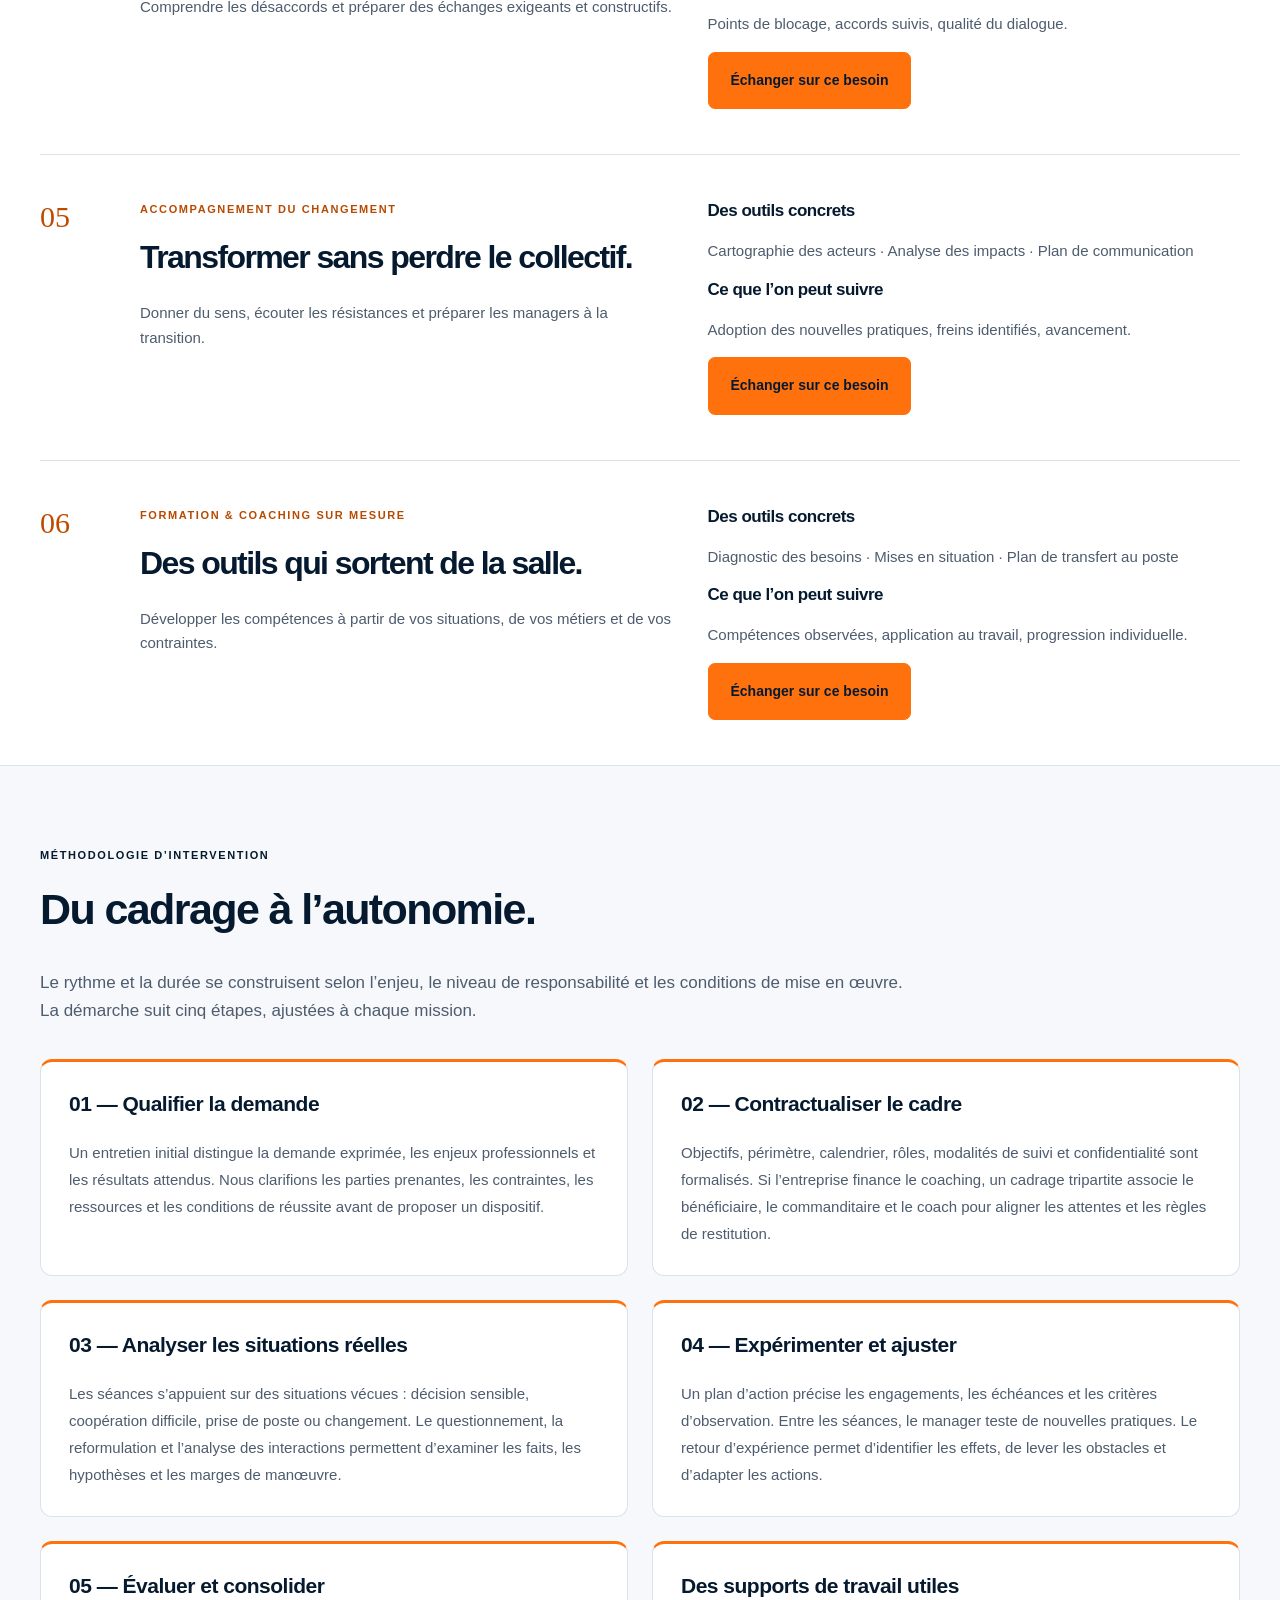
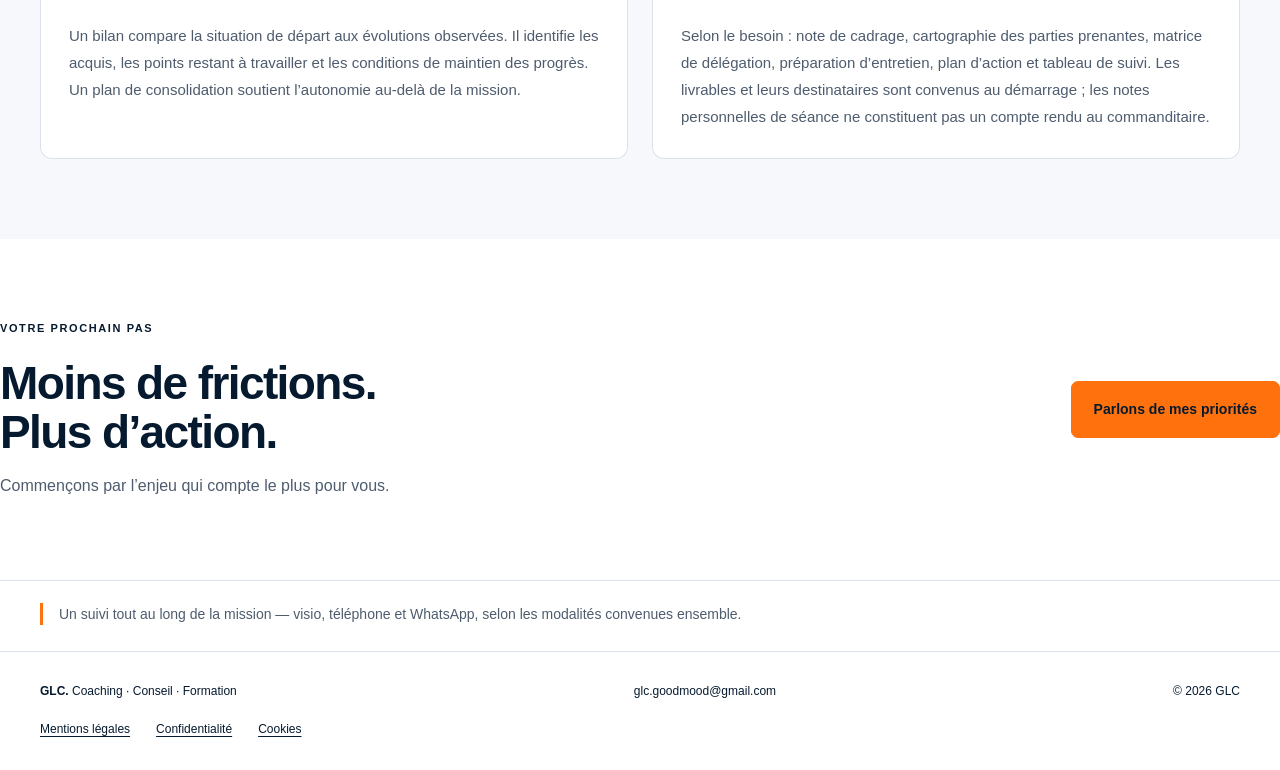
<file: prestations.html>
<!doctype html><html lang="fr"><head><meta charset="UTF-8"><meta name="viewport" content="width=device-width, initial-scale=1"><title>Nos accompagnements | GLC</title><meta name="description" content="GLC : coaching de dirigeants, formation de managers et accompagnement des équipes. Plus de 28 ans d’expérience au service de l’humain et des organisations."><meta name="theme-color" content="#061a2f"><link rel="stylesheet" href="style.css"></head><body><header><a class="logo" href="index.html" aria-label="GLC accueil"><img src="glc-good-mood-coaching.jpeg" alt="GLC Good Mood Coaching" width="1536" height="1024"></a><nav aria-label="Navigation principale"><a href="index.html" >Accueil</a><a href="prestations.html" aria-current="page" >Prestations</a><a href="expertise.html" >Expertise</a><a href="a-propos.html" >À propos</a><a href="contact.html" class="btn" >Demander un échange</a><a href="en-prestations.html" lang="en" aria-label="Read this page in English">EN</a></nav></header><main><div class="wrap"><div class="page-head"><span class="eyebrow">NOS ACCOMPAGNEMENTS</span><h1>Vos enjeux.<br><em>Notre point de départ.</em></h1><p class="intro">Coaching individuel, ateliers d’équipe et formations sur mesure. Périmètre, format, calendrier et devis sont définis selon vos besoins.</p></div><section class="detail" id="management"><span class="num">01</span><div><span class="eyebrow">Management & leadership</span><h2>Donner un cap. Faire agir.</h2><p>Clarifier les priorités, déléguer et responsabiliser sans tout porter seul.</p></div><div><h3>Des outils concrets</h3><p>Matrice de délégation · Rituels de management · Trame de feedback</p><h3>Ce que l’on peut suivre</h3><p>Autonomie, actions réalisées, temps consacré aux urgences.</p><a class="btn" href="contact.html?besoin=management">Échanger sur ce besoin</a></div></section><section class="detail" id="recrutement"><span class="num">02</span><div><span class="eyebrow">Recrutement & intégration</span><h2>Choisir avec méthode. Intégrer avec soin.</h2><p>Objectiver les critères de recrutement et anticiper les difficultés d’intégration.</p></div><div><h3>Des outils concrets</h3><p>Fiche de poste · Grille d’entretien structurée · Parcours 30/60/90 jours</p><h3>Ce que l’on peut suivre</h3><p>Jalons d’intégration, compétences acquises, points de vigilance.</p><a class="btn" href="contact.html?besoin=recrutement">Échanger sur ce besoin</a></div></section><section class="detail" id="equipes"><span class="num">03</span><div><span class="eyebrow">Cohésion & recentrage</span><h2>Une équipe. Un cap. Des engagements.</h2><p>Clarifier les rôles, recréer du dialogue et recentrer l’équipe sur ses objectifs.</p></div><div><h3>Des outils concrets</h3><p>Cartographie des rôles · Atelier d’alignement · Engagements collectifs</p><h3>Ce que l’on peut suivre</h3><p>Clarté des responsabilités, coopération, suivi des engagements.</p><a class="btn" href="contact.html?besoin=equipes">Échanger sur ce besoin</a></div></section><section class="detail" id="conflits"><span class="num">04</span><div><span class="eyebrow">Communication & conflits</span><h2>Sortir des tensions. Retrouver l’action.</h2><p>Comprendre les désaccords et préparer des échanges exigeants et constructifs.</p></div><div><h3>Des outils concrets</h3><p>Analyse des situations · Trame d’entretien difficile · Accords de fonctionnement</p><h3>Ce que l’on peut suivre</h3><p>Points de blocage, accords suivis, qualité du dialogue.</p><a class="btn" href="contact.html?besoin=conflits">Échanger sur ce besoin</a></div></section><section class="detail" id="changement"><span class="num">05</span><div><span class="eyebrow">Accompagnement du changement</span><h2>Transformer sans perdre le collectif.</h2><p>Donner du sens, écouter les résistances et préparer les managers à la transition.</p></div><div><h3>Des outils concrets</h3><p>Cartographie des acteurs · Analyse des impacts · Plan de communication</p><h3>Ce que l’on peut suivre</h3><p>Adoption des nouvelles pratiques, freins identifiés, avancement.</p><a class="btn" href="contact.html?besoin=changement">Échanger sur ce besoin</a></div></section><section class="detail" id="formation"><span class="num">06</span><div><span class="eyebrow">Formation & coaching sur mesure</span><h2>Des outils qui sortent de la salle.</h2><p>Développer les compétences à partir de vos situations, de vos métiers et de vos contraintes.</p></div><div><h3>Des outils concrets</h3><p>Diagnostic des besoins · Mises en situation · Plan de transfert au poste</p><h3>Ce que l’on peut suivre</h3><p>Compétences observées, application au travail, progression individuelle.</p><a class="btn" href="contact.html?besoin=formation">Échanger sur ce besoin</a></div></section></div><section class="section professional-section"><div class="wrap"><span class="eyebrow">MÉTHODOLOGIE D’INTERVENTION</span><h2>Du cadrage à l’autonomie.</h2><p class="section-intro">Le rythme et la durée se construisent selon l’enjeu, le niveau de responsabilité et les conditions de mise en œuvre. La démarche suit cinq étapes, ajustées à chaque mission.</p><div class="professional-grid"><article class="professional-card"><h3>01 — Qualifier la demande</h3><p>Un entretien initial distingue la demande exprimée, les enjeux professionnels et les résultats attendus. Nous clarifions les parties prenantes, les contraintes, les ressources et les conditions de réussite avant de proposer un dispositif.</p></article><article class="professional-card"><h3>02 — Contractualiser le cadre</h3><p>Objectifs, périmètre, calendrier, rôles, modalités de suivi et confidentialité sont formalisés. Si l’entreprise finance le coaching, un cadrage tripartite associe le bénéficiaire, le commanditaire et le coach pour aligner les attentes et les règles de restitution.</p></article><article class="professional-card"><h3>03 — Analyser les situations réelles</h3><p>Les séances s’appuient sur des situations vécues : décision sensible, coopération difficile, prise de poste ou changement. Le questionnement, la reformulation et l’analyse des interactions permettent d’examiner les faits, les hypothèses et les marges de manœuvre.</p></article><article class="professional-card"><h3>04 — Expérimenter et ajuster</h3><p>Un plan d’action précise les engagements, les échéances et les critères d’observation. Entre les séances, le manager teste de nouvelles pratiques. Le retour d’expérience permet d’identifier les effets, de lever les obstacles et d’adapter les actions.</p></article><article class="professional-card"><h3>05 — Évaluer et consolider</h3><p>Un bilan compare la situation de départ aux évolutions observées. Il identifie les acquis, les points restant à travailler et les conditions de maintien des progrès. Un plan de consolidation soutient l’autonomie au-delà de la mission.</p></article><article class="professional-card"><h3>Des supports de travail utiles</h3><p>Selon le besoin : note de cadrage, cartographie des parties prenantes, matrice de délégation, préparation d’entretien, plan d’action et tableau de suivi. Les livrables et leurs destinataires sont convenus au démarrage ; les notes personnelles de séance ne constituent pas un compte rendu au commanditaire.</p></article></div></div></section><section class="section wrap cta"><div><span class="eyebrow">VOTRE PROCHAIN PAS</span><h2>Moins de frictions.<br>Plus d’action.</h2><p>Commençons par l’enjeu qui compte le plus pour vous.</p></div><a class="btn" href="contact.html">Parlons de mes priorités</a></section><aside class="availability-reminder wrap"><p>Un suivi tout au long de la mission — visio, téléphone et WhatsApp, selon les modalités convenues ensemble.</p></aside></main><footer><div class="wrap foot"><span><b>GLC.</b> Coaching · Conseil · Formation</span><a href="mailto:glc.goodmood@gmail.com">glc.goodmood@gmail.com</a><span>© 2026 GLC</span></div><div class="wrap legal-links"><a href="mentions-legales.html">Mentions légales</a><a href="mentions-legales.html#confidentialite">Confidentialité</a><a href="mentions-legales.html#cookies">Cookies</a></div></footer></body></html>
</file>
<file: style.css>
*{box-sizing:border-box}html{scroll-behavior:smooth}body{margin:0;color:#173e35;background:#f7f6ef;font:16px/1.65 Arial,sans-serif}a{color:inherit;text-decoration:none}a:focus-visible,button:focus-visible,input:focus-visible,textarea:focus-visible,select:focus-visible{outline:3px solid #d16b40;outline-offset:5px}header{max-width:1320px;margin:auto;padding:26px 5%;display:flex;align-items:center;justify-content:space-between;gap:25px;border-bottom:1px solid #173e3520}.logo{font-size:32px;font-weight:800;letter-spacing:-2px}.logo i{color:#cf673e;font-style:normal}nav{display:flex;align-items:center;gap:28px;font-size:13px}nav a[aria-current=page]{border-bottom:2px solid #ce6842}.btn{display:inline-block;padding:14px 24px;background:#183f36;color:white;border:1px solid #183f36;font:inherit;font-size:14px;cursor:pointer}.btn.light{background:transparent;color:inherit}.btn.orange{background:#d36b40;border-color:#d36b40;color:#fff}.wrap{max-width:1200px;margin:auto;padding:0 40px}.hero{padding:78px 0 65px;display:grid;grid-template-columns:1.2fr 1fr;gap:65px;align-items:center}.eyebrow{font-size:11px;letter-spacing:2px;text-transform:uppercase;font-weight:700;display:block;margin-bottom:22px}h1,h2,h3,p{margin-top:0}h1,h2{font-family:Georgia,serif;font-weight:400;line-height:1.08;letter-spacing:-2px}h1{font-size:clamp(45px,5.1vw,72px);margin-bottom:26px}h1 em,h2 em{font-weight:400;color:#b65c38}h2{font-size:44px}h3{font-size:22px;line-height:1.3;font-weight:500}.intro{max-width:510px;color:#53675e;font-size:17px}.actions{display:flex;gap:12px;flex-wrap:wrap;margin:30px 0 18px}.note{font-size:12px;color:#637169}.art{height:430px;position:relative;overflow:hidden;background:#dee5d7;border-radius:180px 180px 3px 3px;display:flex;align-items:center;justify-content:center}.art svg{width:100%;height:100%}.art-label{position:absolute;bottom:24px;left:24px;background:#f7f6ef;padding:16px 21px;font:italic 20px Georgia,serif}.stats{display:grid;grid-template-columns:repeat(3,1fr);border-top:1px solid #173e3530;border-bottom:1px solid #173e3530;padding:27px 0;gap:25px}.stat b{font:36px Georgia,serif;display:block}.stat span{font-size:12px;color:#53675e}.section{padding:80px 0}.section-head{display:flex;justify-content:space-between;align-items:end;gap:40px;margin-bottom:38px}.section-head h2{max-width:550px;margin-bottom:0}.section-head p{max-width:310px;font-size:14px;color:#53675e;margin-bottom:0}.cards{display:grid;grid-template-columns:repeat(3,1fr);gap:20px}.card{padding:30px;border:1px solid #173e3528;display:flex;flex-direction:column}.card .num{color:#b65c38;font-size:12px;margin-bottom:35px}.card p{font-size:14px;color:#53675e}.card a{margin-top:auto;padding-top:15px;font-size:13px}.dark{background:#193f35;color:#f7f6ef}.split{display:grid;grid-template-columns:1fr 1fr;gap:75px}.dark p{color:#c5d0c6}.step{padding:20px 0;border-top:1px solid #ffffff30}.step span{font-size:12px;color:#dca182;margin-right:18px}.step h3{display:inline;font-size:18px}.step p{font-size:14px;margin:10px 0 0 35px}.cta{display:flex;align-items:center;justify-content:space-between;gap:35px}.cta h2{margin-bottom:15px}.cta p{margin-bottom:0;color:#53675e}footer{border-top:1px solid #173e3528;padding:30px 0;font-size:12px}.foot{display:flex;justify-content:space-between;gap:25px}.page-head{max-width:800px;padding:75px 0 45px}.page-head h1{font-size:60px}.detail{display:grid;grid-template-columns:90px 1fr 1fr;gap:35px;padding:45px 0;border-top:1px solid #173e3530;scroll-margin-top:20px}.detail .num{color:#b65c38;font:30px Georgia}.detail p,.detail li{color:#53675e;font-size:15px}ul{padding-left:20px}blockquote{font:32px/1.4 Georgia,serif;border-left:3px solid #cb6c43;margin:0;padding:10px 30px}.pill{display:inline-block;padding:8px 15px;border:1px solid #173e3530;margin:4px;font-size:13px}.contact{display:grid;grid-template-columns:1fr 1.15fr;gap:65px;padding-bottom:80px}form{background:#e9ecdf;padding:32px}label{display:block;font-size:13px;margin:0 0 6px}input,select,textarea{width:100%;border:1px solid #173e3540;background:#fdfdf8;padding:13px;color:#173e35;font:15px Arial;margin-bottom:20px}textarea{min-height:130px;resize:vertical}details{border-top:1px solid #173e3528;padding:20px 0}summary{cursor:pointer;font-weight:600}details p{margin-top:15px;color:#53675e}.mobile{display:none}@media(max-width:760px){header{padding:18px 22px;flex-wrap:wrap;gap:12px}nav{width:100%;overflow-x:auto;gap:22px;white-space:nowrap;padding-bottom:5px}nav .btn{padding:7px 12px}.wrap{padding:0 23px}.hero{grid-template-columns:1fr;gap:35px;padding:45px 0}.art{height:330px;max-width:470px;width:100%;margin:auto}h1{font-size:49px}h2{font-size:37px}.stats{gap:15px}.stat b{font-size:27px}.stat span{font-size:11px}.section{padding:52px 0}.cards,.split,.contact{grid-template-columns:1fr;gap:22px}.section-head,.cta{display:block}.section-head p{margin-top:22px}.cta .btn{margin-top:25px}.detail{grid-template-columns:35px 1fr;gap:17px}.detail>div:last-child{grid-column:2}.page-head{padding-top:45px}.page-head h1{font-size:46px}.foot{flex-wrap:wrap}form{padding:23px}.contact{padding-bottom:45px}}
.language-entry{display:flex;justify-content:space-between;gap:15px;align-items:center;padding:18px 0;border-bottom:1px solid #173e3520;font-size:12px}.language-entry span{display:flex;gap:10px}.language-entry a{padding:6px 13px;border:1px solid #173e3530}.language-entry a[aria-current]{background:#193f35;color:white}

/* Original GLC brand mark, proportional at every screen size. */
header{padding-top:12px;padding-bottom:12px}.logo{display:block;flex-shrink:0;line-height:0;background:white;border-radius:3px}.logo img{display:block;width:180px;height:auto;max-width:100%}@media(max-width:760px){.logo img{width:150px}header{padding-top:10px;padding-bottom:14px}}

/* GLC vivid executive identity */
:root{--ink:#061a2f;--orange:#ff710c;--soft:#f0f3f7}body{background:#fff;color:var(--ink);font-family:Arial,Helvetica,sans-serif}header{max-width:1440px;padding-left:5%;padding-right:5%;border-color:#dde2e8}.logo img{width:150px}.logo{border-radius:0}nav{font-weight:700}nav a[aria-current=page]{border-color:var(--orange)}h1,h2,h3{font-family:Arial,Helvetica,sans-serif;font-weight:800}h1{font-size:clamp(46px,4.7vw,68px);letter-spacing:-3px;line-height:1.02}h2{letter-spacing:-1.6px;font-size:43px;line-height:1.08}h3{letter-spacing:-.5px}h1 em,h2 em{color:var(--orange);font-style:normal;font-weight:800}.wrap{max-width:1280px}.eyebrow{letter-spacing:1.6px;font-size:11px}.btn{background:var(--orange);border-color:var(--orange);color:var(--ink);border-radius:7px;font-weight:800;padding:16px 22px;transition:transform .18s,background .18s}.btn:hover{background:#ff913e;transform:translateY(-2px)}.btn.light{color:inherit;border-color:#8693a4}.hero-band{background:var(--ink);color:#fff;overflow:hidden}.hero{grid-template-columns:1.25fr 1fr;gap:55px;padding:72px 40px 76px}.hero .eyebrow{color:#ff9b51}.hero .intro{color:#ced7e3;max-width:620px;font-size:17px;line-height:1.7}.hero .note{color:#aab8ca;margin-top:18px}.hero-email{font-size:14px;color:white;text-decoration:underline;text-underline-offset:4px}.impact-board{border:1px solid #526177;background:linear-gradient(140deg,#19334e,#0c2239);padding:32px;border-radius:18px;position:relative;box-shadow:20px 20px 0 #ff710c}.impact-board h2{font-size:35px;margin-bottom:28px}.board-row{display:flex;gap:18px;padding:20px 0;border-top:1px solid #ffffff26}.board-row>b{color:var(--orange);font-size:25px}.board-row h3{font-size:18px;margin-bottom:6px}.board-row p{color:#ccd7e3;font-size:14px;line-height:1.5;margin-bottom:0}.board-note{font-size:11px;color:#b4c1d0}.signal-strip{background:var(--orange);color:var(--ink);font-weight:900;letter-spacing:2px;text-align:center;padding:18px 20px;font-size:14px}.stats{border-top:0;border-color:#dce2e9;padding:35px 0}.stat b{font:bold 48px Arial;color:var(--ink);letter-spacing:-2px}.stat span{color:#4e5c6e;font-size:13px}.section-head p,.intro,.card p,.detail p,.detail li,.cta p{color:#4e5c6e}.challenge-tabs{display:flex;gap:10px;flex-wrap:wrap}.challenge-tab{cursor:pointer;background:white;color:var(--ink);font:700 13px Arial;padding:14px 17px;border:1px solid #ccd5e0;border-radius:30px}.challenge-tab[aria-pressed=true]{background:var(--ink);color:white;border-color:var(--ink)}.challenge-panel{width:100%;display:grid;grid-template-columns:1fr 1fr;gap:50px;background:var(--soft);padding:38px;border-radius:16px;margin-top:18px;min-height:235px}.challenge-panel h3{font-size:30px;line-height:1.12}.challenge-panel p{color:#4e5c6e;font-size:16px}.challenge-panel .eyebrow{color:#a84700}.founder{display:grid;grid-template-columns:1fr 1fr;gap:65px;border-top:1px solid #dce2e9}.founder p{color:#4e5c6e}.text-link{font-weight:bold;border-bottom:2px solid var(--orange);padding-bottom:6px}.dark{background:var(--ink);color:white}.dark p{color:#c6d2e1}.step p{margin-left:0}.metrics-list .step{padding:24px 0}.metrics-list .step h3{color:#ff9b51}.metrics-list .note{font-size:12px;color:#aab8ca}.cards{gap:22px}.card{border:1px solid #dce2e9;border-top:4px solid var(--orange);border-radius:12px;padding:30px;background:#f7f9fb}.num{color:#be4c00!important}.detail{grid-template-columns:65px 1fr 1fr;border-color:#dce2e9;gap:35px}.detail h2{font-size:32px}.detail h3{font-size:17px}.detail .eyebrow{color:#b84a00}.page-head h1{font-size:58px}.language-entry{color:var(--ink);padding-top:12px;padding-bottom:12px}.language-entry a[aria-current]{background:var(--ink)}.language-entry a{border-radius:5px}.cta{background:#fff}.cta h2{font-size:46px}form{background:#eef2f7;border-radius:16px}input,textarea,select{border-radius:6px;border-color:#bdc8d5;color:var(--ink);background:white}footer{border-color:#dce2e9}.note{color:#526479}.pill{border-color:#ccd5e0}blockquote{font-family:Arial,sans-serif;font-weight:700;border-color:var(--orange)}@media(prefers-reduced-motion:reduce){html{scroll-behavior:auto}.btn{transition:none}}@media(max-width:760px){header{padding:10px 23px 16px}.logo img{width:135px}.hero{grid-template-columns:1fr;padding:42px 23px 54px;gap:36px}h1{font-size:46px;letter-spacing:-2px}.impact-board{padding:24px;margin-right:13px;box-shadow:12px 12px 0 #ff710c}.impact-board h2{font-size:29px}.signal-strip{font-size:10px;letter-spacing:1px}.stats{gap:15px}.stat b{font-size:36px}.stat span{font-size:11px}.challenge-panel,.founder{grid-template-columns:1fr;gap:25px}.challenge-panel{padding:25px}.challenge-tab{font-size:12px;padding:12px 14px}.page-head h1{font-size:44px}.detail{grid-template-columns:32px 1fr;gap:16px}.detail h2{font-size:29px}.cta h2{font-size:38px}.section-head h2{font-size:35px}.language-entry{font-size:10px}.language-entry a{padding:6px 10px}.founder h2{font-size:35px}}


/* Coach availability: hero statement and discreet page reminders. */
.coach-availability{border-left:3px solid var(--orange);padding:2px 0 2px 18px;margin:26px 0;max-width:620px}.coach-availability strong{font-size:20px;color:#fff}.coach-availability p{font-size:15px;line-height:1.6;color:#dce5ef;margin:8px 0 0}.availability-reminder{padding-top:22px;padding-bottom:26px;border-top:1px solid #dce2e9}.availability-reminder p{margin:0;color:#4e5c6e;font-size:14px;line-height:1.6;border-left:3px solid var(--orange);padding-left:16px}

.hero-companion{display:grid;gap:28px}.welcome-portrait{display:flex;align-items:center;justify-content:center;gap:18px}.welcome-portrait>span{font-size:16px;font-weight:700;color:#f2f5f8;max-width:130px}.portrait-medallion{position:relative;width:166px;height:177px;flex-shrink:0;isolation:isolate}.portrait-medallion:before{content:"";position:absolute;inset:14px 11px 7px;border:2px solid #ff8b35;border-radius:50%;z-index:-1}.portrait-medallion img{width:166px;height:184px;object-fit:contain;display:block;border-radius:0 0 44% 44%;filter:drop-shadow(0 6px 5px #0005)}@media(max-width:760px){.hero-companion{gap:24px}.welcome-portrait{justify-content:flex-start}.portrait-medallion{width:140px;height:151px}.portrait-medallion img{width:140px;height:155px}}

/* Professional content and uncropped portrait. */
.professional-section{border-top:1px solid #dce2e9;background:#f6f8fb}.professional-section>.wrap>h2{max-width:880px}.section-intro{max-width:880px;color:#4e5c6e;font-size:17px;margin-bottom:34px}.professional-grid{display:grid;grid-template-columns:repeat(2,minmax(0,1fr));gap:24px}.professional-card{padding:28px;background:#fff;border:1px solid #dce2e9;border-radius:12px;border-top:3px solid var(--orange)}.professional-card h3{font-size:21px;line-height:1.35}.professional-card p{color:#4e5c6e;font-size:15px;line-height:1.8;margin:0}.portrait-medallion{width:260px;height:auto;max-width:100%}.portrait-medallion:before{inset:20px 0 0;border-radius:130px 130px 28px 28px}.portrait-medallion img{width:100%;height:auto;border-radius:0;object-fit:contain}.welcome-portrait{justify-content:center}.professional-section .wrap{width:100%}@media(max-width:760px){.professional-grid{grid-template-columns:1fr;gap:16px}.professional-card{padding:23px}.professional-section h2{font-size:33px}.portrait-medallion{width:240px;height:auto}.portrait-medallion img{width:100%;height:auto}.welcome-portrait{justify-content:center}.section-intro{font-size:16px}.language-entry{padding-left:23px;padding-right:23px}}

.portrait-medallion:before{display:none}.portrait-medallion img{border:2px solid #ff8b35;border-radius:12px;filter:none}

/* Approved presentation 2: transparent portrait with fine orange circle. */
.hero-companion{display:flex;flex-direction:column;align-items:center;gap:0;min-width:0}.welcome-portrait{width:100%;justify-content:center}.portrait-medallion{width:360px;max-width:100%;height:auto;isolation:isolate}.portrait-medallion:before{display:block;content:"";position:absolute;inset:12% 3% 0;border:2px solid var(--orange);border-radius:50%;z-index:-1;aspect-ratio:1;height:auto}.portrait-medallion img{width:100%;height:auto;display:block;object-fit:contain;border:0;border-radius:0;filter:none;background:transparent}.portrait-signature{position:relative;z-index:1;border:1px solid #526177;border-radius:9px;background:#0c2239;padding:15px 19px;margin:0;max-width:100%;text-align:center;color:white;font-size:clamp(18px,2vw,25px);font-weight:800;line-height:1.3;letter-spacing:-.5px}.method-overview{background:#0c2239;border-top:1px solid #ffffff20;padding:28px 0 32px;color:white}.method-overview .impact-board{border:0;background:none;box-shadow:none;border-radius:0;padding:0;display:grid;grid-template-columns:repeat(3,minmax(0,1fr));gap:16px 30px}.method-overview .impact-board>.eyebrow,.method-overview .impact-board>h2{display:none}.method-overview .board-row{padding:14px 0}.method-overview .board-note{grid-column:1/-1}@media(max-width:760px){.portrait-medallion{width:300px;max-width:100%}.portrait-signature{font-size:20px;padding:13px 14px}.hero-companion{gap:0}.method-overview .impact-board{grid-template-columns:1fr;gap:0;margin:0}.method-overview{padding:10px 0 22px}}

/* Legal information */
.legal-links{display:flex;flex-wrap:wrap;gap:12px 26px;padding-top:18px}.legal-links a,.legal-page a,form .note a{text-decoration:underline;text-underline-offset:3px}.legal-page{max-width:1000px;padding-bottom:60px;overflow-wrap:anywhere}.legal-page section{padding:30px 0;border-top:1px solid #dce2e9;scroll-margin-top:24px}.legal-page h2{font-size:30px;letter-spacing:-.8px}.legal-page h3{font-size:20px;margin-top:26px}.legal-pending{background:#fff3e7;border-left:3px solid var(--orange);padding:20px}.legal-page .page-head h1{font-size:clamp(32px,5vw,56px)}
</file>
